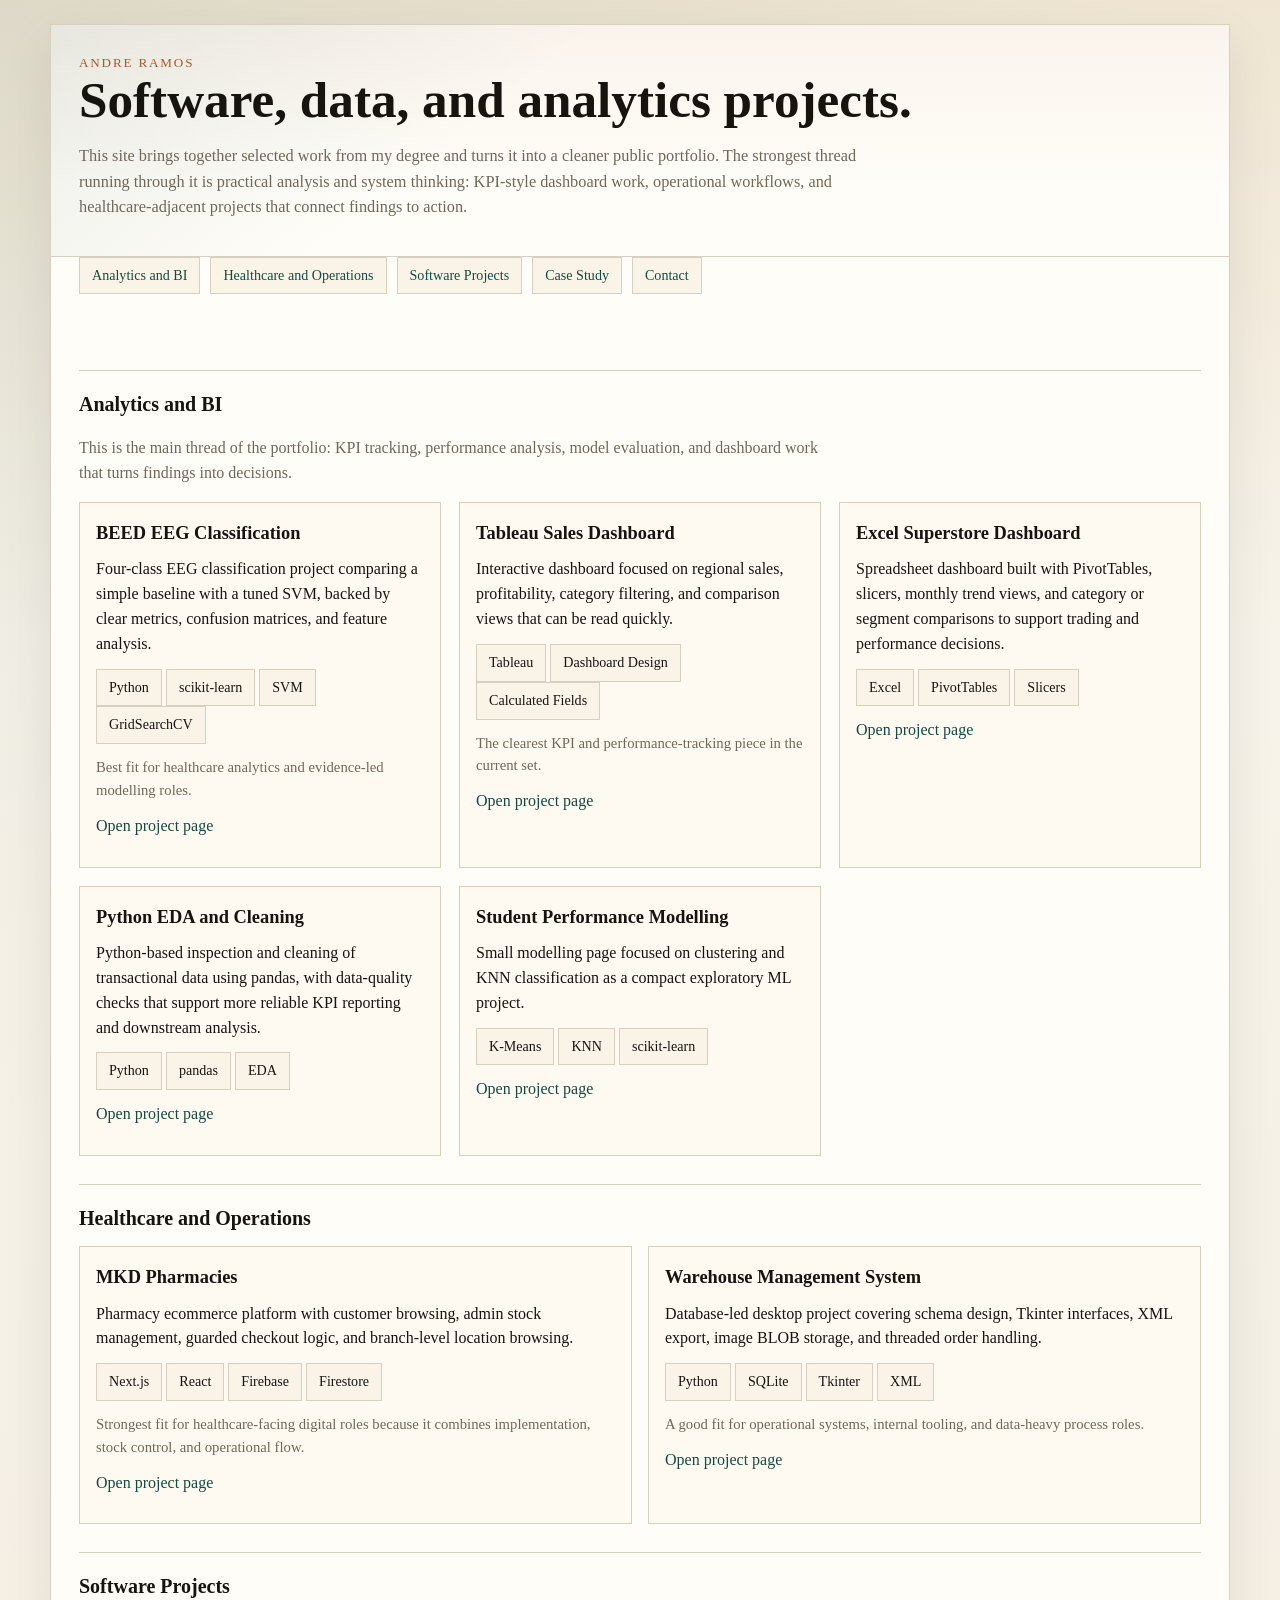
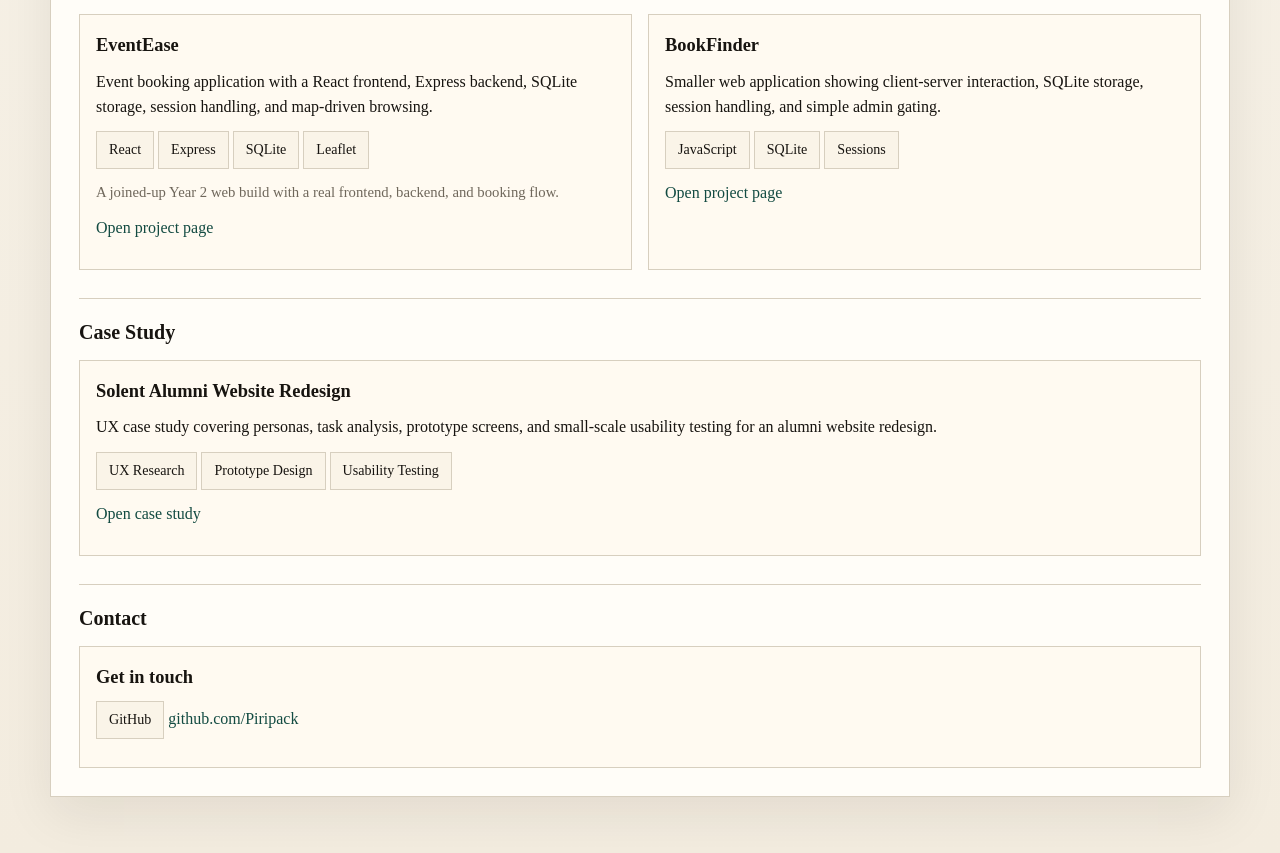
<file: index.html>
﻿<!DOCTYPE html>
<html lang="en">
<head>
  <meta charset="UTF-8">
  <meta name="viewport" content="width=device-width, initial-scale=1.0">
  <title>Andre Ramos | Portfolio</title>
  <link rel="stylesheet" href="styles.css">
</head>
<body>
  <main class="shell">
    <section class="hero">
      <div class="eyebrow">Andre Ramos</div>
      <h1>Software, data, and analytics projects.</h1>
      <p class="sub">This site brings together selected work from my degree and turns it into a cleaner public portfolio. The strongest thread running through it is practical analysis and system thinking: KPI-style dashboard work, operational workflows, and healthcare-adjacent projects that connect findings to action.</p>
    </section>

    <nav class="nav">
      <a href="#analytics">Analytics and BI</a>
      <a href="#featured">Healthcare and Operations</a>
      <a href="#technical">Software Projects</a>
      <a href="#case-study">Case Study</a>
      <a href="#contact">Contact</a>
    </nav>

    <section class="content">
      <section class="section" id="analytics">
        <h2>Analytics and BI</h2>
        <p class="lede">This is the main thread of the portfolio: KPI tracking, performance analysis, model evaluation, and dashboard work that turns findings into decisions.</p>
        <div class="feature-grid">
          <article class="card">
            <h3>BEED EEG Classification</h3>
            <p>Four-class EEG classification project comparing a simple baseline with a tuned SVM, backed by clear metrics, confusion matrices, and feature analysis.</p>
            <p><span class="pill">Python</span> <span class="pill">scikit-learn</span> <span class="pill">SVM</span> <span class="pill">GridSearchCV</span></p>
            <p class="meta">Best fit for healthcare analytics and evidence-led modelling roles.</p>
            <p><a href="projects/beed-eeg-classification/">Open project page</a></p>
          </article>

          <article class="card">
            <h3>Tableau Sales Dashboard</h3>
            <p>Interactive dashboard focused on regional sales, profitability, category filtering, and comparison views that can be read quickly.</p>
            <p><span class="pill">Tableau</span> <span class="pill">Dashboard Design</span> <span class="pill">Calculated Fields</span></p>
            <p class="meta">The clearest KPI and performance-tracking piece in the current set.</p>
            <p><a href="projects/analytics/tableau-superstore.html">Open project page</a></p>
          </article>

          <article class="card">
            <h3>Excel Superstore Dashboard</h3>
            <p>Spreadsheet dashboard built with PivotTables, slicers, monthly trend views, and category or segment comparisons to support trading and performance decisions.</p>
            <p><span class="pill">Excel</span> <span class="pill">PivotTables</span> <span class="pill">Slicers</span></p>
            <p><a href="projects/analytics/excel-superstore.html">Open project page</a></p>
          </article>

          <article class="card">
            <h3>Python EDA and Cleaning</h3>
            <p>Python-based inspection and cleaning of transactional data using pandas, with data-quality checks that support more reliable KPI reporting and downstream analysis.</p>
            <p><span class="pill">Python</span> <span class="pill">pandas</span> <span class="pill">EDA</span></p>
            <p><a href="projects/analytics/python-superstore.html">Open project page</a></p>
          </article>

          <article class="card">
            <h3>Student Performance Modelling</h3>
            <p>Small modelling page focused on clustering and KNN classification as a compact exploratory ML project.</p>
            <p><span class="pill">K-Means</span> <span class="pill">KNN</span> <span class="pill">scikit-learn</span></p>
            <p><a href="projects/analytics/student-ml.html">Open project page</a></p>
          </article>
        </div>
      </section>

      <section class="section" id="featured">
        <h2>Healthcare and Operations</h2>
        <div class="grid">
          <article class="card">
            <h3>MKD Pharmacies</h3>
            <p>Pharmacy ecommerce platform with customer browsing, admin stock management, guarded checkout logic, and branch-level location browsing.</p>
            <p><span class="pill">Next.js</span> <span class="pill">React</span> <span class="pill">Firebase</span> <span class="pill">Firestore</span></p>
            <p class="meta">Strongest fit for healthcare-facing digital roles because it combines implementation, stock control, and operational flow.</p>
            <p><a href="projects/mkd-pharmacies/">Open project page</a></p>
          </article>

          <article class="card">
            <h3>Warehouse Management System</h3>
            <p>Database-led desktop project covering schema design, Tkinter interfaces, XML export, image BLOB storage, and threaded order handling.</p>
            <p><span class="pill">Python</span> <span class="pill">SQLite</span> <span class="pill">Tkinter</span> <span class="pill">XML</span></p>
            <p class="meta">A good fit for operational systems, internal tooling, and data-heavy process roles.</p>
            <p><a href="projects/warehouse-management-system/">Open project page</a></p>
          </article>
        </div>
      </section>

      <section class="section" id="technical">
        <h2>Software Projects</h2>
        <div class="grid">
          <article class="card">
            <h3>EventEase</h3>
            <p>Event booking application with a React frontend, Express backend, SQLite storage, session handling, and map-driven browsing.</p>
            <p><span class="pill">React</span> <span class="pill">Express</span> <span class="pill">SQLite</span> <span class="pill">Leaflet</span></p>
            <p class="meta">A joined-up Year 2 web build with a real frontend, backend, and booking flow.</p>
            <p><a href="projects/web-applications/eventease.html">Open project page</a></p>
          </article>

          <article class="card">
            <h3>BookFinder</h3>
            <p>Smaller web application showing client-server interaction, SQLite storage, session handling, and simple admin gating.</p>
            <p><span class="pill">JavaScript</span> <span class="pill">SQLite</span> <span class="pill">Sessions</span></p>
            <p><a href="projects/web-applications/bookfinder.html">Open project page</a></p>
          </article>
        </div>
      </section>

      <section class="section" id="case-study">
        <h2>Case Study</h2>
        <div class="grid">
          <article class="card">
            <h3>Solent Alumni Website Redesign</h3>
            <p>UX case study covering personas, task analysis, prototype screens, and small-scale usability testing for an alumni website redesign.</p>
            <p><span class="pill">UX Research</span> <span class="pill">Prototype Design</span> <span class="pill">Usability Testing</span></p>
            <p><a href="case-studies/solent-alumni-redesign/">Open case study</a></p>
          </article>
        </div>
      </section>

      <section class="section" id="contact">
        <h2>Contact</h2>
        <div class="grid">
          <article class="card">
            <h3>Get in touch</h3>
            <p><span class="pill">GitHub</span> <a href="https://github.com/Piripack">github.com/Piripack</a></p>
          </article>
        </div>
      </section>
    </section>
  </main>
</body>
</html>
</file>
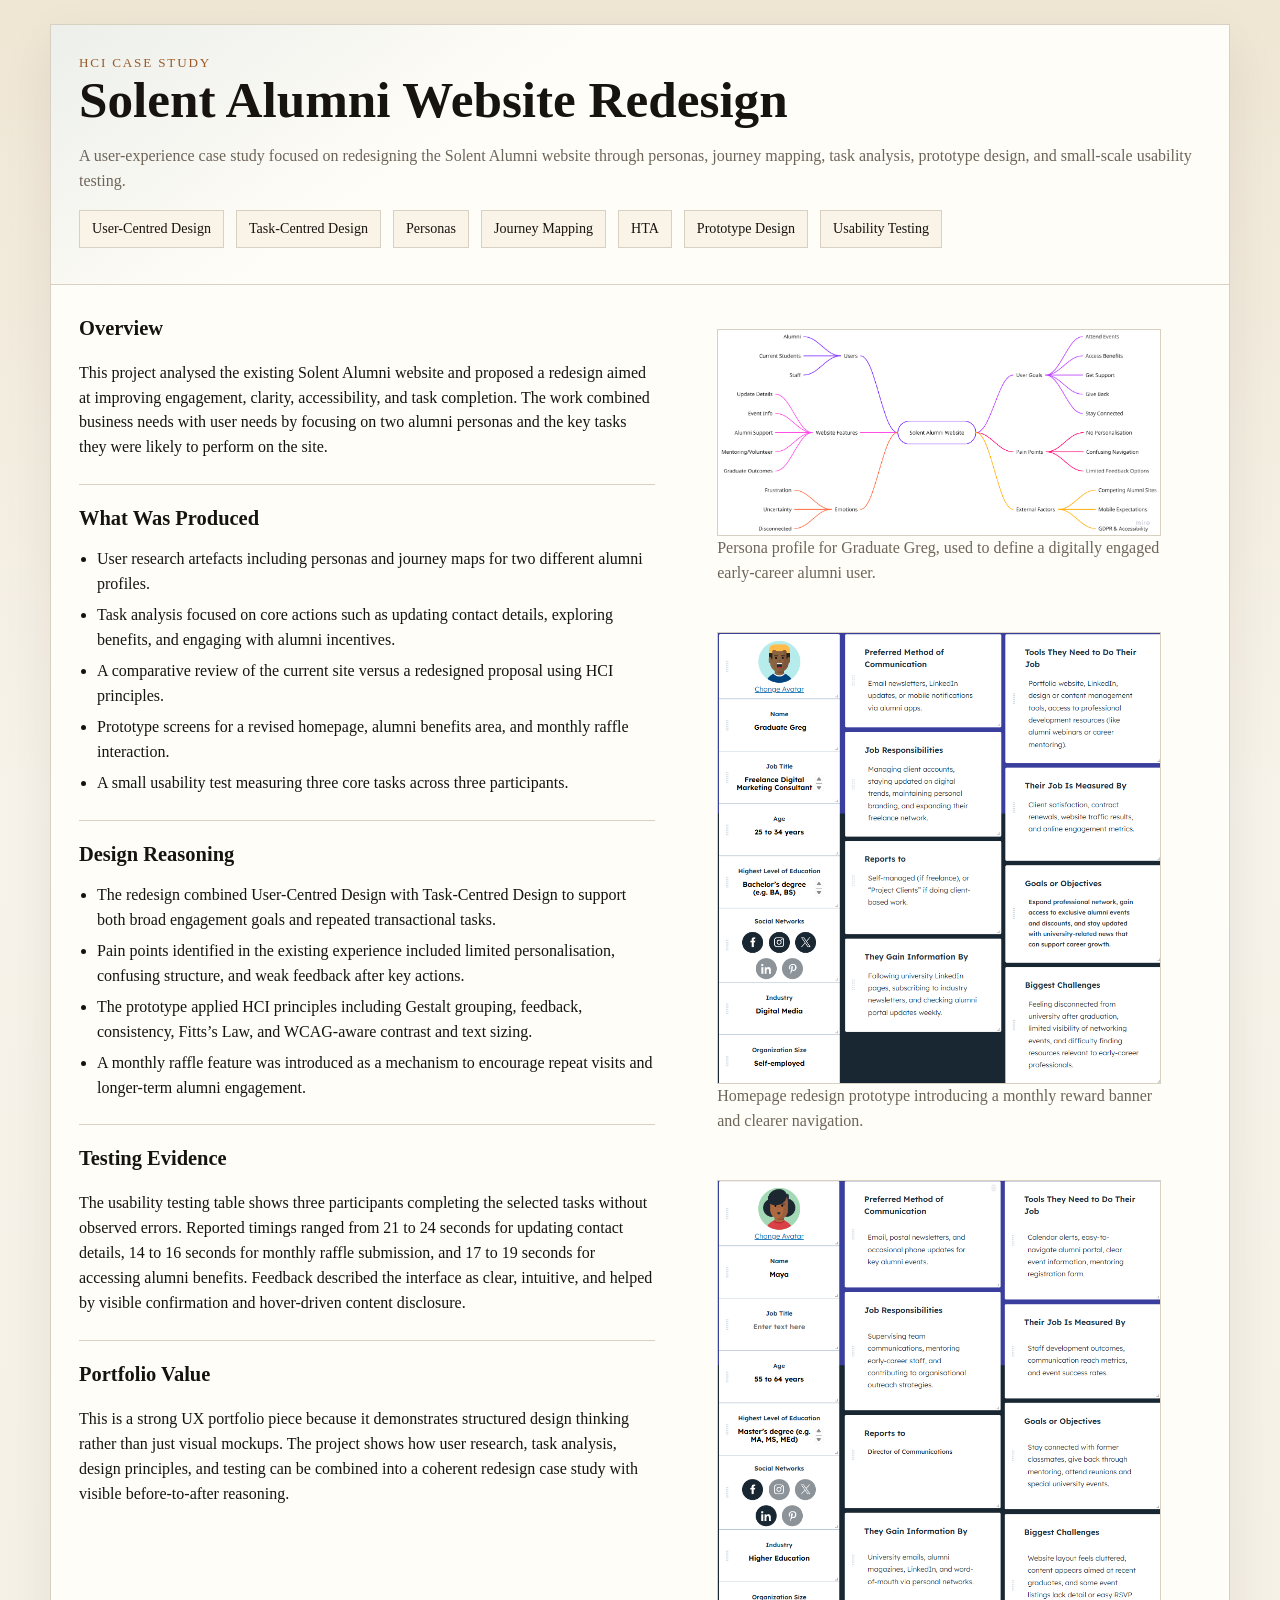
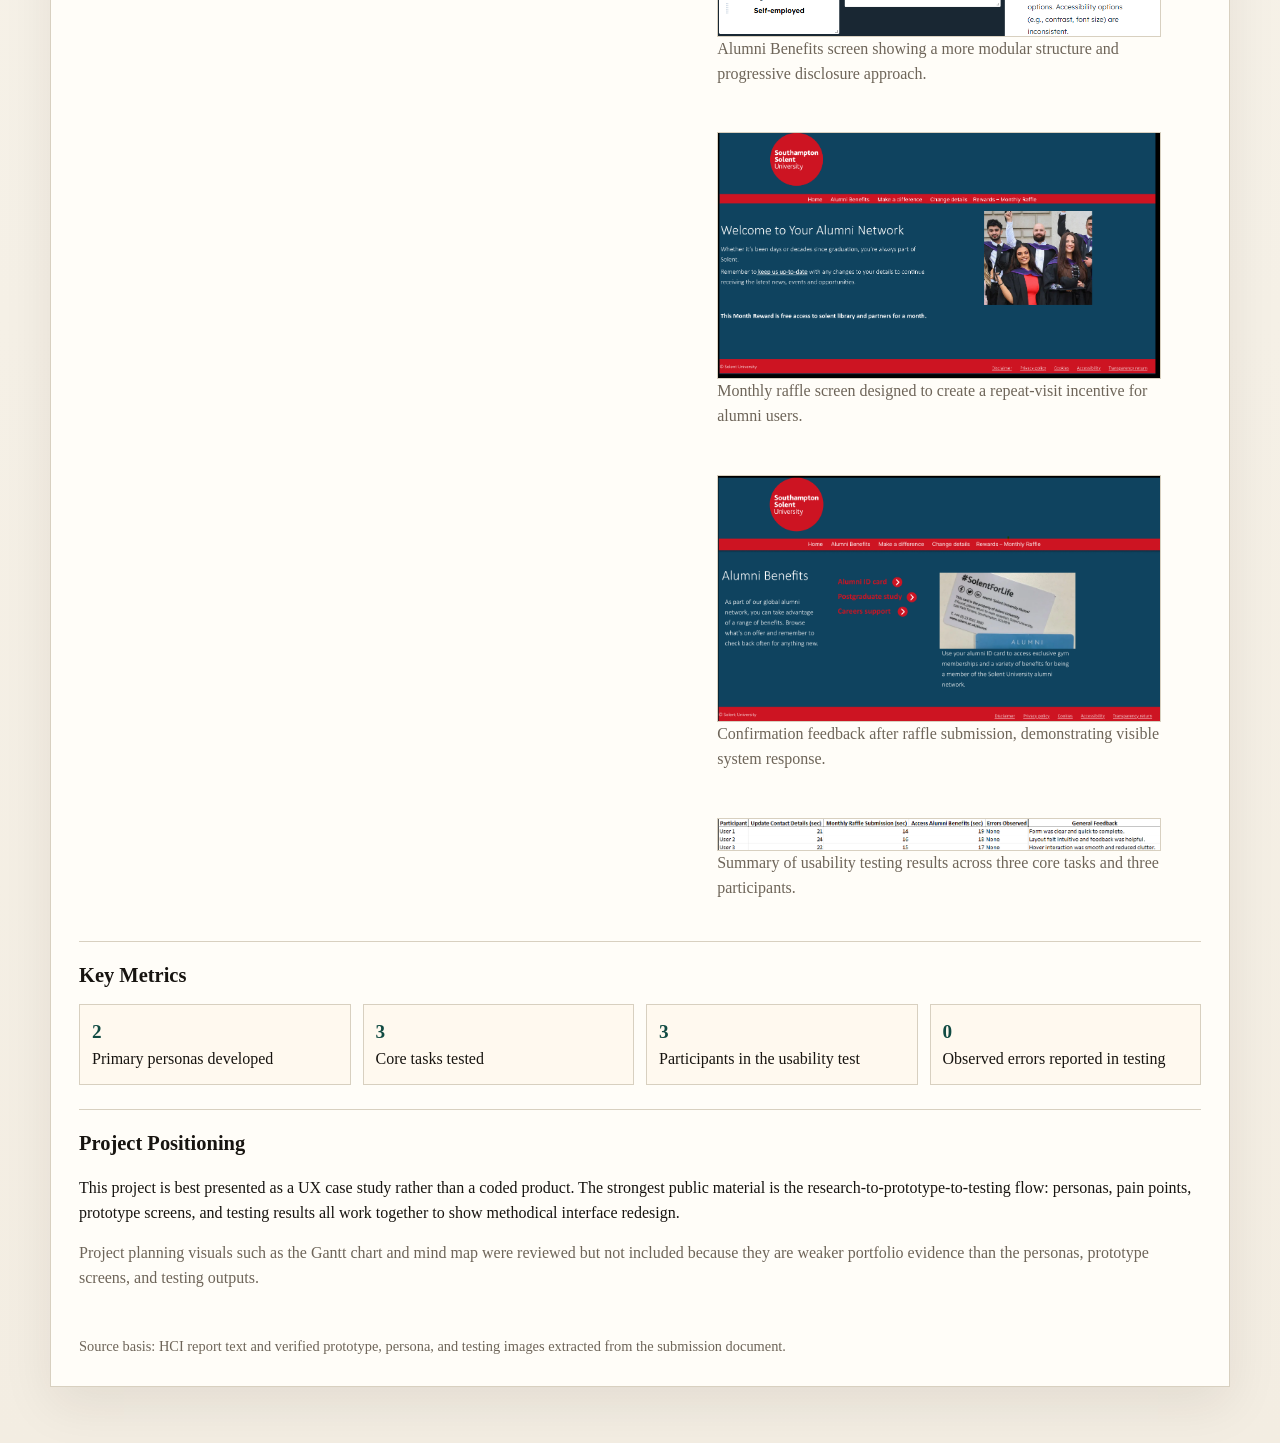
<file: case-studies/solent-alumni-redesign/index.html>
<!DOCTYPE html>
<html lang="en">
<head>
  <meta charset="UTF-8">
  <meta name="viewport" content="width=device-width, initial-scale=1.0">
  <title>Solent Alumni Website Redesign</title>
  <link rel="stylesheet" href="styles.css">
</head>
<body>
  <main class="page">
    <section class="hero">
      <div class="eyebrow">HCI Case Study</div>
      <h1>Solent Alumni Website Redesign</h1>
      <p class="sub">A user-experience case study focused on redesigning the Solent Alumni website through personas, journey mapping, task analysis, prototype design, and small-scale usability testing.</p>
      <div>
        <span class="pill">User-Centred Design</span>
        <span class="pill">Task-Centred Design</span>
        <span class="pill">Personas</span>
        <span class="pill">Journey Mapping</span>
        <span class="pill">HTA</span>
        <span class="pill">Prototype Design</span>
        <span class="pill">Usability Testing</span>
      </div>
    </section>

    <section class="content">
      <div class="split">
        <div>
          <h2>Overview</h2>
          <p>This project analysed the existing Solent Alumni website and proposed a redesign aimed at improving engagement, clarity, accessibility, and task completion. The work combined business needs with user needs by focusing on two alumni personas and the key tasks they were likely to perform on the site.</p>

          <div class="section">
            <h2>What Was Produced</h2>
            <ul>
              <li>User research artefacts including personas and journey maps for two different alumni profiles.</li>
              <li>Task analysis focused on core actions such as updating contact details, exploring benefits, and engaging with alumni incentives.</li>
              <li>A comparative review of the current site versus a redesigned proposal using HCI principles.</li>
              <li>Prototype screens for a revised homepage, alumni benefits area, and monthly raffle interaction.</li>
              <li>A small usability test measuring three core tasks across three participants.</li>
            </ul>
          </div>

          <div class="section">
            <h2>Design Reasoning</h2>
            <ul>
              <li>The redesign combined User-Centred Design with Task-Centred Design to support both broad engagement goals and repeated transactional tasks.</li>
              <li>Pain points identified in the existing experience included limited personalisation, confusing structure, and weak feedback after key actions.</li>
              <li>The prototype applied HCI principles including Gestalt grouping, feedback, consistency, Fitts’s Law, and WCAG-aware contrast and text sizing.</li>
              <li>A monthly raffle feature was introduced as a mechanism to encourage repeat visits and longer-term alumni engagement.</li>
            </ul>
          </div>

          <div class="section">
            <h2>Testing Evidence</h2>
            <p>The usability testing table shows three participants completing the selected tasks without observed errors. Reported timings ranged from 21 to 24 seconds for updating contact details, 14 to 16 seconds for monthly raffle submission, and 17 to 19 seconds for accessing alumni benefits. Feedback described the interface as clear, intuitive, and helped by visible confirmation and hover-driven content disclosure.</p>
          </div>

          <div class="section">
            <h2>Portfolio Value</h2>
            <p>This is a strong UX portfolio piece because it demonstrates structured design thinking rather than just visual mockups. The project shows how user research, task analysis, design principles, and testing can be combined into a coherent redesign case study with visible before-to-after reasoning.</p>
          </div>
        </div>

        <div class="gallery">
          <figure>
            <img src="images/image5.png" alt="Persona card for Graduate Greg">
            <figcaption class="caption">Persona profile for Graduate Greg, used to define a digitally engaged early-career alumni user.</figcaption>
          </figure>
          <figure>
            <img src="images/image6.png" alt="Homepage redesign prototype">
            <figcaption class="caption">Homepage redesign prototype introducing a monthly reward banner and clearer navigation.</figcaption>
          </figure>
          <figure>
            <img src="images/image7.png" alt="Alumni benefits prototype">
            <figcaption class="caption">Alumni Benefits screen showing a more modular structure and progressive disclosure approach.</figcaption>
          </figure>
          <figure>
            <img src="images/image10.png" alt="Monthly raffle prototype">
            <figcaption class="caption">Monthly raffle screen designed to create a repeat-visit incentive for alumni users.</figcaption>
          </figure>
          <figure>
            <img src="images/image11.png" alt="Raffle submission confirmation">
            <figcaption class="caption">Confirmation feedback after raffle submission, demonstrating visible system response.</figcaption>
          </figure>
          <figure>
            <img src="images/image14.png" alt="Usability testing summary table">
            <figcaption class="caption">Summary of usability testing results across three core tasks and three participants.</figcaption>
          </figure>
        </div>
      </div>

      <section class="section">
        <h2>Key Metrics</h2>
        <div class="metrics">
          <div class="metric"><strong>2</strong>Primary personas developed</div>
          <div class="metric"><strong>3</strong>Core tasks tested</div>
          <div class="metric"><strong>3</strong>Participants in the usability test</div>
          <div class="metric"><strong>0</strong>Observed errors reported in testing</div>
        </div>
      </section>

      <section class="section">
        <h2>Project Positioning</h2>
        <p>This project is best presented as a UX case study rather than a coded product. The strongest public material is the research-to-prototype-to-testing flow: personas, pain points, prototype screens, and testing results all work together to show methodical interface redesign.</p>
        <p class="note">Project planning visuals such as the Gantt chart and mind map were reviewed but not included because they are weaker portfolio evidence than the personas, prototype screens, and testing outputs.</p>
      </section>
    </section>

    <div class="footer">Source basis: HCI report text and verified prototype, persona, and testing images extracted from the submission document.</div>
  </main>
  <script src="lightbox.js"></script>
</body>
</html>
</file>
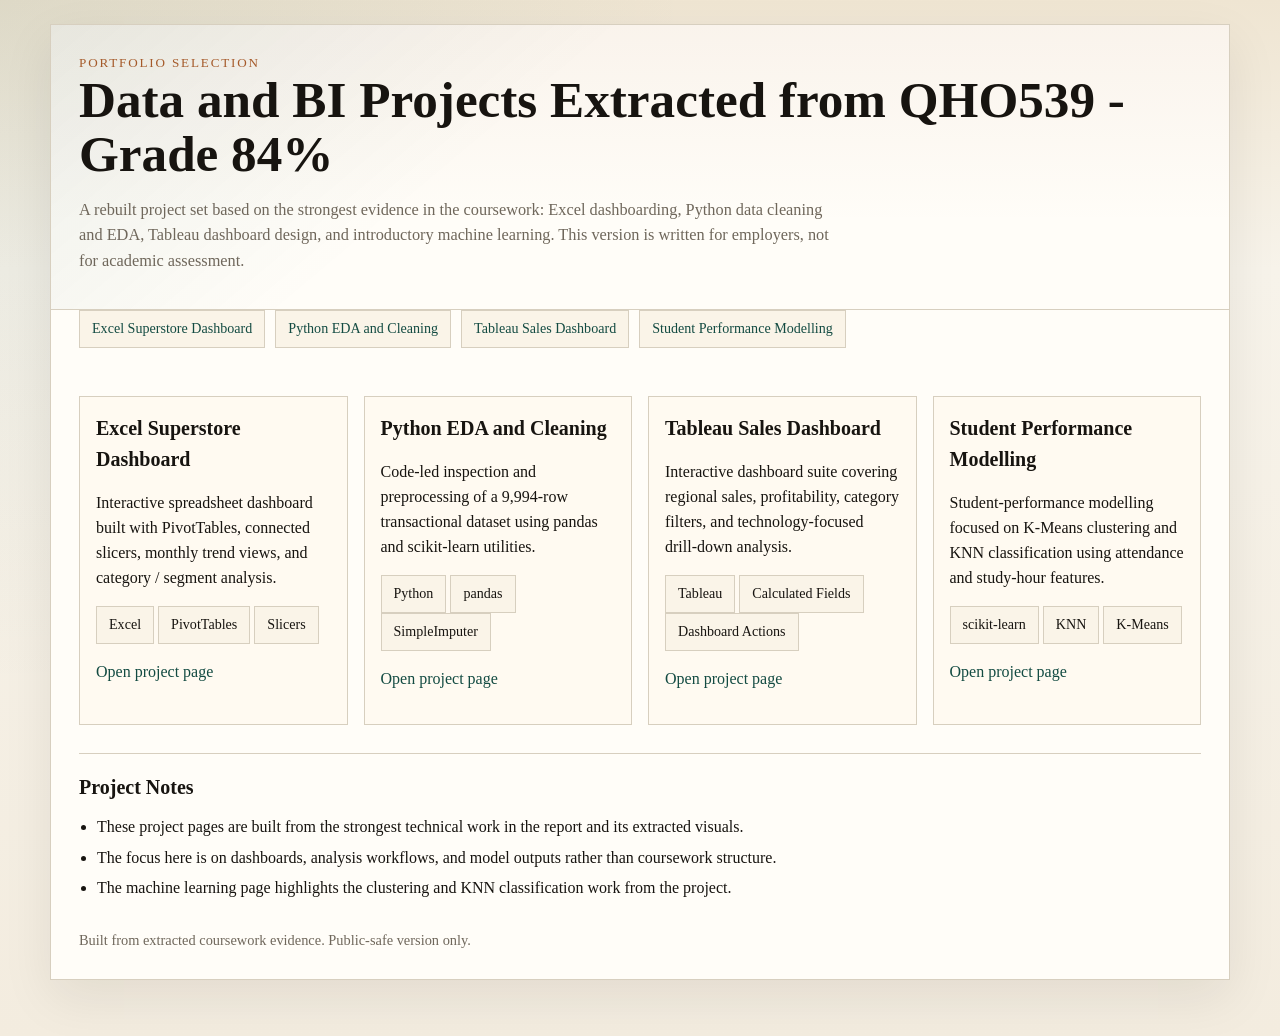
<file: projects/analytics/index.html>
<!DOCTYPE html>
<html lang="en">
<head>
  <meta charset="UTF-8">
  <meta name="viewport" content="width=device-width, initial-scale=1.0">
  <title>Andre Ramos | Data Portfolio</title>
  <link rel="stylesheet" href="styles.css">
</head>
<body>
  <main class="shell">
    <section class="hero">
      <div class="eyebrow">Portfolio Selection</div>
      <h1>Data and BI Projects Extracted from QHO539 - Grade 84%</h1>
      <p class="sub">A rebuilt project set based on the strongest evidence in the coursework: Excel dashboarding, Python data cleaning and EDA, Tableau dashboard design, and introductory machine learning. This version is written for employers, not for academic assessment.</p>
    </section>
    <nav class="nav">
      <a href="excel-superstore.html">Excel Superstore Dashboard</a>
      <a href="python-superstore.html">Python EDA and Cleaning</a>
      <a href="tableau-superstore.html">Tableau Sales Dashboard</a>
      <a href="student-ml.html">Student Performance Modelling</a>
    </nav>
    <section class="content">
      <div class="grid">
        <article class="card">
          <h2>Excel Superstore Dashboard</h2>
          <p>Interactive spreadsheet dashboard built with PivotTables, connected slicers, monthly trend views, and category / segment analysis.</p>
          <p><span class="pill">Excel</span> <span class="pill">PivotTables</span> <span class="pill">Slicers</span></p>
          <p><a href="excel-superstore.html">Open project page</a></p>
        </article>
        <article class="card">
          <h2>Python EDA and Cleaning</h2>
          <p>Code-led inspection and preprocessing of a 9,994-row transactional dataset using pandas and scikit-learn utilities.</p>
          <p><span class="pill">Python</span> <span class="pill">pandas</span> <span class="pill">SimpleImputer</span></p>
          <p><a href="python-superstore.html">Open project page</a></p>
        </article>
        <article class="card">
          <h2>Tableau Sales Dashboard</h2>
          <p>Interactive dashboard suite covering regional sales, profitability, category filters, and technology-focused drill-down analysis.</p>
          <p><span class="pill">Tableau</span> <span class="pill">Calculated Fields</span> <span class="pill">Dashboard Actions</span></p>
          <p><a href="tableau-superstore.html">Open project page</a></p>
        </article>
        <article class="card">
          <h2>Student Performance Modelling</h2>
          <p>Student-performance modelling focused on K-Means clustering and KNN classification using attendance and study-hour features.</p>
          <p><span class="pill">scikit-learn</span> <span class="pill">KNN</span> <span class="pill">K-Means</span></p>
          <p><a href="student-ml.html">Open project page</a></p>
        </article>
      </div>
      <section class="section">
        <h2>Project Notes</h2>
        <ul>
          <li>These project pages are built from the strongest technical work in the report and its extracted visuals.</li>
          <li>The focus here is on dashboards, analysis workflows, and model outputs rather than coursework structure.</li>
          <li>The machine learning page highlights the clustering and KNN classification work from the project.</li>
        </ul>
      </section>
    </section>
    <div class="footer">Built from extracted coursework evidence. Public-safe version only.</div>
  </main>
  <script src="lightbox.js"></script>
</body>
</html>
</file>
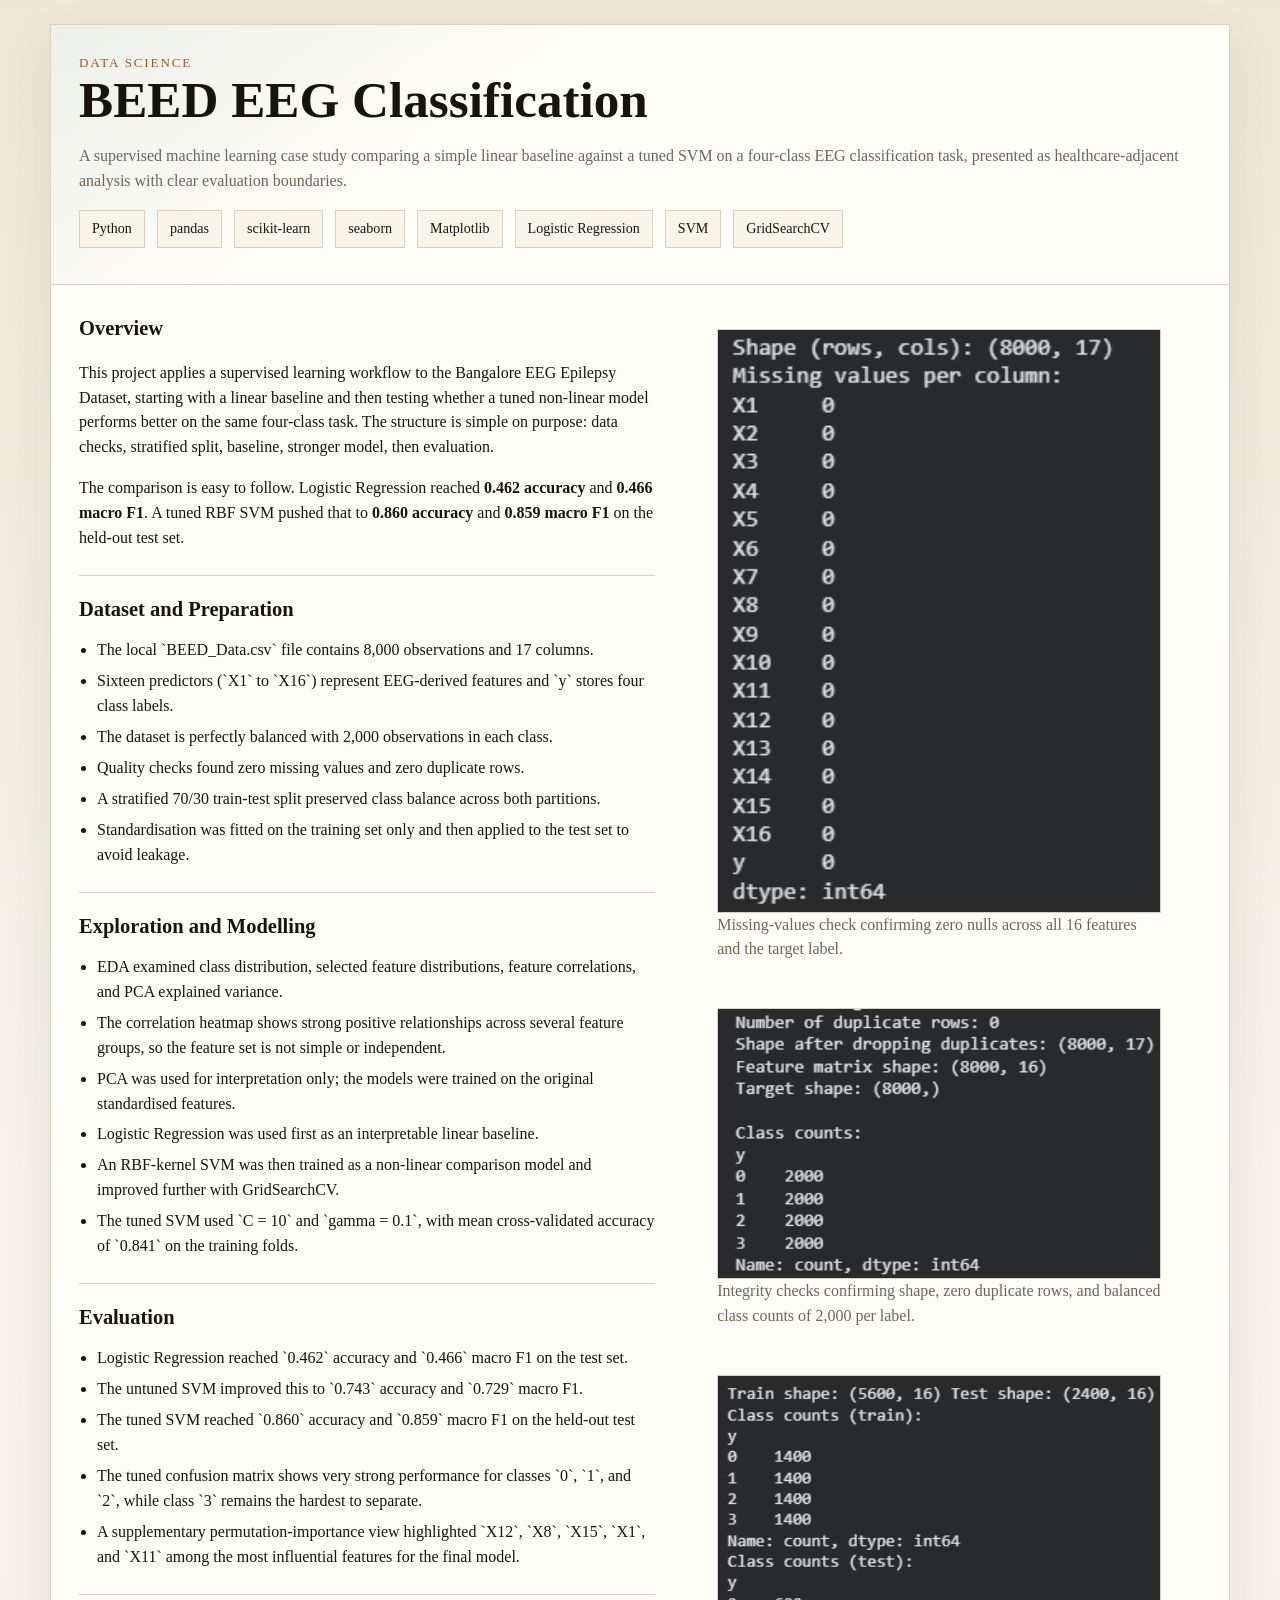
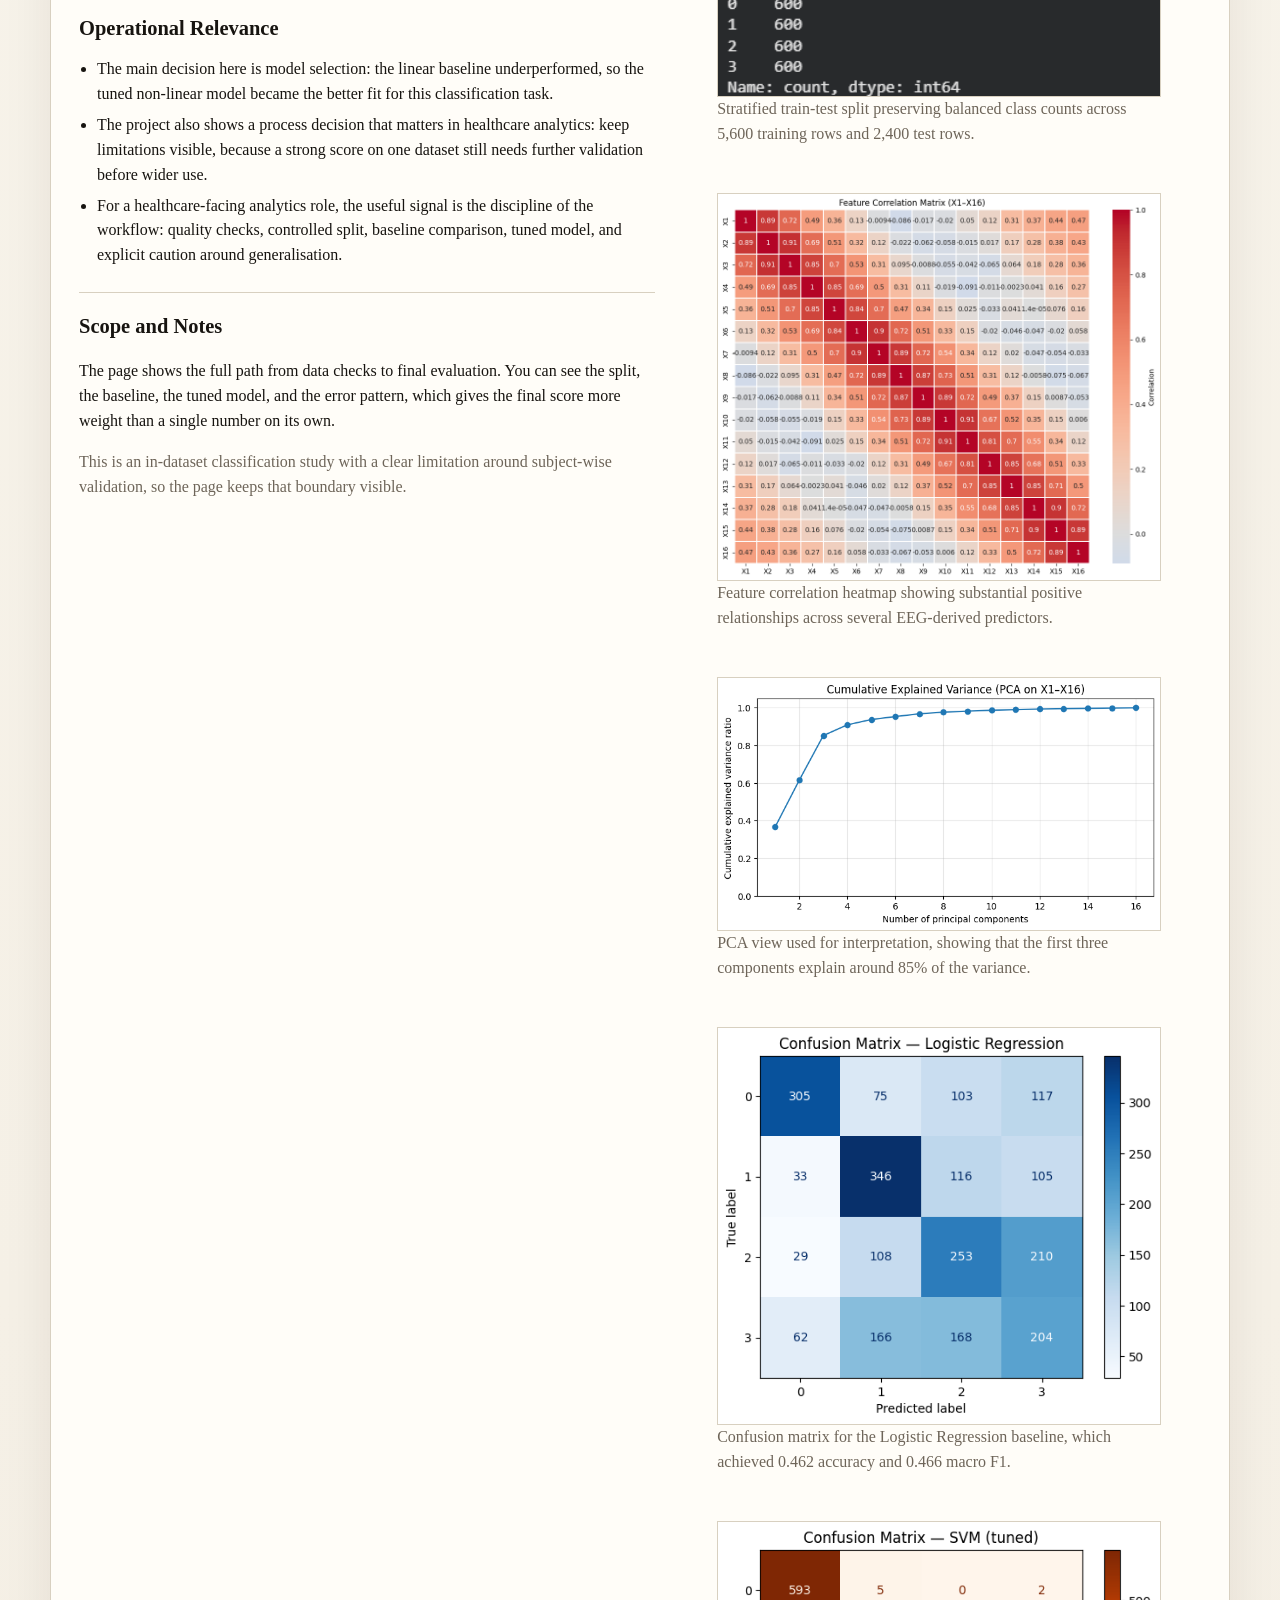
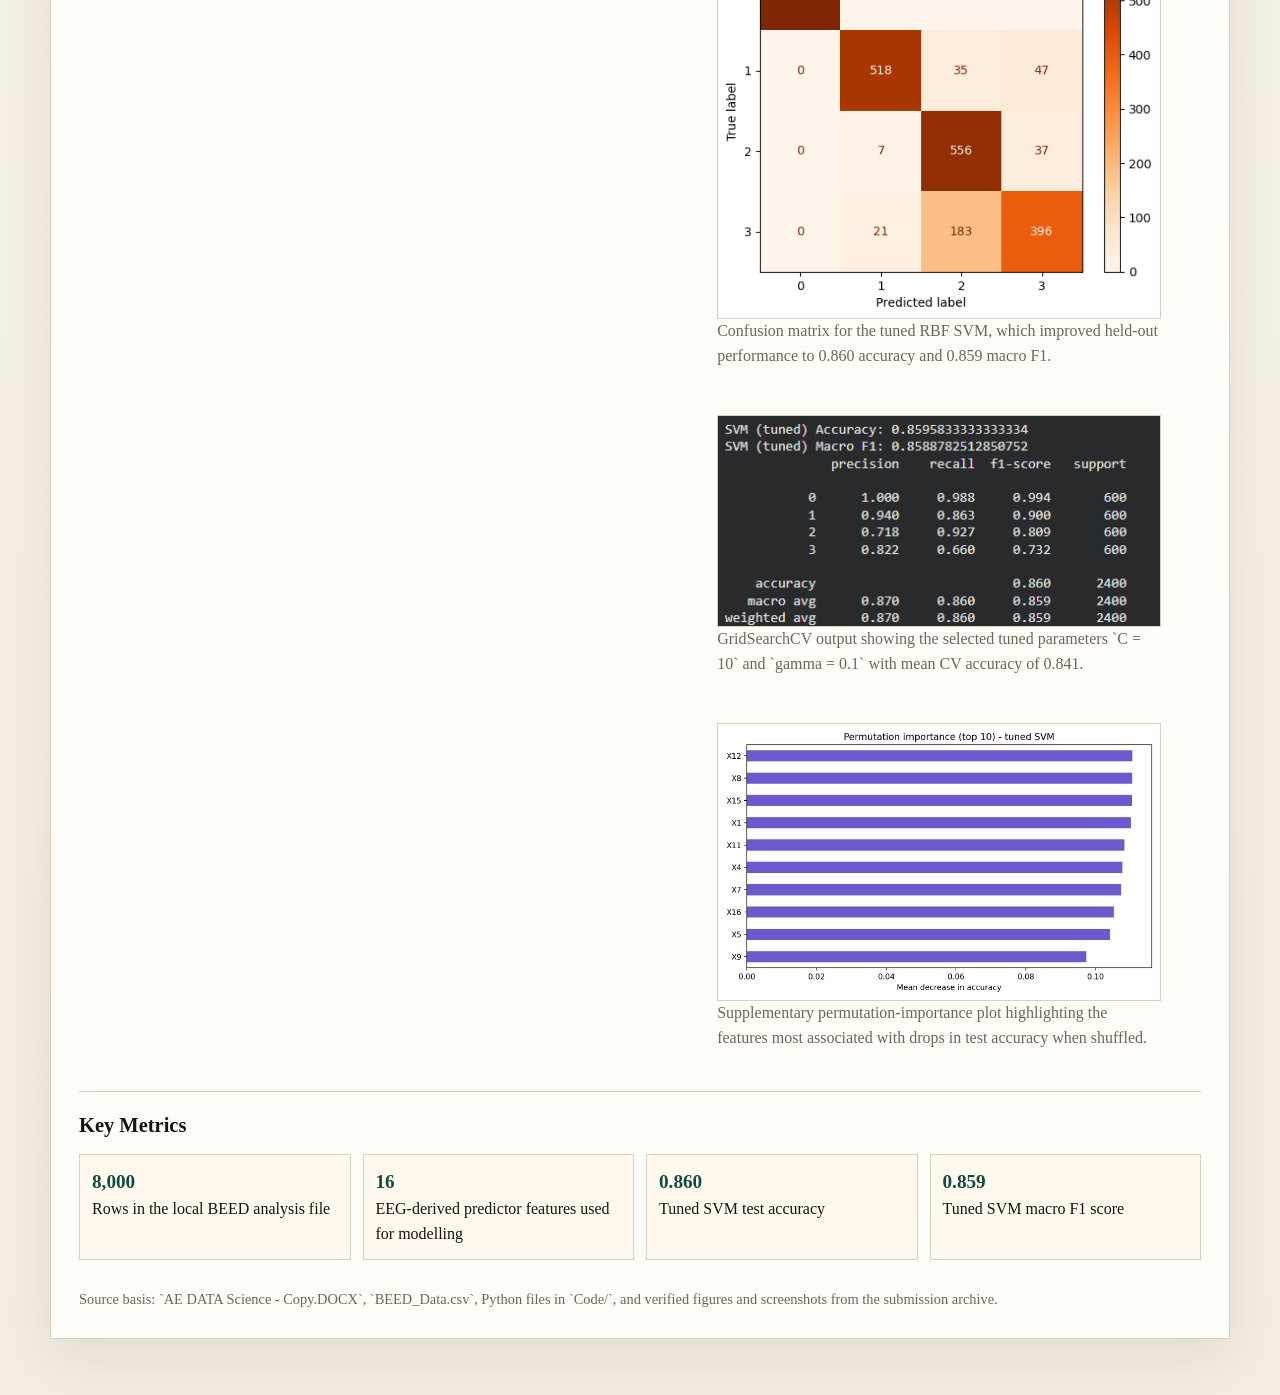
<file: projects/beed-eeg-classification/index.html>
<!DOCTYPE html>
<html lang="en">
<head>
  <meta charset="UTF-8">
  <meta name="viewport" content="width=device-width, initial-scale=1.0">
  <title>BEED EEG Classification</title>
  <link rel="stylesheet" href="styles.css">
</head>
<body>
  <main class="page">
    <section class="hero">
      <div class="eyebrow">Data Science</div>
      <h1>BEED EEG Classification</h1>
      <p class="sub">A supervised machine learning case study comparing a simple linear baseline against a tuned SVM on a four-class EEG classification task, presented as healthcare-adjacent analysis with clear evaluation boundaries.</p>
      <div>
        <span class="pill">Python</span>
        <span class="pill">pandas</span>
        <span class="pill">scikit-learn</span>
        <span class="pill">seaborn</span>
        <span class="pill">Matplotlib</span>
        <span class="pill">Logistic Regression</span>
        <span class="pill">SVM</span>
        <span class="pill">GridSearchCV</span>
      </div>
    </section>

    <section class="content">
      <div class="split">
        <div>
          <h2>Overview</h2>
          <p>This project applies a supervised learning workflow to the Bangalore EEG Epilepsy Dataset, starting with a linear baseline and then testing whether a tuned non-linear model performs better on the same four-class task. The structure is simple on purpose: data checks, stratified split, baseline, stronger model, then evaluation.</p>
          <p>The comparison is easy to follow. Logistic Regression reached <strong>0.462 accuracy</strong> and <strong>0.466 macro F1</strong>. A tuned RBF SVM pushed that to <strong>0.860 accuracy</strong> and <strong>0.859 macro F1</strong> on the held-out test set.</p>

          <div class="section">
            <h2>Dataset and Preparation</h2>
            <ul>
              <li>The local `BEED_Data.csv` file contains 8,000 observations and 17 columns.</li>
              <li>Sixteen predictors (`X1` to `X16`) represent EEG-derived features and `y` stores four class labels.</li>
              <li>The dataset is perfectly balanced with 2,000 observations in each class.</li>
              <li>Quality checks found zero missing values and zero duplicate rows.</li>
              <li>A stratified 70/30 train-test split preserved class balance across both partitions.</li>
              <li>Standardisation was fitted on the training set only and then applied to the test set to avoid leakage.</li>
            </ul>
          </div>

          <div class="section">
            <h2>Exploration and Modelling</h2>
            <ul>
              <li>EDA examined class distribution, selected feature distributions, feature correlations, and PCA explained variance.</li>
              <li>The correlation heatmap shows strong positive relationships across several feature groups, so the feature set is not simple or independent.</li>
              <li>PCA was used for interpretation only; the models were trained on the original standardised features.</li>
              <li>Logistic Regression was used first as an interpretable linear baseline.</li>
              <li>An RBF-kernel SVM was then trained as a non-linear comparison model and improved further with GridSearchCV.</li>
              <li>The tuned SVM used `C = 10` and `gamma = 0.1`, with mean cross-validated accuracy of `0.841` on the training folds.</li>
            </ul>
          </div>

          <div class="section">
            <h2>Evaluation</h2>
            <ul>
              <li>Logistic Regression reached `0.462` accuracy and `0.466` macro F1 on the test set.</li>
              <li>The untuned SVM improved this to `0.743` accuracy and `0.729` macro F1.</li>
              <li>The tuned SVM reached `0.860` accuracy and `0.859` macro F1 on the held-out test set.</li>
              <li>The tuned confusion matrix shows very strong performance for classes `0`, `1`, and `2`, while class `3` remains the hardest to separate.</li>
              <li>A supplementary permutation-importance view highlighted `X12`, `X8`, `X15`, `X1`, and `X11` among the most influential features for the final model.</li>
            </ul>
          </div>

          <div class="section">
            <h2>Operational Relevance</h2>
            <ul>
              <li>The main decision here is model selection: the linear baseline underperformed, so the tuned non-linear model became the better fit for this classification task.</li>
              <li>The project also shows a process decision that matters in healthcare analytics: keep limitations visible, because a strong score on one dataset still needs further validation before wider use.</li>
              <li>For a healthcare-facing analytics role, the useful signal is the discipline of the workflow: quality checks, controlled split, baseline comparison, tuned model, and explicit caution around generalisation.</li>
            </ul>
          </div>

          <div class="section">
            <h2>Scope and Notes</h2>
            <p>The page shows the full path from data checks to final evaluation. You can see the split, the baseline, the tuned model, and the error pattern, which gives the final score more weight than a single number on its own.</p>
            <p class="note">This is an in-dataset classification study with a clear limitation around subject-wise validation, so the page keeps that boundary visible.</p>
          </div>
        </div>

        <div class="gallery">
          <figure>
            <img src="images/missing-values-check.png" alt="Missing values check for BEED dataset">
            <figcaption class="caption">Missing-values check confirming zero nulls across all 16 features and the target label.</figcaption>
          </figure>
          <figure>
            <img src="images/dataset-integrity.png" alt="Dataset integrity checks for BEED dataset">
            <figcaption class="caption">Integrity checks confirming shape, zero duplicate rows, and balanced class counts of 2,000 per label.</figcaption>
          </figure>
          <figure>
            <img src="images/stratified-split.png" alt="Stratified train test split counts">
            <figcaption class="caption">Stratified train-test split preserving balanced class counts across 5,600 training rows and 2,400 test rows.</figcaption>
          </figure>
          <figure>
            <img src="images/correlation-heatmap.png" alt="Correlation heatmap for X1 to X16">
            <figcaption class="caption">Feature correlation heatmap showing substantial positive relationships across several EEG-derived predictors.</figcaption>
          </figure>
          <figure>
            <img src="images/pca-explained-variance.png" alt="PCA cumulative explained variance chart">
            <figcaption class="caption">PCA view used for interpretation, showing that the first three components explain around 85% of the variance.</figcaption>
          </figure>
          <figure>
            <img src="images/confusion-logistic.png" alt="Confusion matrix for Logistic Regression">
            <figcaption class="caption">Confusion matrix for the Logistic Regression baseline, which achieved 0.462 accuracy and 0.466 macro F1.</figcaption>
          </figure>
          <figure>
            <img src="images/confusion-svm-tuned.png" alt="Confusion matrix for tuned SVM">
            <figcaption class="caption">Confusion matrix for the tuned RBF SVM, which improved held-out performance to 0.860 accuracy and 0.859 macro F1.</figcaption>
          </figure>
          <figure>
            <img src="images/gridsearch-results.png" alt="GridSearch best parameters and accuracy">
            <figcaption class="caption">GridSearchCV output showing the selected tuned parameters `C = 10` and `gamma = 0.1` with mean CV accuracy of 0.841.</figcaption>
          </figure>
          <figure>
            <img src="images/permutation-importance.png" alt="Permutation importance for tuned SVM">
            <figcaption class="caption">Supplementary permutation-importance plot highlighting the features most associated with drops in test accuracy when shuffled.</figcaption>
          </figure>
        </div>
      </div>

      <section class="section">
        <h2>Key Metrics</h2>
        <div class="metrics">
          <div class="metric"><strong>8,000</strong>Rows in the local BEED analysis file</div>
          <div class="metric"><strong>16</strong>EEG-derived predictor features used for modelling</div>
          <div class="metric"><strong>0.860</strong>Tuned SVM test accuracy</div>
          <div class="metric"><strong>0.859</strong>Tuned SVM macro F1 score</div>
        </div>
      </section>
    </section>

    <div class="footer">Source basis: `AE DATA Science - Copy.DOCX`, `BEED_Data.csv`, Python files in `Code/`, and verified figures and screenshots from the submission archive.</div>
  </main>
  <script src="lightbox.js"></script>
</body>
</html>
</file>
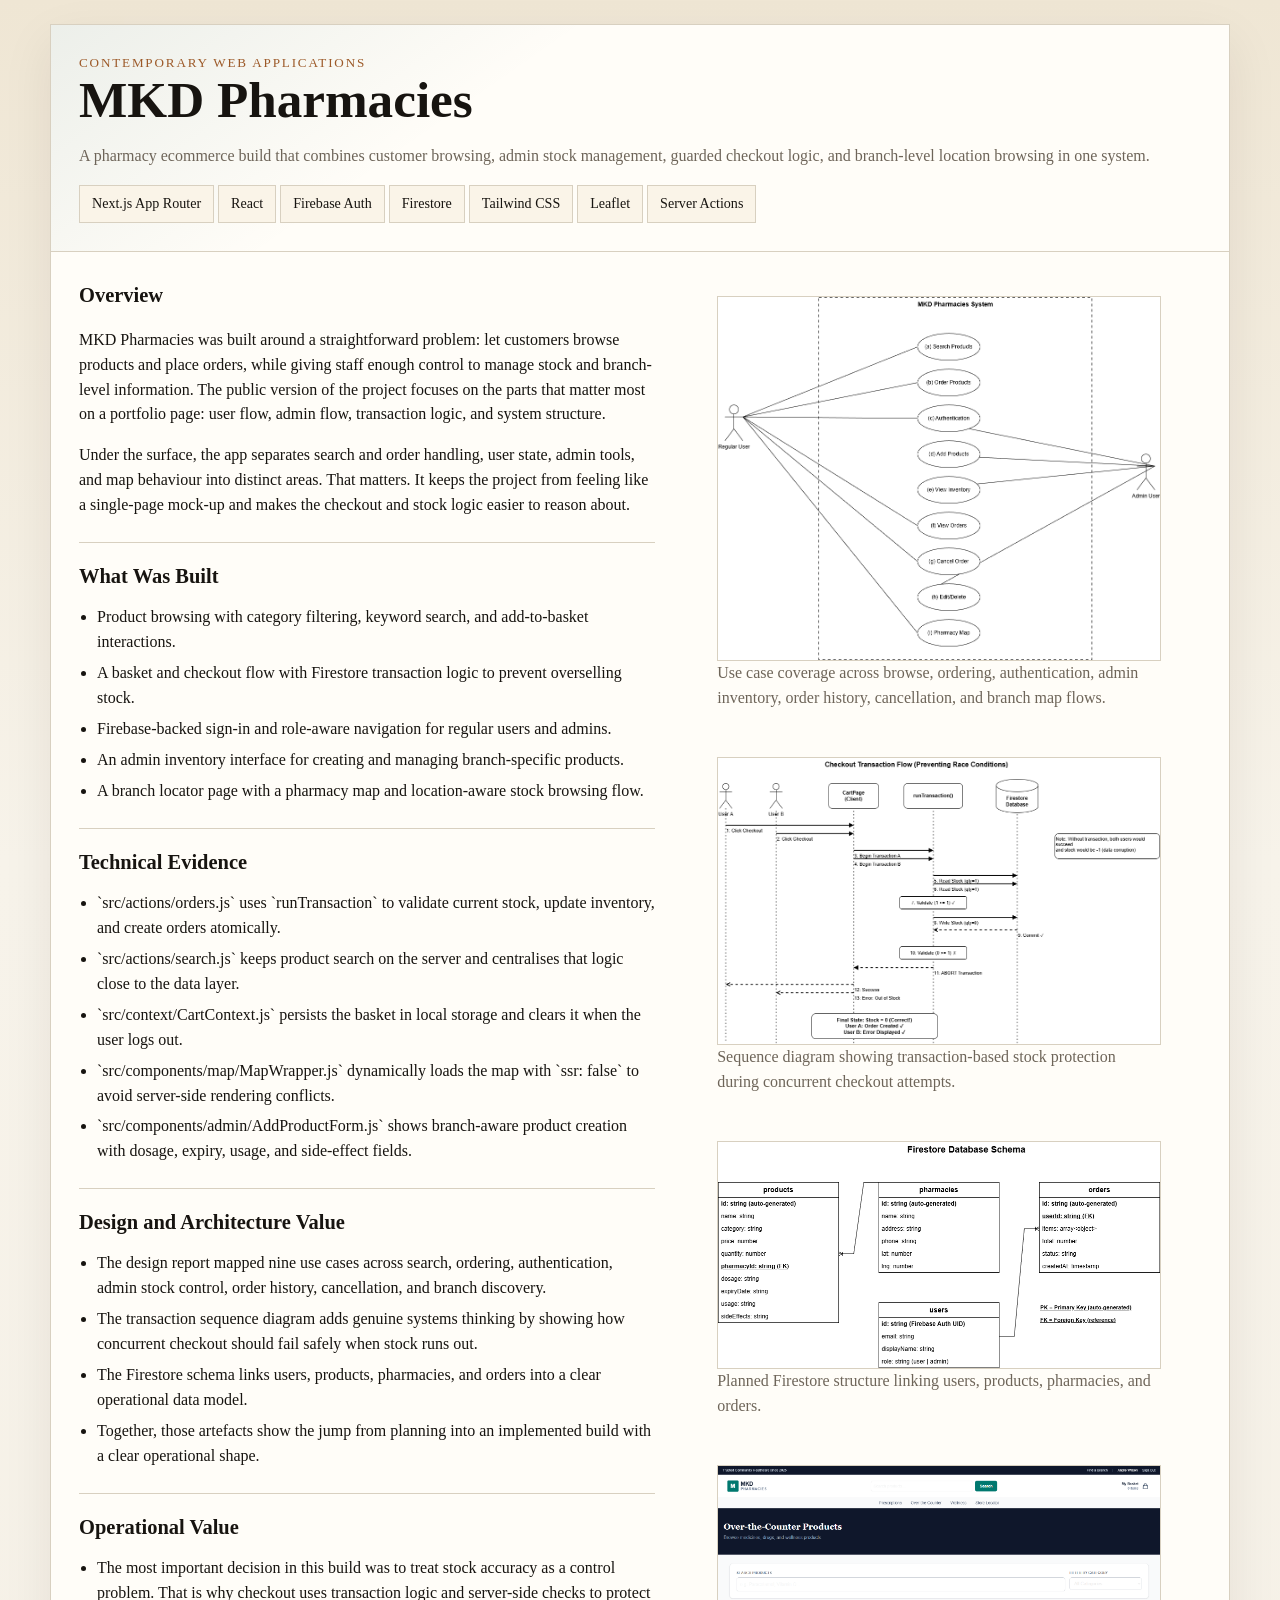
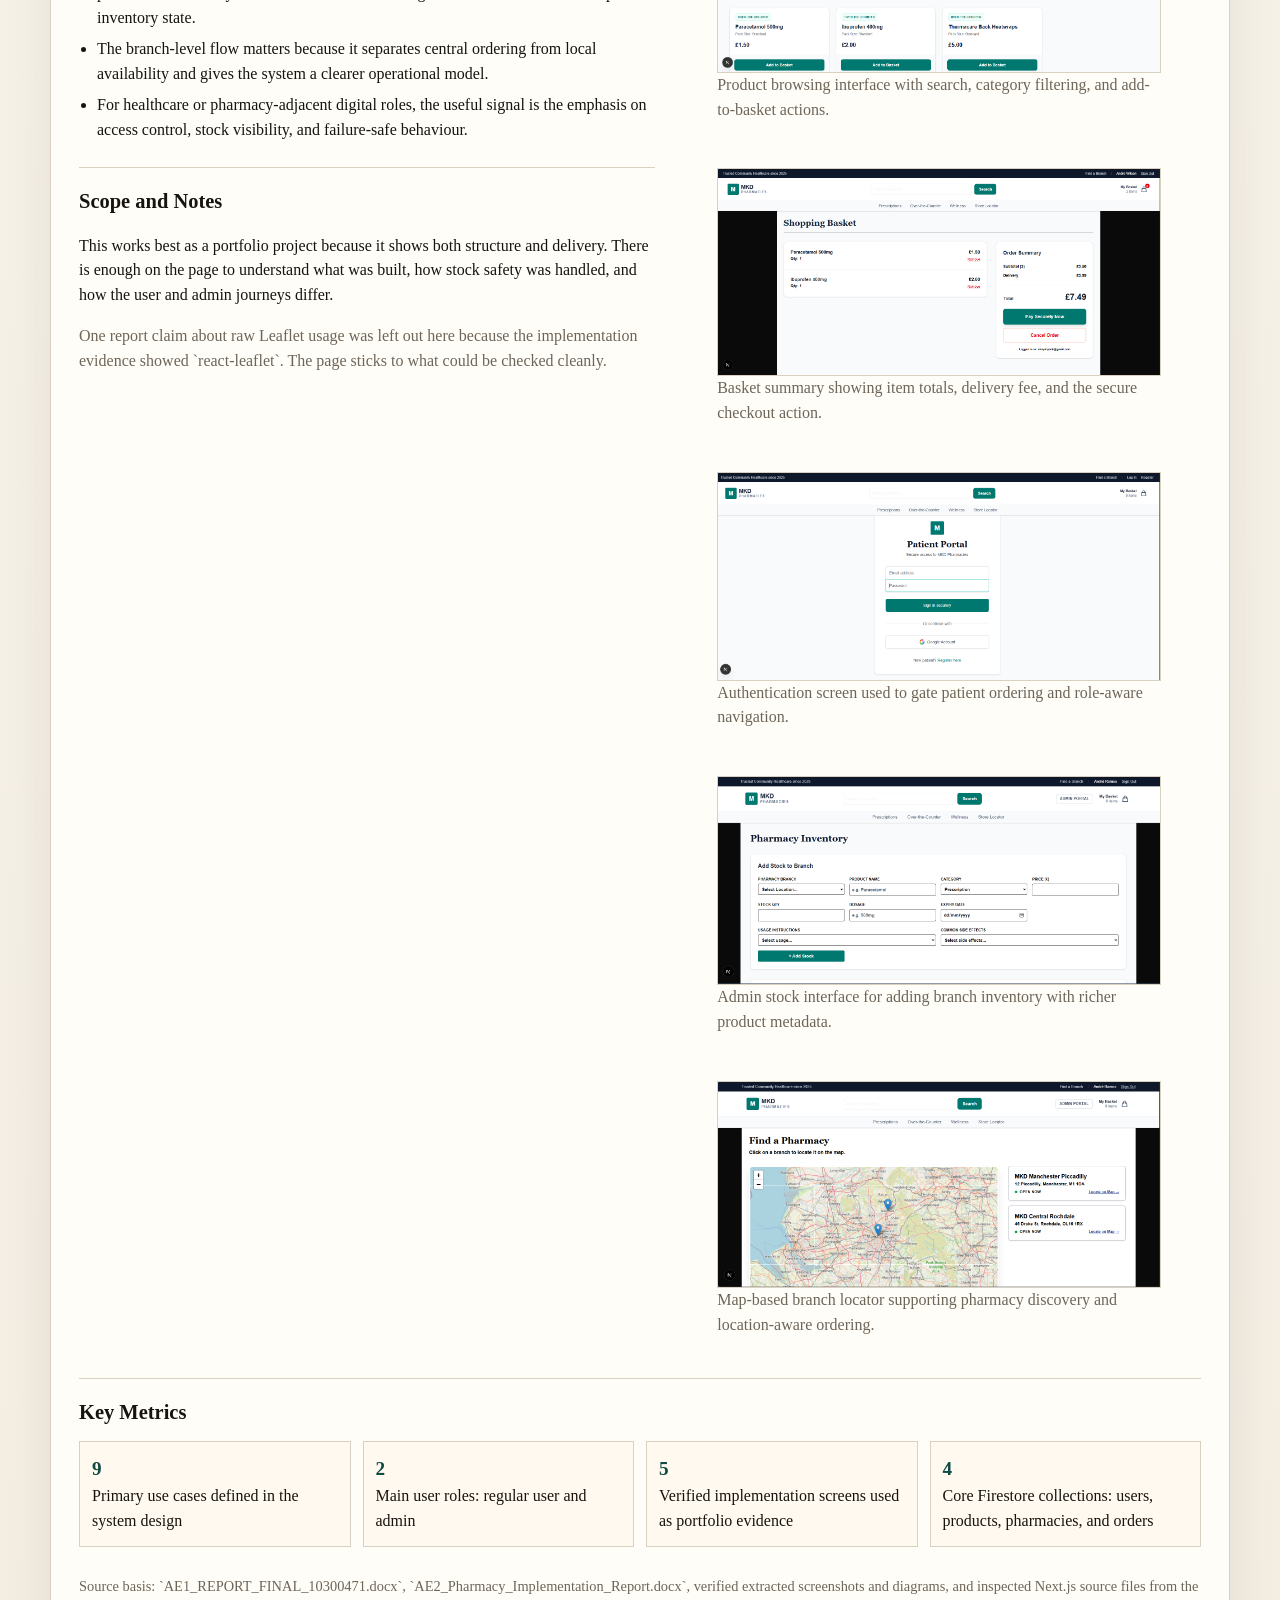
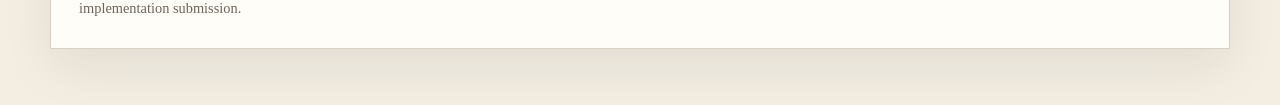
<file: projects/mkd-pharmacies/index.html>
<!DOCTYPE html>
<html lang="en">
<head>
  <meta charset="UTF-8">
  <meta name="viewport" content="width=device-width, initial-scale=1.0">
  <title>MKD Pharmacies</title>
  <link rel="stylesheet" href="styles.css">
</head>
<body>
  <main class="page">
    <section class="hero">
      <div class="eyebrow">Contemporary Web Applications</div>
      <h1>MKD Pharmacies</h1>
      <p class="sub">A pharmacy ecommerce build that combines customer browsing, admin stock management, guarded checkout logic, and branch-level location browsing in one system.</p>
      <div>
        <span class="pill">Next.js App Router</span>
        <span class="pill">React</span>
        <span class="pill">Firebase Auth</span>
        <span class="pill">Firestore</span>
        <span class="pill">Tailwind CSS</span>
        <span class="pill">Leaflet</span>
        <span class="pill">Server Actions</span>
      </div>
    </section>

    <section class="content">
      <div class="split">
        <div>
          <h2>Overview</h2>
          <p>MKD Pharmacies was built around a straightforward problem: let customers browse products and place orders, while giving staff enough control to manage stock and branch-level information. The public version of the project focuses on the parts that matter most on a portfolio page: user flow, admin flow, transaction logic, and system structure.</p>
          <p>Under the surface, the app separates search and order handling, user state, admin tools, and map behaviour into distinct areas. That matters. It keeps the project from feeling like a single-page mock-up and makes the checkout and stock logic easier to reason about.</p>

          <div class="section">
            <h2>What Was Built</h2>
            <ul>
              <li>Product browsing with category filtering, keyword search, and add-to-basket interactions.</li>
              <li>A basket and checkout flow with Firestore transaction logic to prevent overselling stock.</li>
              <li>Firebase-backed sign-in and role-aware navigation for regular users and admins.</li>
              <li>An admin inventory interface for creating and managing branch-specific products.</li>
              <li>A branch locator page with a pharmacy map and location-aware stock browsing flow.</li>
            </ul>
          </div>

          <div class="section">
            <h2>Technical Evidence</h2>
            <ul>
              <li>`src/actions/orders.js` uses `runTransaction` to validate current stock, update inventory, and create orders atomically.</li>
              <li>`src/actions/search.js` keeps product search on the server and centralises that logic close to the data layer.</li>
              <li>`src/context/CartContext.js` persists the basket in local storage and clears it when the user logs out.</li>
              <li>`src/components/map/MapWrapper.js` dynamically loads the map with `ssr: false` to avoid server-side rendering conflicts.</li>
              <li>`src/components/admin/AddProductForm.js` shows branch-aware product creation with dosage, expiry, usage, and side-effect fields.</li>
            </ul>
          </div>

          <div class="section">
            <h2>Design and Architecture Value</h2>
            <ul>
              <li>The design report mapped nine use cases across search, ordering, authentication, admin stock control, order history, cancellation, and branch discovery.</li>
              <li>The transaction sequence diagram adds genuine systems thinking by showing how concurrent checkout should fail safely when stock runs out.</li>
              <li>The Firestore schema links users, products, pharmacies, and orders into a clear operational data model.</li>
              <li>Together, those artefacts show the jump from planning into an implemented build with a clear operational shape.</li>
            </ul>
          </div>

          <div class="section">
            <h2>Operational Value</h2>
            <ul>
              <li>The most important decision in this build was to treat stock accuracy as a control problem. That is why checkout uses transaction logic and server-side checks to protect inventory state.</li>
              <li>The branch-level flow matters because it separates central ordering from local availability and gives the system a clearer operational model.</li>
              <li>For healthcare or pharmacy-adjacent digital roles, the useful signal is the emphasis on access control, stock visibility, and failure-safe behaviour.</li>
            </ul>
          </div>

          <div class="section">
            <h2>Scope and Notes</h2>
            <p>This works best as a portfolio project because it shows both structure and delivery. There is enough on the page to understand what was built, how stock safety was handled, and how the user and admin journeys differ.</p>
            <p class="note">One report claim about raw Leaflet usage was left out here because the implementation evidence showed `react-leaflet`. The page sticks to what could be checked cleanly.</p>
          </div>
        </div>

        <div class="gallery">
          <figure>
            <img src="images/use-case-diagram.png" alt="Use case diagram for MKD Pharmacies">
            <figcaption class="caption">Use case coverage across browse, ordering, authentication, admin inventory, order history, cancellation, and branch map flows.</figcaption>
          </figure>
          <figure>
            <img src="images/transaction-sequence.png" alt="Transaction sequence diagram for checkout">
            <figcaption class="caption">Sequence diagram showing transaction-based stock protection during concurrent checkout attempts.</figcaption>
          </figure>
          <figure>
            <img src="images/firestore-schema.png" alt="Firestore schema for MKD Pharmacies">
            <figcaption class="caption">Planned Firestore structure linking users, products, pharmacies, and orders.</figcaption>
          </figure>
          <figure>
            <img src="images/browse-products.png" alt="Browse products interface in MKD Pharmacies">
            <figcaption class="caption">Product browsing interface with search, category filtering, and add-to-basket actions.</figcaption>
          </figure>
          <figure>
            <img src="images/shopping-basket.png" alt="Shopping basket and checkout summary">
            <figcaption class="caption">Basket summary showing item totals, delivery fee, and the secure checkout action.</figcaption>
          </figure>
          <figure>
            <img src="images/patient-login.png" alt="Patient login screen">
            <figcaption class="caption">Authentication screen used to gate patient ordering and role-aware navigation.</figcaption>
          </figure>
          <figure>
            <img src="images/admin-inventory.png" alt="Admin inventory management screen">
            <figcaption class="caption">Admin stock interface for adding branch inventory with richer product metadata.</figcaption>
          </figure>
          <figure>
            <img src="images/branch-map.png" alt="Branch locator map screen">
            <figcaption class="caption">Map-based branch locator supporting pharmacy discovery and location-aware ordering.</figcaption>
          </figure>
        </div>
      </div>

      <section class="section">
        <h2>Key Metrics</h2>
        <div class="metrics">
          <div class="metric"><strong>9</strong>Primary use cases defined in the system design</div>
          <div class="metric"><strong>2</strong>Main user roles: regular user and admin</div>
          <div class="metric"><strong>5</strong>Verified implementation screens used as portfolio evidence</div>
          <div class="metric"><strong>4</strong>Core Firestore collections: users, products, pharmacies, and orders</div>
        </div>
      </section>
    </section>

    <div class="footer">Source basis: `AE1_REPORT_FINAL_10300471.docx`, `AE2_Pharmacy_Implementation_Report.docx`, verified extracted screenshots and diagrams, and inspected Next.js source files from the implementation submission.</div>
  </main>
  <script src="lightbox.js"></script>
</body>
</html>
</file>
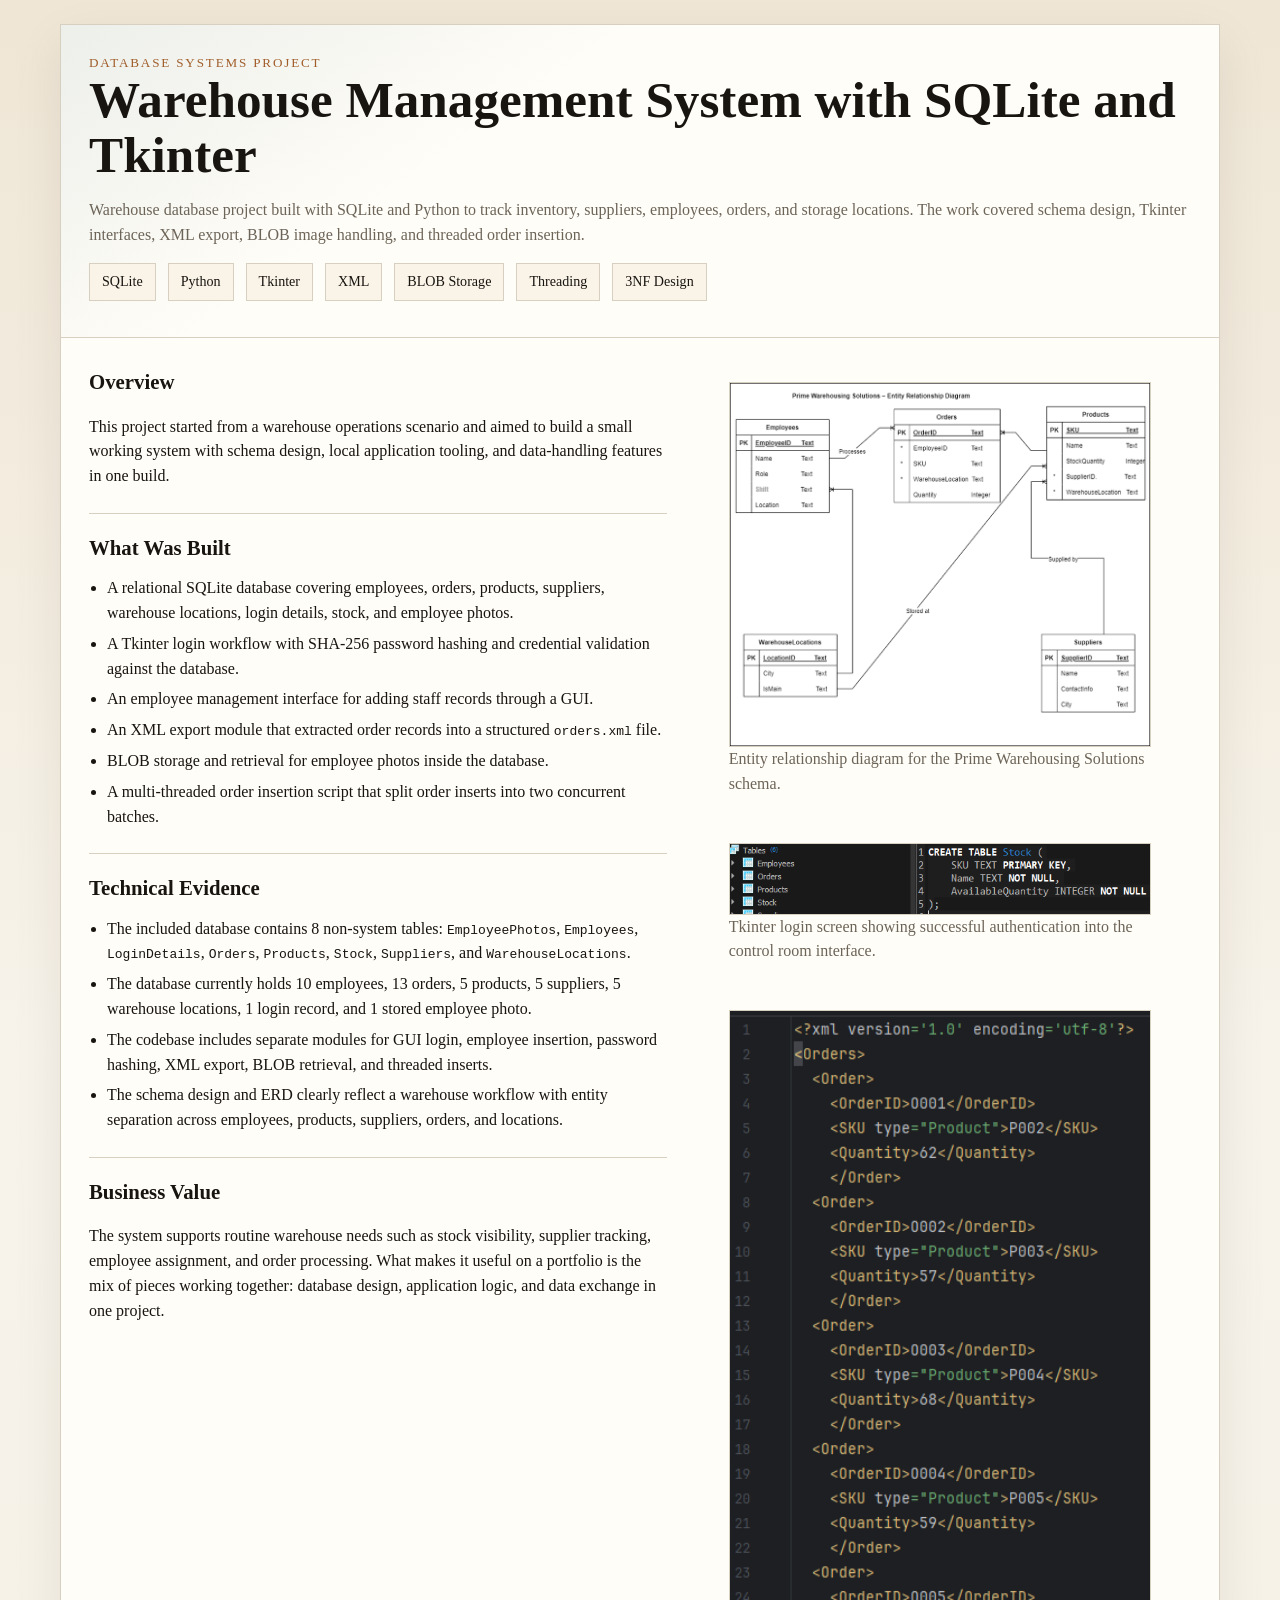
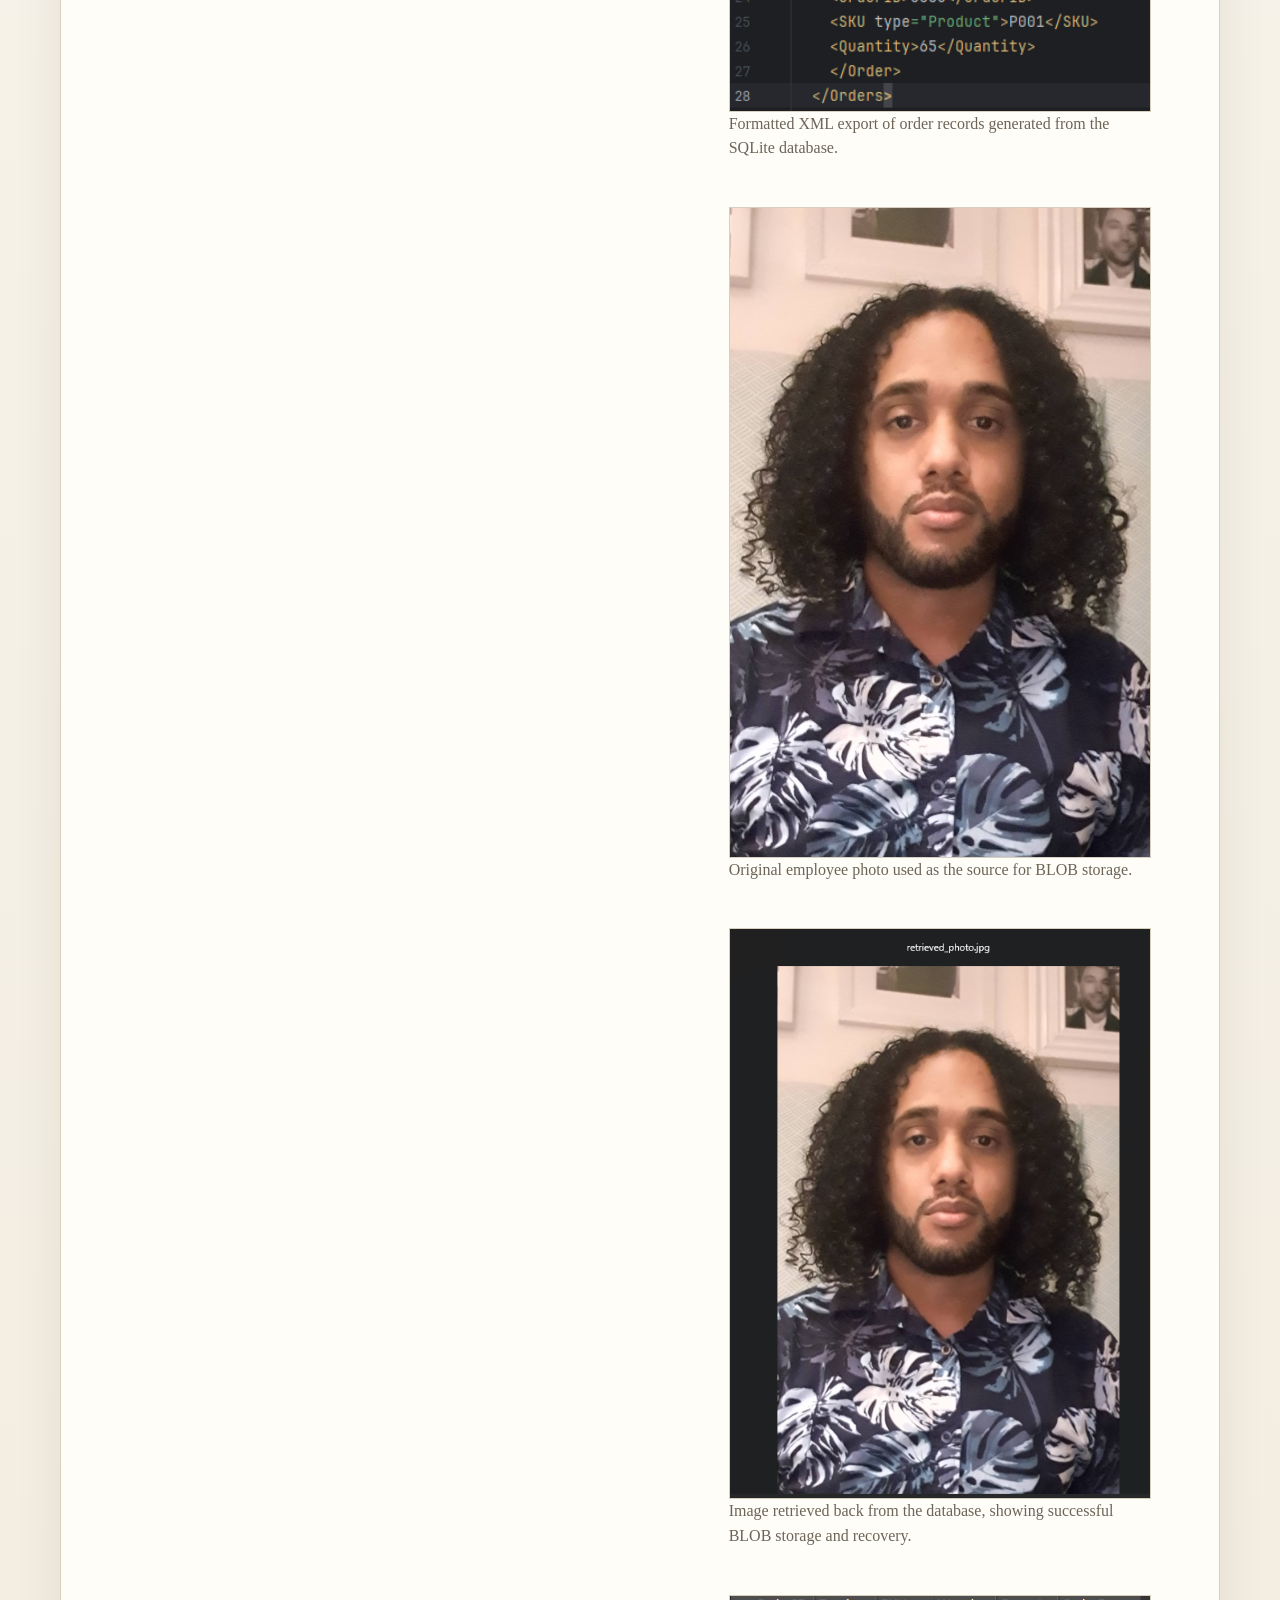
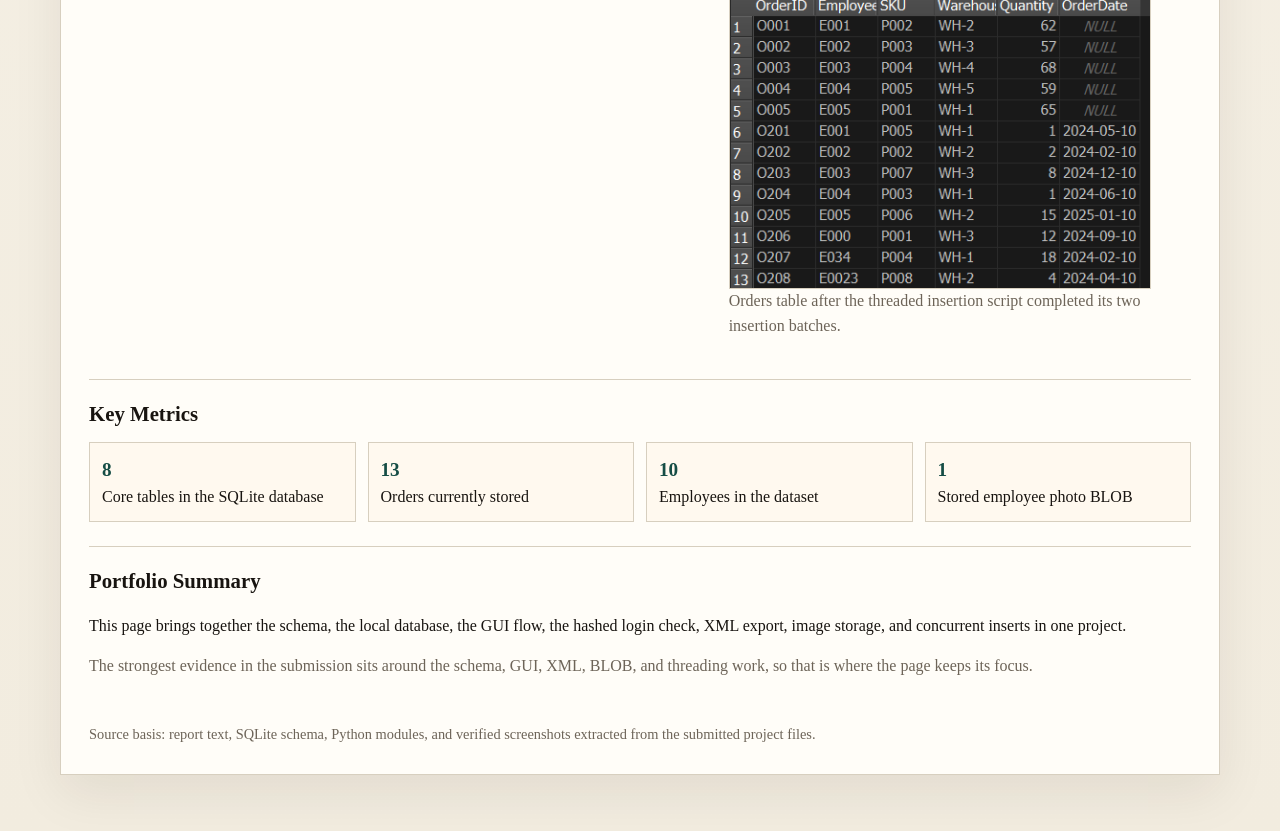
<file: projects/warehouse-management-system/index.html>
<!DOCTYPE html>
<html lang="en">
<head>
  <meta charset="UTF-8">
  <meta name="viewport" content="width=device-width, initial-scale=1.0">
  <title>Warehouse Management System</title>
  <link rel="stylesheet" href="styles.css">
</head>
<body>
  <main class="page">
    <section class="hero">
      <div class="eyebrow">Database Systems Project</div>
      <h1>Warehouse Management System with SQLite and Tkinter</h1>
      <p class="sub">Warehouse database project built with SQLite and Python to track inventory, suppliers, employees, orders, and storage locations. The work covered schema design, Tkinter interfaces, XML export, BLOB image handling, and threaded order insertion.</p>
      <div class="pills">
        <span class="pill">SQLite</span>
        <span class="pill">Python</span>
        <span class="pill">Tkinter</span>
        <span class="pill">XML</span>
        <span class="pill">BLOB Storage</span>
        <span class="pill">Threading</span>
        <span class="pill">3NF Design</span>
      </div>
    </section>

    <section class="content">
      <div class="grid">
        <div>
          <h2>Overview</h2>
          <p>This project started from a warehouse operations scenario and aimed to build a small working system with schema design, local application tooling, and data-handling features in one build.</p>

          <div class="section">
            <h2>What Was Built</h2>
            <ul>
              <li>A relational SQLite database covering employees, orders, products, suppliers, warehouse locations, login details, stock, and employee photos.</li>
              <li>A Tkinter login workflow with SHA-256 password hashing and credential validation against the database.</li>
              <li>An employee management interface for adding staff records through a GUI.</li>
              <li>An XML export module that extracted order records into a structured <code>orders.xml</code> file.</li>
              <li>BLOB storage and retrieval for employee photos inside the database.</li>
              <li>A multi-threaded order insertion script that split order inserts into two concurrent batches.</li>
            </ul>
          </div>

          <div class="section">
            <h2>Technical Evidence</h2>
            <ul>
              <li>The included database contains 8 non-system tables: <code>EmployeePhotos</code>, <code>Employees</code>, <code>LoginDetails</code>, <code>Orders</code>, <code>Products</code>, <code>Stock</code>, <code>Suppliers</code>, and <code>WarehouseLocations</code>.</li>
              <li>The database currently holds 10 employees, 13 orders, 5 products, 5 suppliers, 5 warehouse locations, 1 login record, and 1 stored employee photo.</li>
              <li>The codebase includes separate modules for GUI login, employee insertion, password hashing, XML export, BLOB retrieval, and threaded inserts.</li>
              <li>The schema design and ERD clearly reflect a warehouse workflow with entity separation across employees, products, suppliers, orders, and locations.</li>
            </ul>
          </div>

          <div class="section">
            <h2>Business Value</h2>
          <p>The system supports routine warehouse needs such as stock visibility, supplier tracking, employee assignment, and order processing. What makes it useful on a portfolio is the mix of pieces working together: database design, application logic, and data exchange in one project.</p>
          </div>
        </div>

        <div class="gallery">
          <figure>
            <img src="images/image1.png" alt="Entity relationship diagram for the warehouse database">
            <figcaption class="caption">Entity relationship diagram for the Prime Warehousing Solutions schema.</figcaption>
          </figure>
          <figure>
            <img src="images/image25.png" alt="Successful login to the Tkinter interface">
            <figcaption class="caption">Tkinter login screen showing successful authentication into the control room interface.</figcaption>
          </figure>
          <figure>
            <img src="images/image50.png" alt="XML output from exported orders">
            <figcaption class="caption">Formatted XML export of order records generated from the SQLite database.</figcaption>
          </figure>
          <figure>
            <img src="images/image52.jpeg" alt="Original employee photo used for BLOB storage">
            <figcaption class="caption">Original employee photo used as the source for BLOB storage.</figcaption>
          </figure>
          <figure>
            <img src="images/image56.png" alt="Retrieved image from SQLite BLOB storage">
            <figcaption class="caption">Image retrieved back from the database, showing successful BLOB storage and recovery.</figcaption>
          </figure>
          <figure>
            <img src="images/image58.png" alt="Orders table after threaded inserts">
            <figcaption class="caption">Orders table after the threaded insertion script completed its two insertion batches.</figcaption>
          </figure>
        </div>
      </div>

      <section class="section">
        <h2>Key Metrics</h2>
        <div class="metrics">
          <div class="metric"><strong>8</strong>Core tables in the SQLite database</div>
          <div class="metric"><strong>13</strong>Orders currently stored</div>
          <div class="metric"><strong>10</strong>Employees in the dataset</div>
          <div class="metric"><strong>1</strong>Stored employee photo BLOB</div>
        </div>
      </section>

      <section class="section">
        <h2>Portfolio Summary</h2>
        <p>This page brings together the schema, the local database, the GUI flow, the hashed login check, XML export, image storage, and concurrent inserts in one project.</p>
        <p class="note">The strongest evidence in the submission sits around the schema, GUI, XML, BLOB, and threading work, so that is where the page keeps its focus.</p>
      </section>
    </section>

    <div class="footer">Source basis: report text, SQLite schema, Python modules, and verified screenshots extracted from the submitted project files.</div>
  </main>
  <script src="lightbox.js"></script>
</body>
</html>
</file>
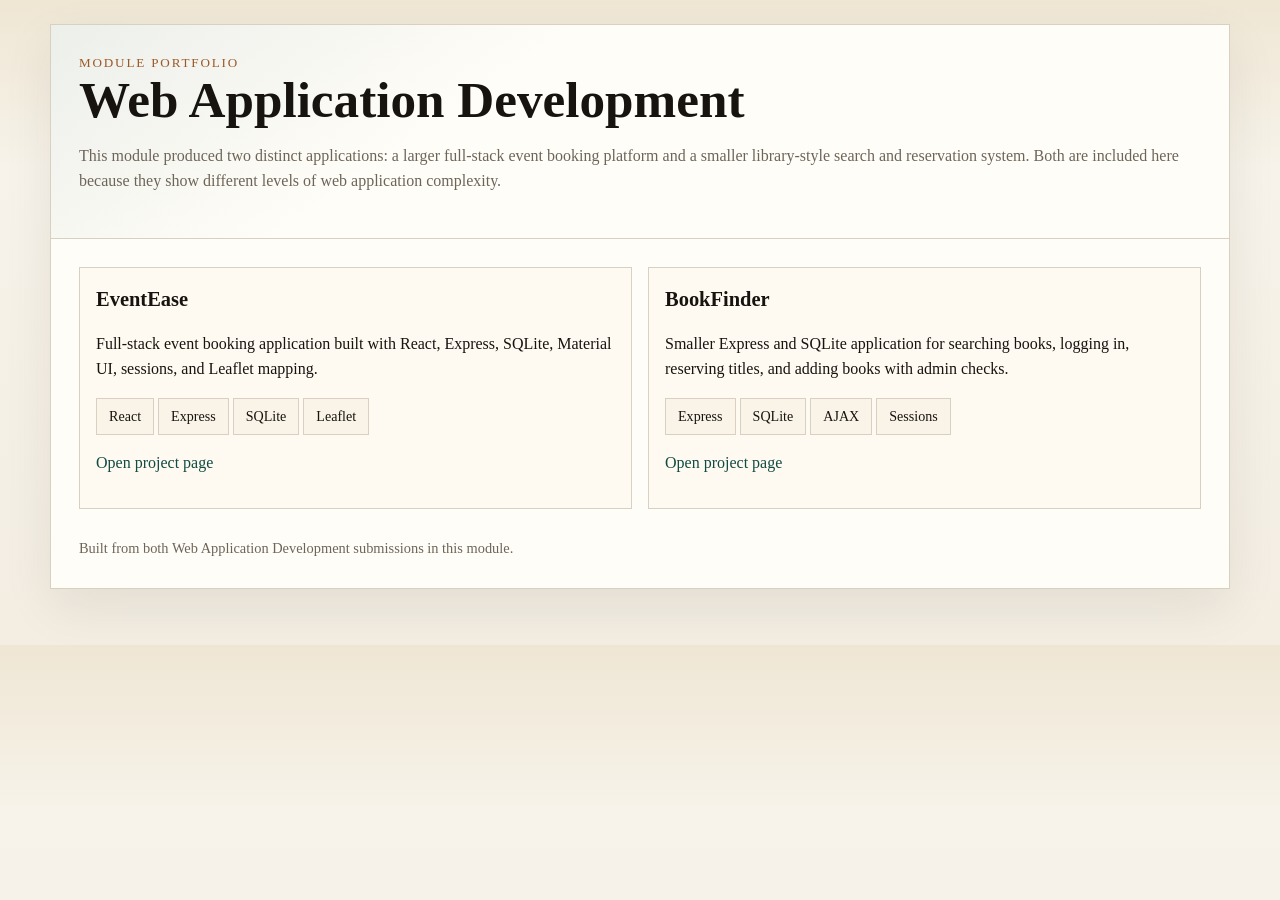
<file: projects/web-applications/index.html>
<!DOCTYPE html>
<html lang="en">
<head>
  <meta charset="UTF-8">
  <meta name="viewport" content="width=device-width, initial-scale=1.0">
  <title>Web Application Development Projects</title>
  <link rel="stylesheet" href="styles.css">
</head>
<body>
  <main class="page">
    <section class="hero">
      <div class="eyebrow">Module Portfolio</div>
      <h1>Web Application Development</h1>
      <p class="sub">This module produced two distinct applications: a larger full-stack event booking platform and a smaller library-style search and reservation system. Both are included here because they show different levels of web application complexity.</p>
    </section>
    <section class="content">
      <div class="grid">
        <article class="card">
          <h2>EventEase</h2>
          <p>Full-stack event booking application built with React, Express, SQLite, Material UI, sessions, and Leaflet mapping.</p>
          <p><span class="pill">React</span> <span class="pill">Express</span> <span class="pill">SQLite</span> <span class="pill">Leaflet</span></p>
          <p><a href="eventease.html">Open project page</a></p>
        </article>
        <article class="card">
          <h2>BookFinder</h2>
          <p>Smaller Express and SQLite application for searching books, logging in, reserving titles, and adding books with admin checks.</p>
          <p><span class="pill">Express</span> <span class="pill">SQLite</span> <span class="pill">AJAX</span> <span class="pill">Sessions</span></p>
          <p><a href="bookfinder.html">Open project page</a></p>
        </article>
      </div>
    </section>
    <div class="footer">Built from both Web Application Development submissions in this module.</div>
  </main>
</body>
</html>
</file>
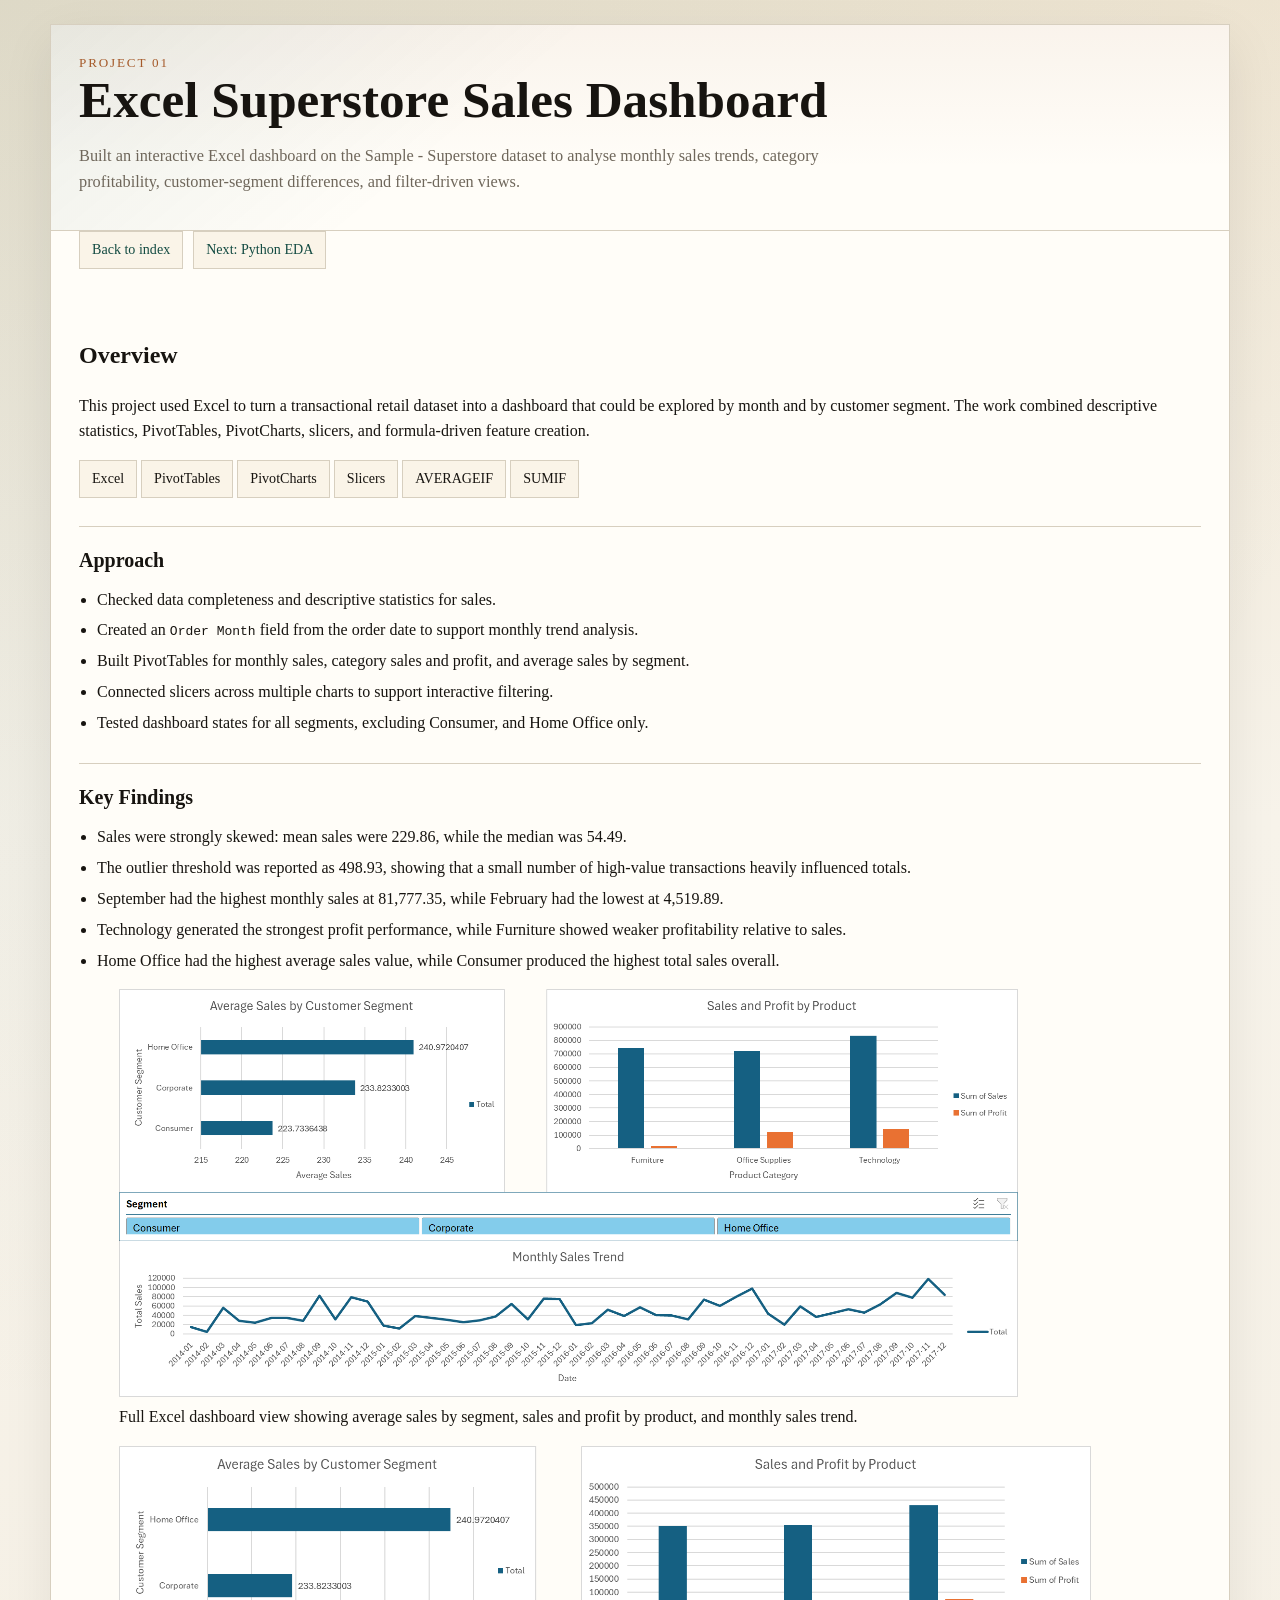
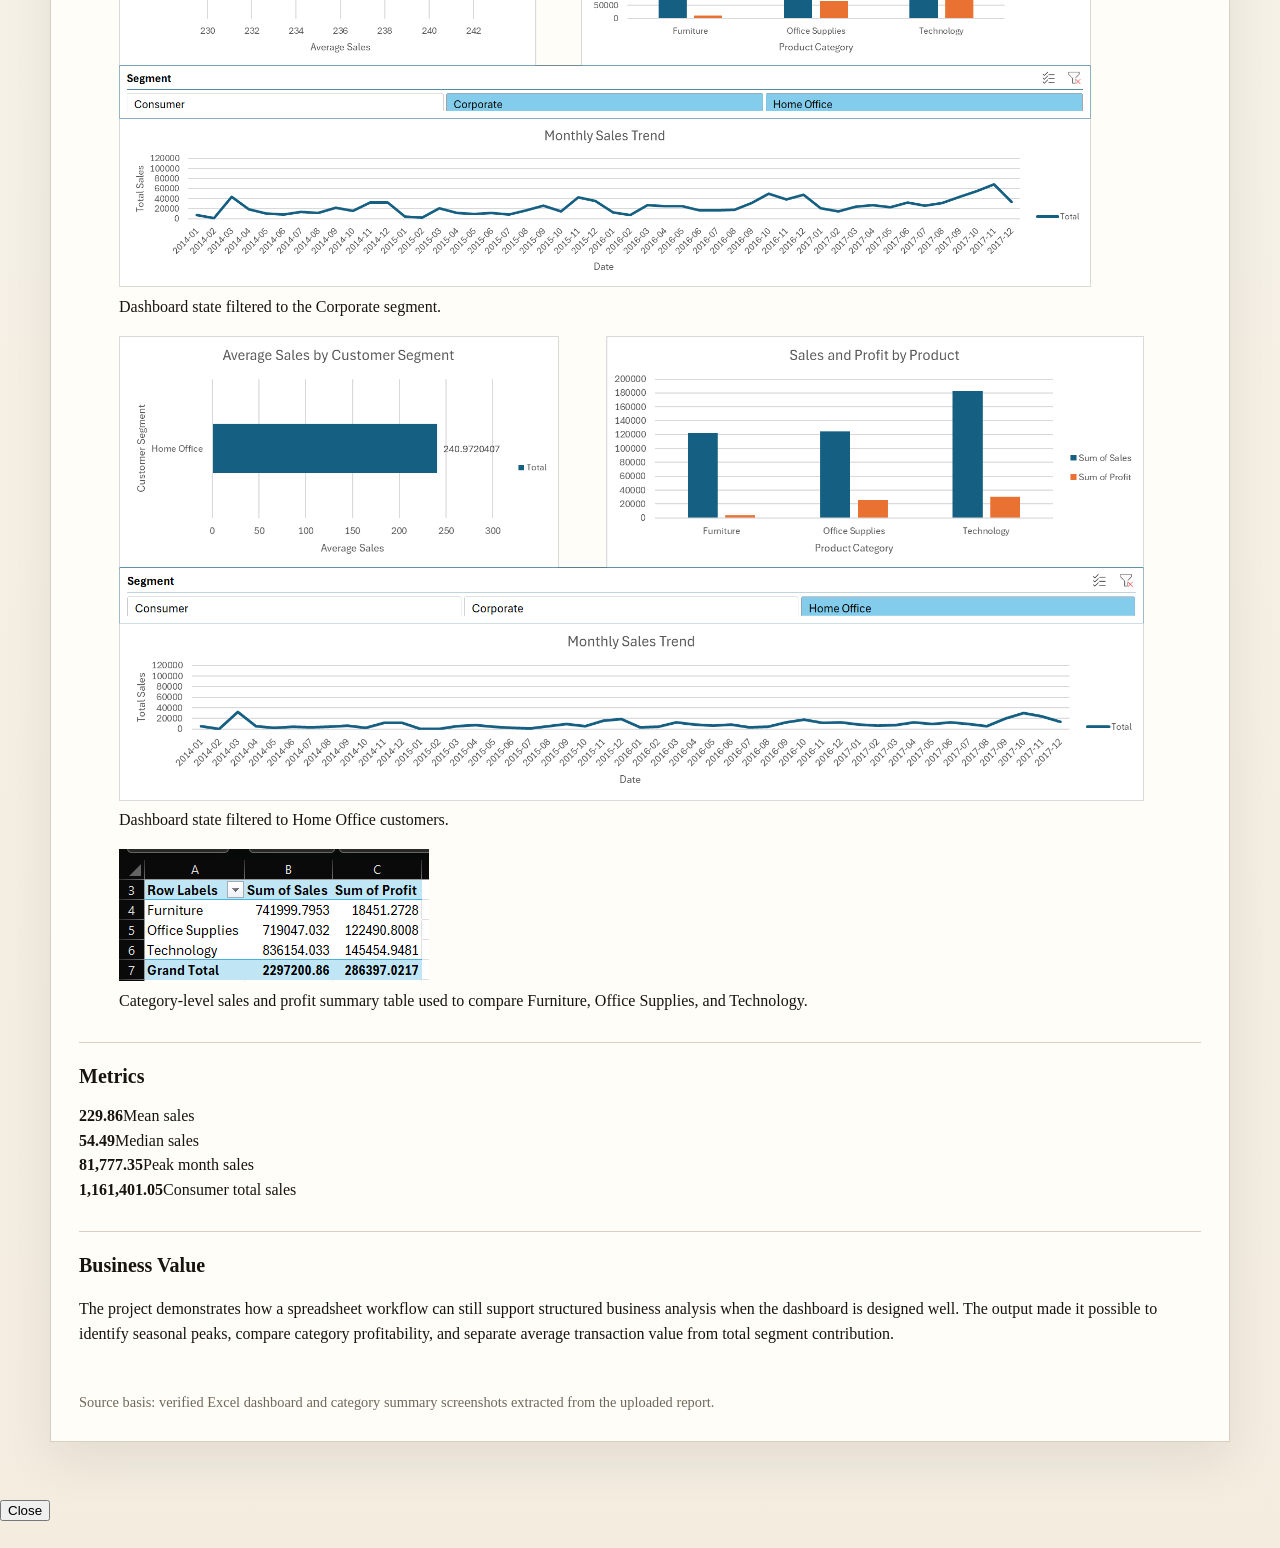
<file: excel-superstore.html>
<!DOCTYPE html>
<html lang="en">
<head>
  <meta charset="UTF-8">
  <meta name="viewport" content="width=device-width, initial-scale=1.0">
  <title>Excel Superstore Dashboard</title>
  <link rel="stylesheet" href="styles.css">
</head>
<body>
  <main class="shell">
    <section class="hero">
      <div class="eyebrow">Project 01</div>
      <h1>Excel Superstore Sales Dashboard</h1>
      <p class="sub">Built an interactive Excel dashboard on the Sample - Superstore dataset to analyse monthly sales trends, category profitability, customer-segment differences, and filter-driven views.</p>
    </section>
    <nav class="nav">
      <a href="index.html">Back to index</a>
      <a href="python-superstore.html">Next: Python EDA</a>
    </nav>
    <section class="content">
      <div class="project">
        <div>
          <h2>Overview</h2>
          <p>This project used Excel to turn a transactional retail dataset into a dashboard that could be explored by month and by customer segment. The work combined descriptive statistics, PivotTables, PivotCharts, slicers, and formula-driven feature creation.</p>
          <p><span class="pill">Excel</span> <span class="pill">PivotTables</span> <span class="pill">PivotCharts</span> <span class="pill">Slicers</span> <span class="pill">AVERAGEIF</span> <span class="pill">SUMIF</span></p>
          <div class="section">
            <h2>Approach</h2>
            <ul>
              <li>Checked data completeness and descriptive statistics for sales.</li>
              <li>Created an <code>Order Month</code> field from the order date to support monthly trend analysis.</li>
              <li>Built PivotTables for monthly sales, category sales and profit, and average sales by segment.</li>
              <li>Connected slicers across multiple charts to support interactive filtering.</li>
              <li>Tested dashboard states for all segments, excluding Consumer, and Home Office only.</li>
            </ul>
          </div>
          <div class="section">
            <h2>Key Findings</h2>
            <ul>
              <li>Sales were strongly skewed: mean sales were 229.86, while the median was 54.49.</li>
              <li>The outlier threshold was reported as 498.93, showing that a small number of high-value transactions heavily influenced totals.</li>
              <li>September had the highest monthly sales at 81,777.35, while February had the lowest at 4,519.89.</li>
              <li>Technology generated the strongest profit performance, while Furniture showed weaker profitability relative to sales.</li>
              <li>Home Office had the highest average sales value, while Consumer produced the highest total sales overall.</li>
            </ul>
          </div>
        </div>
        <div class="gallery">
          <figure>
            <img src="images/image25.png" alt="Excel dashboard with segment slicer and sales views">
            <figcaption class="caption">Full Excel dashboard view showing average sales by segment, sales and profit by product, and monthly sales trend.</figcaption>
          </figure>
          <figure>
            <img src="images/image26.png" alt="Excel dashboard filtered to Corporate segment">
            <figcaption class="caption">Dashboard state filtered to the Corporate segment.</figcaption>
          </figure>
          <figure>
            <img src="images/image27.png" alt="Excel dashboard filtered to Home Office">
            <figcaption class="caption">Dashboard state filtered to Home Office customers.</figcaption>
          </figure>
          <figure>
            <img src="images/image17.png" alt="Excel category sales and profit summary table">
            <figcaption class="caption">Category-level sales and profit summary table used to compare Furniture, Office Supplies, and Technology.</figcaption>
          </figure>
        </div>
      </div>
      <section class="section">
        <h2>Metrics</h2>
        <div class="metrics">
          <div class="metric"><strong>229.86</strong>Mean sales</div>
          <div class="metric"><strong>54.49</strong>Median sales</div>
          <div class="metric"><strong>81,777.35</strong>Peak month sales</div>
          <div class="metric"><strong>1,161,401.05</strong>Consumer total sales</div>
        </div>
      </section>
      <section class="section">
        <h2>Business Value</h2>
        <p>The project demonstrates how a spreadsheet workflow can still support structured business analysis when the dashboard is designed well. The output made it possible to identify seasonal peaks, compare category profitability, and separate average transaction value from total segment contribution.</p>
      </section>
    </section>
    <div class="footer">Source basis: verified Excel dashboard and category summary screenshots extracted from the uploaded report.</div>
  </main>
  <script src="lightbox.js"></script>
</body>
</html>
</file>
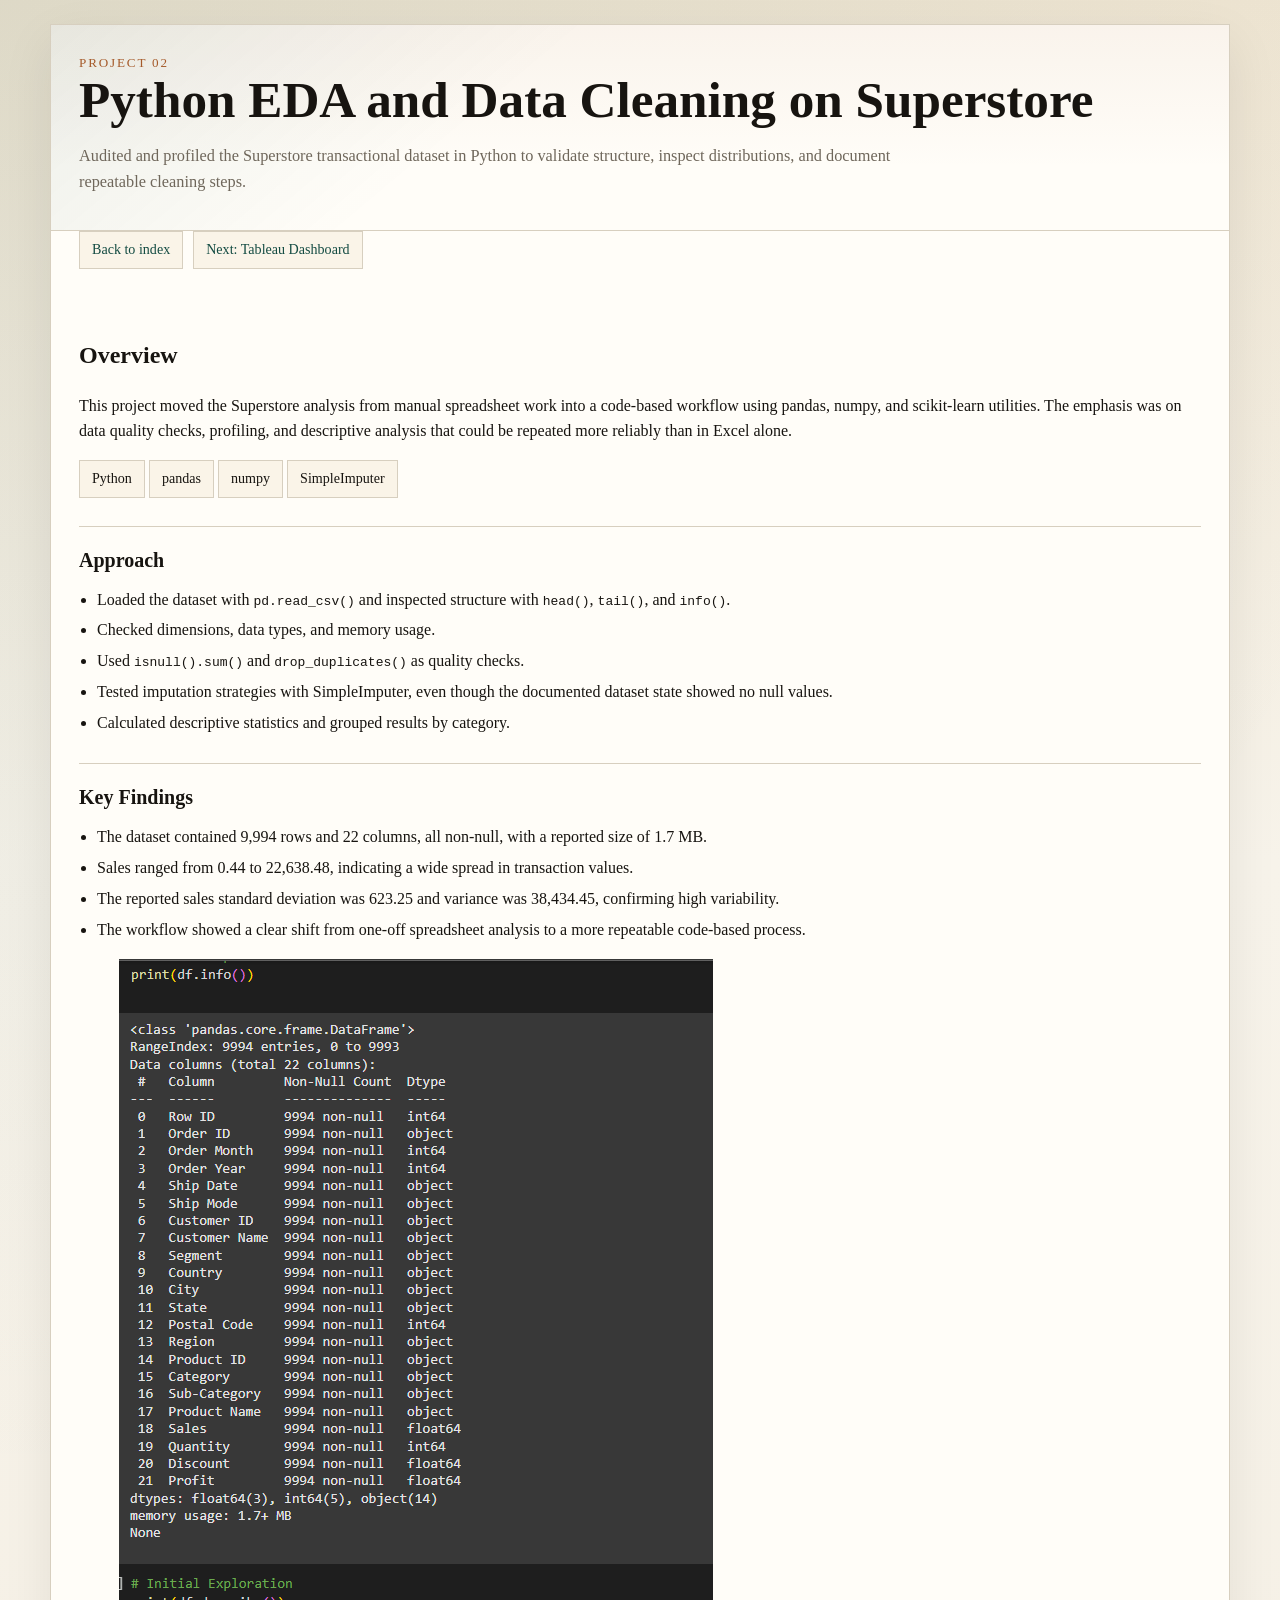
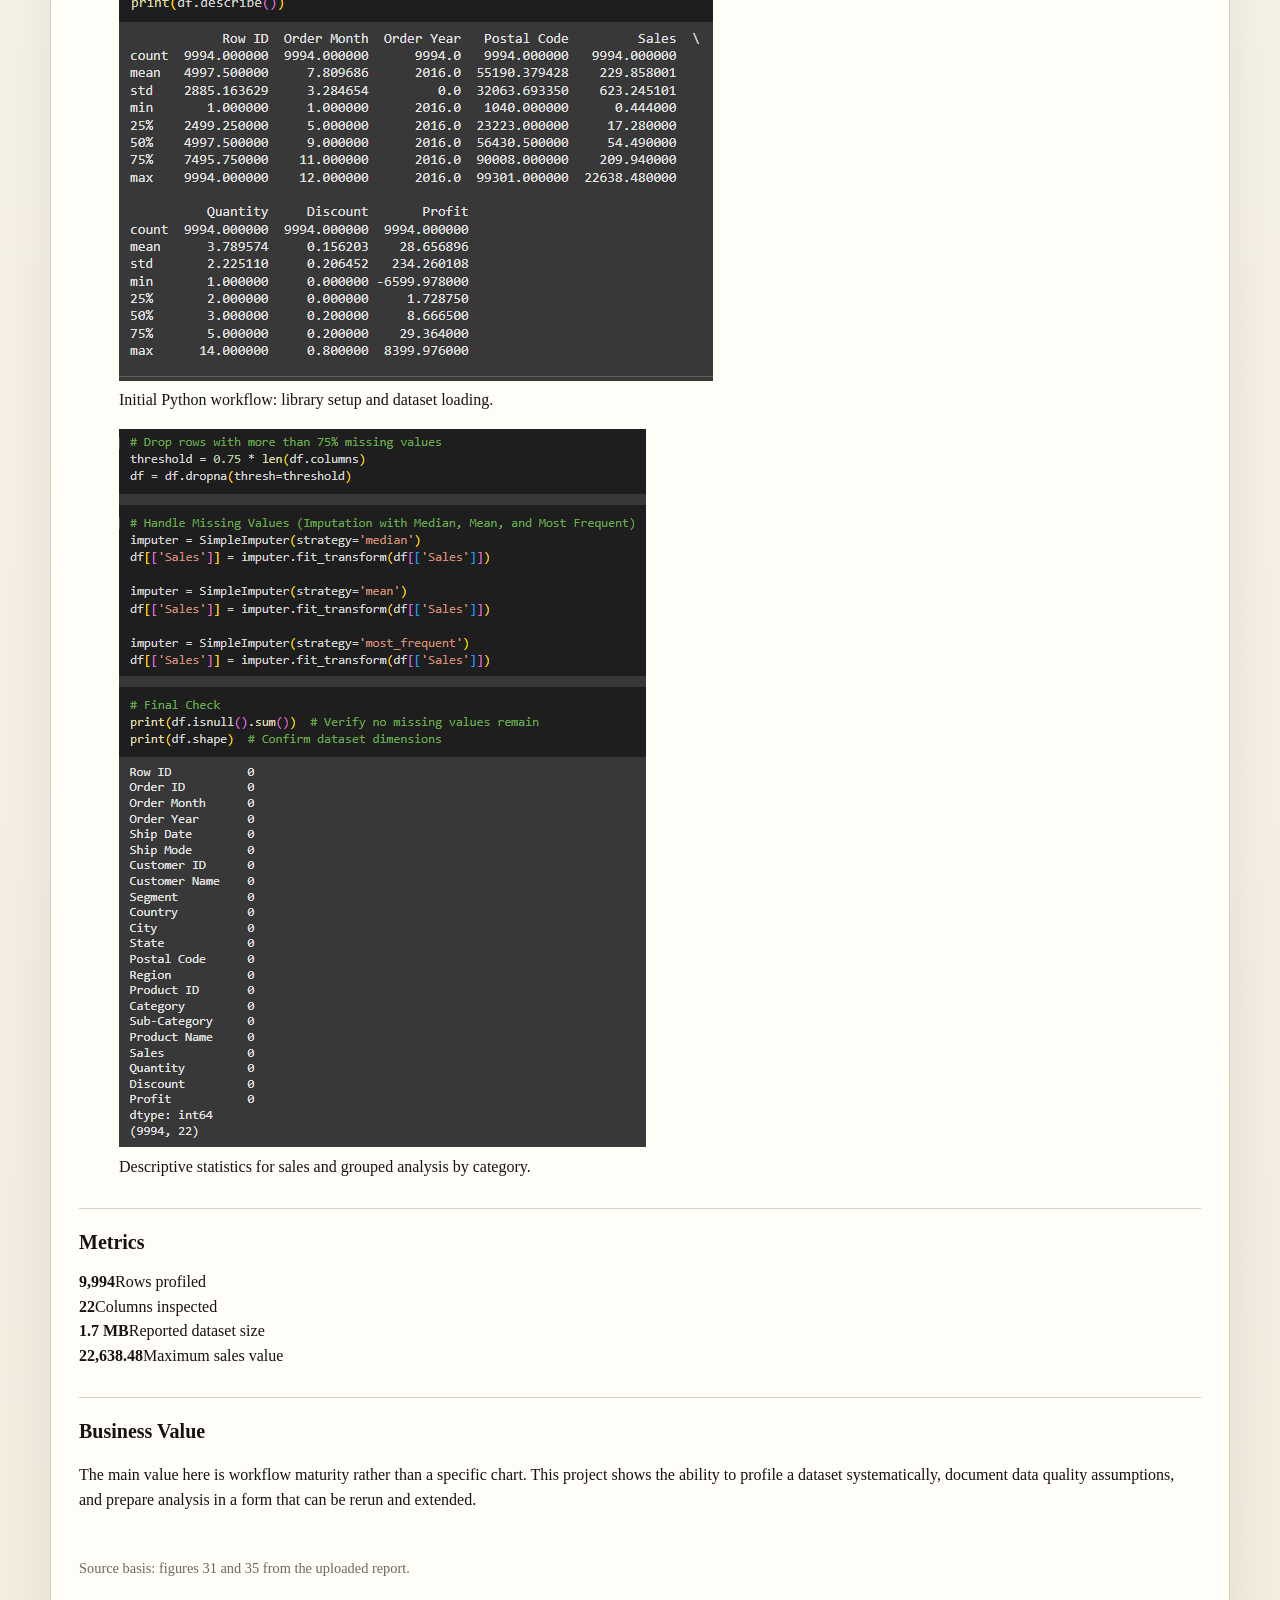
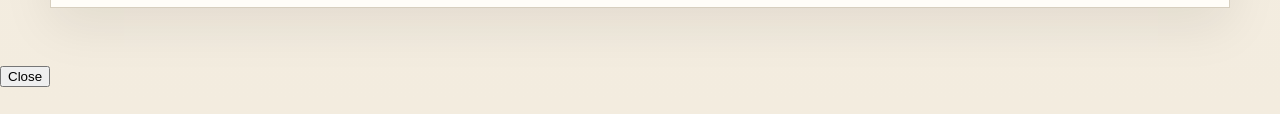
<file: python-superstore.html>
<!DOCTYPE html>
<html lang="en">
<head>
  <meta charset="UTF-8">
  <meta name="viewport" content="width=device-width, initial-scale=1.0">
  <title>Python Superstore EDA</title>
  <link rel="stylesheet" href="styles.css">
</head>
<body>
  <main class="shell">
    <section class="hero">
      <div class="eyebrow">Project 02</div>
      <h1>Python EDA and Data Cleaning on Superstore</h1>
      <p class="sub">Audited and profiled the Superstore transactional dataset in Python to validate structure, inspect distributions, and document repeatable cleaning steps.</p>
    </section>
    <nav class="nav">
      <a href="index.html">Back to index</a>
      <a href="tableau-superstore.html">Next: Tableau Dashboard</a>
    </nav>
    <section class="content">
      <div class="project">
        <div>
          <h2>Overview</h2>
          <p>This project moved the Superstore analysis from manual spreadsheet work into a code-based workflow using pandas, numpy, and scikit-learn utilities. The emphasis was on data quality checks, profiling, and descriptive analysis that could be repeated more reliably than in Excel alone.</p>
          <p><span class="pill">Python</span> <span class="pill">pandas</span> <span class="pill">numpy</span> <span class="pill">SimpleImputer</span></p>
          <div class="section">
            <h2>Approach</h2>
            <ul>
              <li>Loaded the dataset with <code>pd.read_csv()</code> and inspected structure with <code>head()</code>, <code>tail()</code>, and <code>info()</code>.</li>
              <li>Checked dimensions, data types, and memory usage.</li>
              <li>Used <code>isnull().sum()</code> and <code>drop_duplicates()</code> as quality checks.</li>
              <li>Tested imputation strategies with SimpleImputer, even though the documented dataset state showed no null values.</li>
              <li>Calculated descriptive statistics and grouped results by category.</li>
            </ul>
          </div>
          <div class="section">
            <h2>Key Findings</h2>
            <ul>
              <li>The dataset contained 9,994 rows and 22 columns, all non-null, with a reported size of 1.7 MB.</li>
              <li>Sales ranged from 0.44 to 22,638.48, indicating a wide spread in transaction values.</li>
              <li>The reported sales standard deviation was 623.25 and variance was 38,434.45, confirming high variability.</li>
              <li>The workflow showed a clear shift from one-off spreadsheet analysis to a more repeatable code-based process.</li>
            </ul>
          </div>
        </div>
        <div class="gallery">
          <figure>
            <img src="images/image54.png" alt="Python libraries and data loading screenshot">
            <figcaption class="caption">Initial Python workflow: library setup and dataset loading.</figcaption>
          </figure>
          <figure>
            <img src="images/image58.png" alt="Python descriptive statistics screenshot">
            <figcaption class="caption">Descriptive statistics for sales and grouped analysis by category.</figcaption>
          </figure>
        </div>
      </div>
      <section class="section">
        <h2>Metrics</h2>
        <div class="metrics">
          <div class="metric"><strong>9,994</strong>Rows profiled</div>
          <div class="metric"><strong>22</strong>Columns inspected</div>
          <div class="metric"><strong>1.7 MB</strong>Reported dataset size</div>
          <div class="metric"><strong>22,638.48</strong>Maximum sales value</div>
        </div>
      </section>
      <section class="section">
        <h2>Business Value</h2>
        <p>The main value here is workflow maturity rather than a specific chart. This project shows the ability to profile a dataset systematically, document data quality assumptions, and prepare analysis in a form that can be rerun and extended.</p>
      </section>
    </section>
    <div class="footer">Source basis: figures 31 and 35 from the uploaded report.</div>
  </main>
  <script src="lightbox.js"></script>
</body>
</html>
</file>
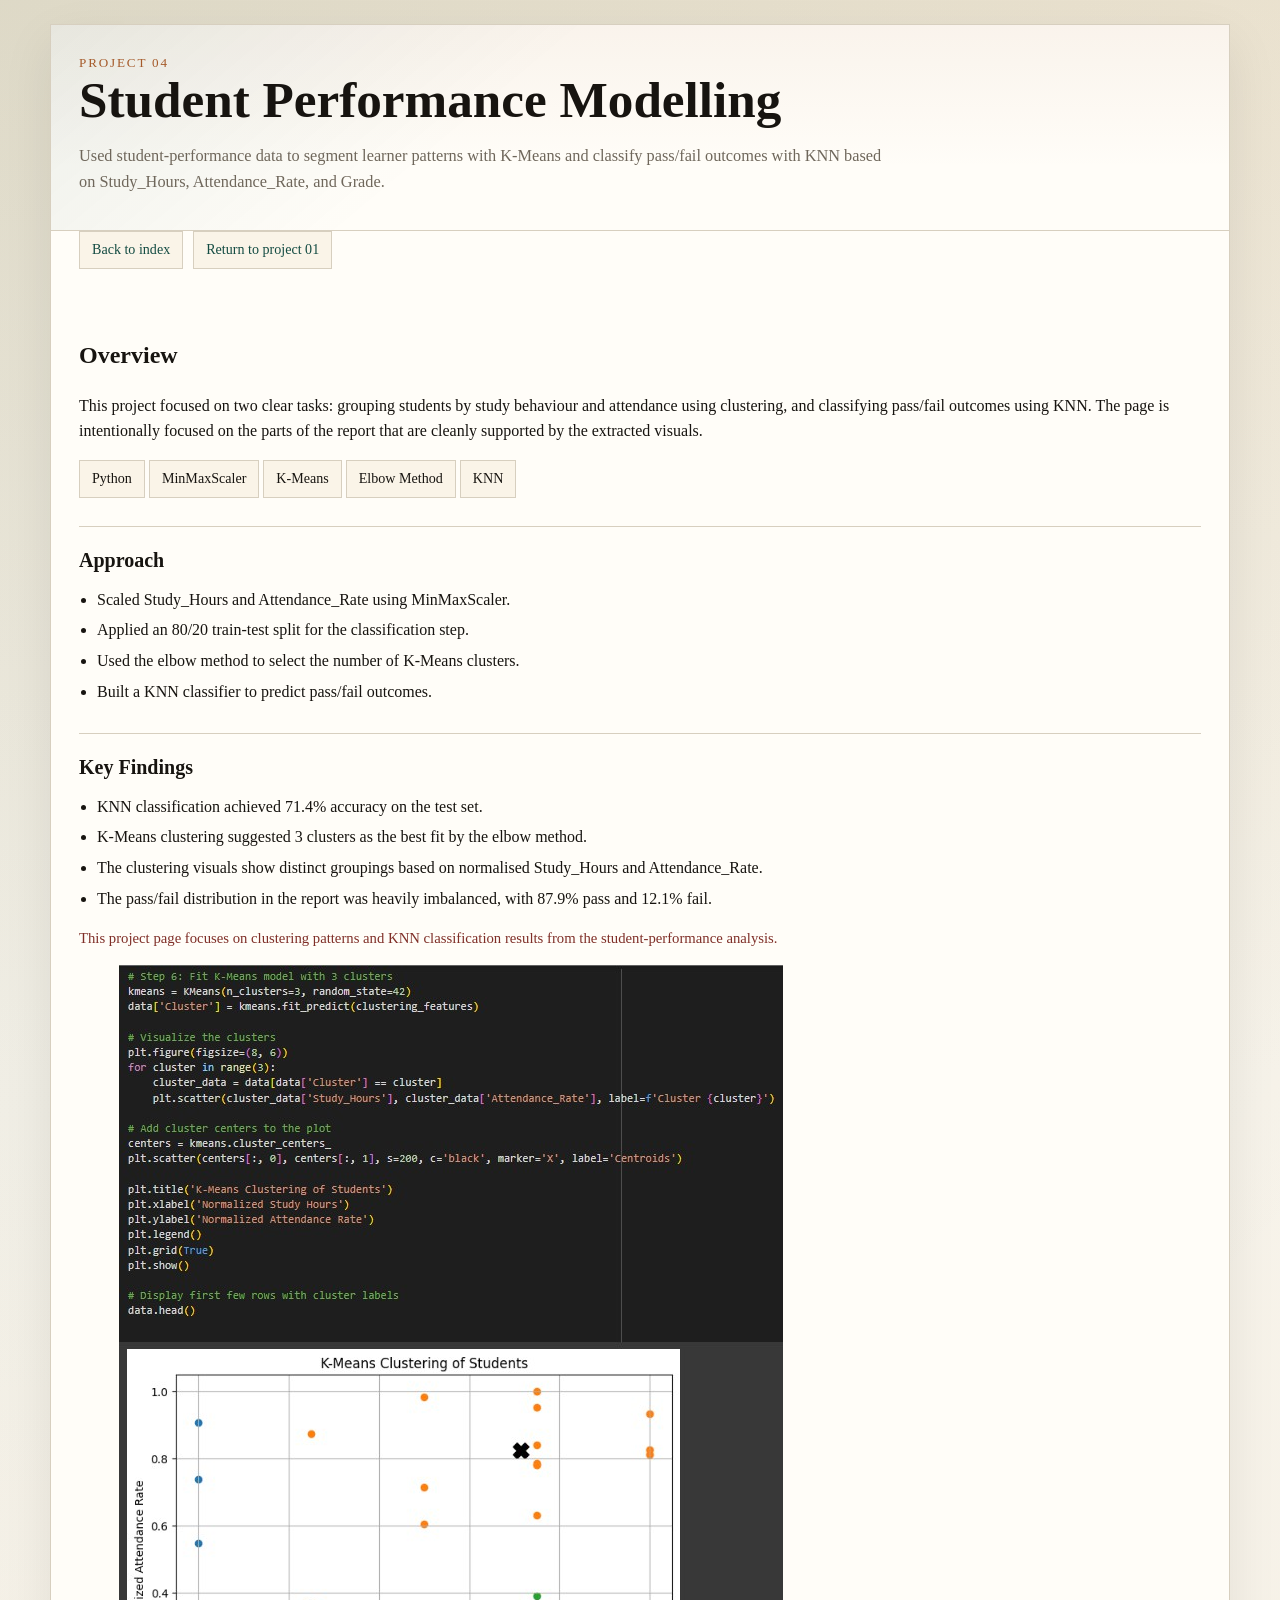
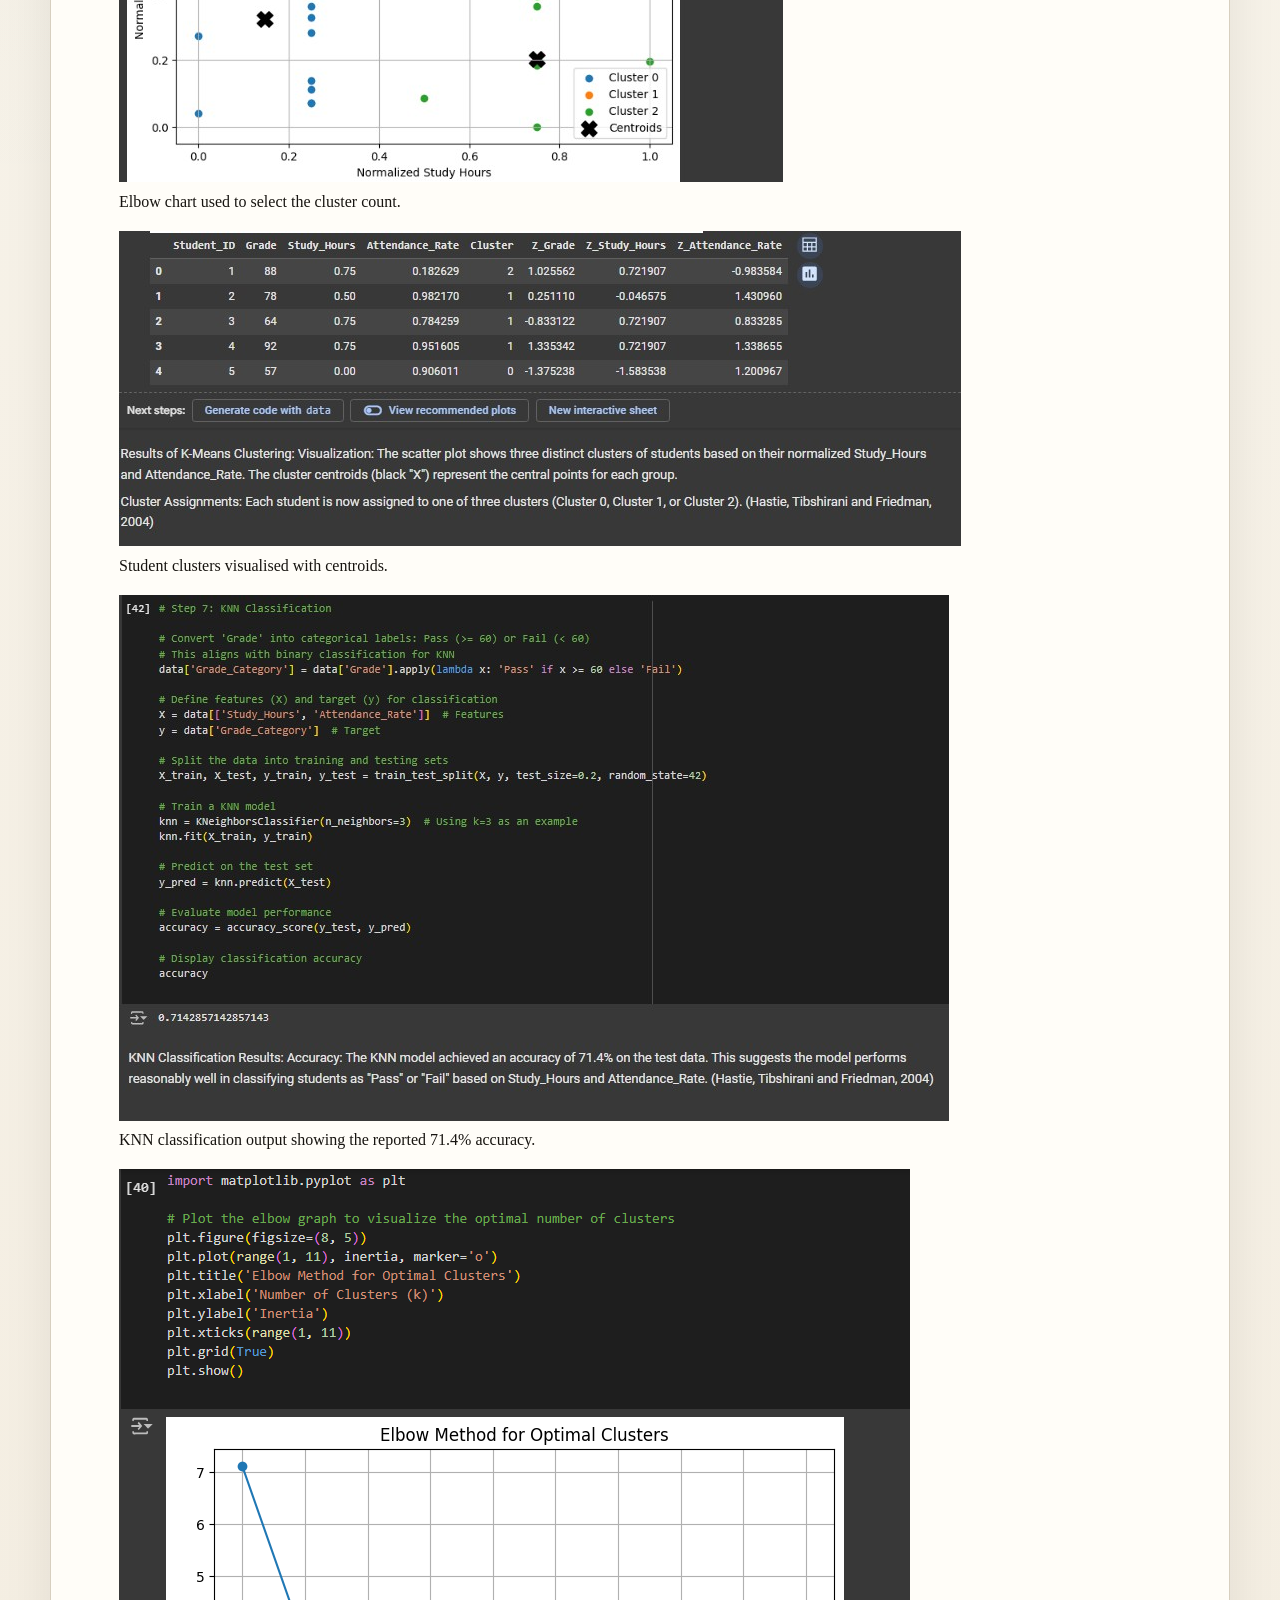
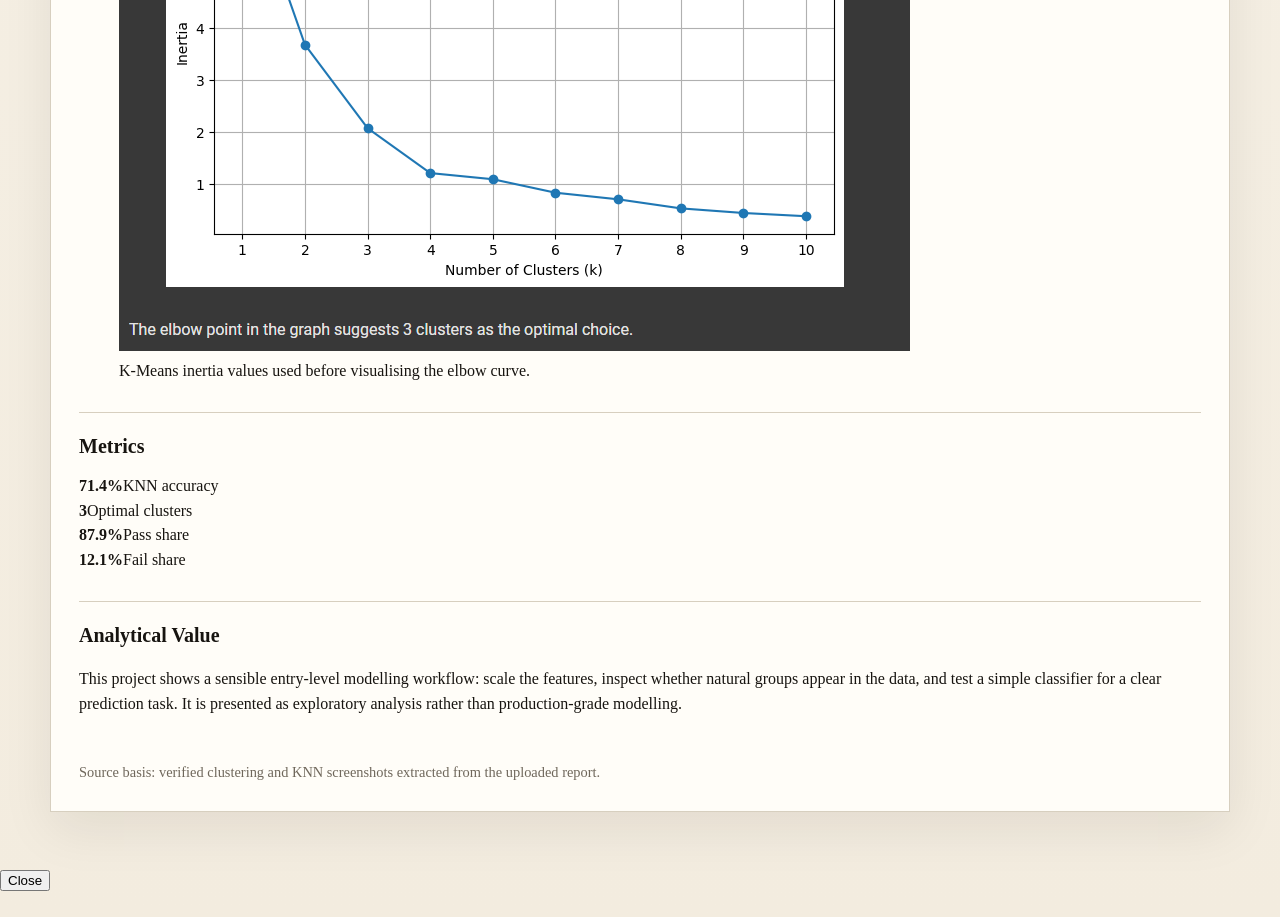
<file: student-ml.html>
<!DOCTYPE html>
<html lang="en">
<head>
  <meta charset="UTF-8">
  <meta name="viewport" content="width=device-width, initial-scale=1.0">
  <title>Student Performance Modelling</title>
  <link rel="stylesheet" href="styles.css">
</head>
<body>
  <main class="shell">
    <section class="hero">
      <div class="eyebrow">Project 04</div>
      <h1>Student Performance Modelling</h1>
      <p class="sub">Used student-performance data to segment learner patterns with K-Means and classify pass/fail outcomes with KNN based on Study_Hours, Attendance_Rate, and Grade.</p>
    </section>
    <nav class="nav">
      <a href="index.html">Back to index</a>
      <a href="excel-superstore.html">Return to project 01</a>
    </nav>
    <section class="content">
      <div class="project">
        <div>
          <h2>Overview</h2>
          <p>This project focused on two clear tasks: grouping students by study behaviour and attendance using clustering, and classifying pass/fail outcomes using KNN. The page is intentionally focused on the parts of the report that are cleanly supported by the extracted visuals.</p>
          <p><span class="pill">Python</span> <span class="pill">MinMaxScaler</span> <span class="pill">K-Means</span> <span class="pill">Elbow Method</span> <span class="pill">KNN</span></p>
          <div class="section">
            <h2>Approach</h2>
            <ul>
              <li>Scaled Study_Hours and Attendance_Rate using MinMaxScaler.</li>
              <li>Applied an 80/20 train-test split for the classification step.</li>
              <li>Used the elbow method to select the number of K-Means clusters.</li>
              <li>Built a KNN classifier to predict pass/fail outcomes.</li>
            </ul>
          </div>
          <div class="section">
            <h2>Key Findings</h2>
            <ul>
              <li>KNN classification achieved 71.4% accuracy on the test set.</li>
              <li>K-Means clustering suggested 3 clusters as the best fit by the elbow method.</li>
              <li>The clustering visuals show distinct groupings based on normalised Study_Hours and Attendance_Rate.</li>
              <li>The pass/fail distribution in the report was heavily imbalanced, with 87.9% pass and 12.1% fail.</li>
            </ul>
          </div>
          <p class="note">This project page focuses on clustering patterns and KNN classification results from the student-performance analysis.</p>
        </div>
        <div class="gallery">
          <figure>
            <img src="images/image64.jpeg" alt="Elbow method for optimal clusters">
            <figcaption class="caption">Elbow chart used to select the cluster count.</figcaption>
          </figure>
          <figure>
            <img src="images/image65.jpeg" alt="K-Means clustering with centroids">
            <figcaption class="caption">Student clusters visualised with centroids.</figcaption>
          </figure>
          <figure>
            <img src="images/image66.jpeg" alt="KNN classification accuracy result">
            <figcaption class="caption">KNN classification output showing the reported 71.4% accuracy.</figcaption>
          </figure>
          <figure>
            <img src="images/image63.png" alt="K-Means inertia values for clustering">
            <figcaption class="caption">K-Means inertia values used before visualising the elbow curve.</figcaption>
          </figure>
        </div>
      </div>
      <section class="section">
        <h2>Metrics</h2>
        <div class="metrics">
          <div class="metric"><strong>71.4%</strong>KNN accuracy</div>
          <div class="metric"><strong>3</strong>Optimal clusters</div>
          <div class="metric"><strong>87.9%</strong>Pass share</div>
          <div class="metric"><strong>12.1%</strong>Fail share</div>
        </div>
      </section>
      <section class="section">
        <h2>Analytical Value</h2>
        <p>This project shows a sensible entry-level modelling workflow: scale the features, inspect whether natural groups appear in the data, and test a simple classifier for a clear prediction task. It is presented as exploratory analysis rather than production-grade modelling.</p>
      </section>
    </section>
    <div class="footer">Source basis: verified clustering and KNN screenshots extracted from the uploaded report.</div>
  </main>
  <script src="lightbox.js"></script>
</body>
</html>
</file>
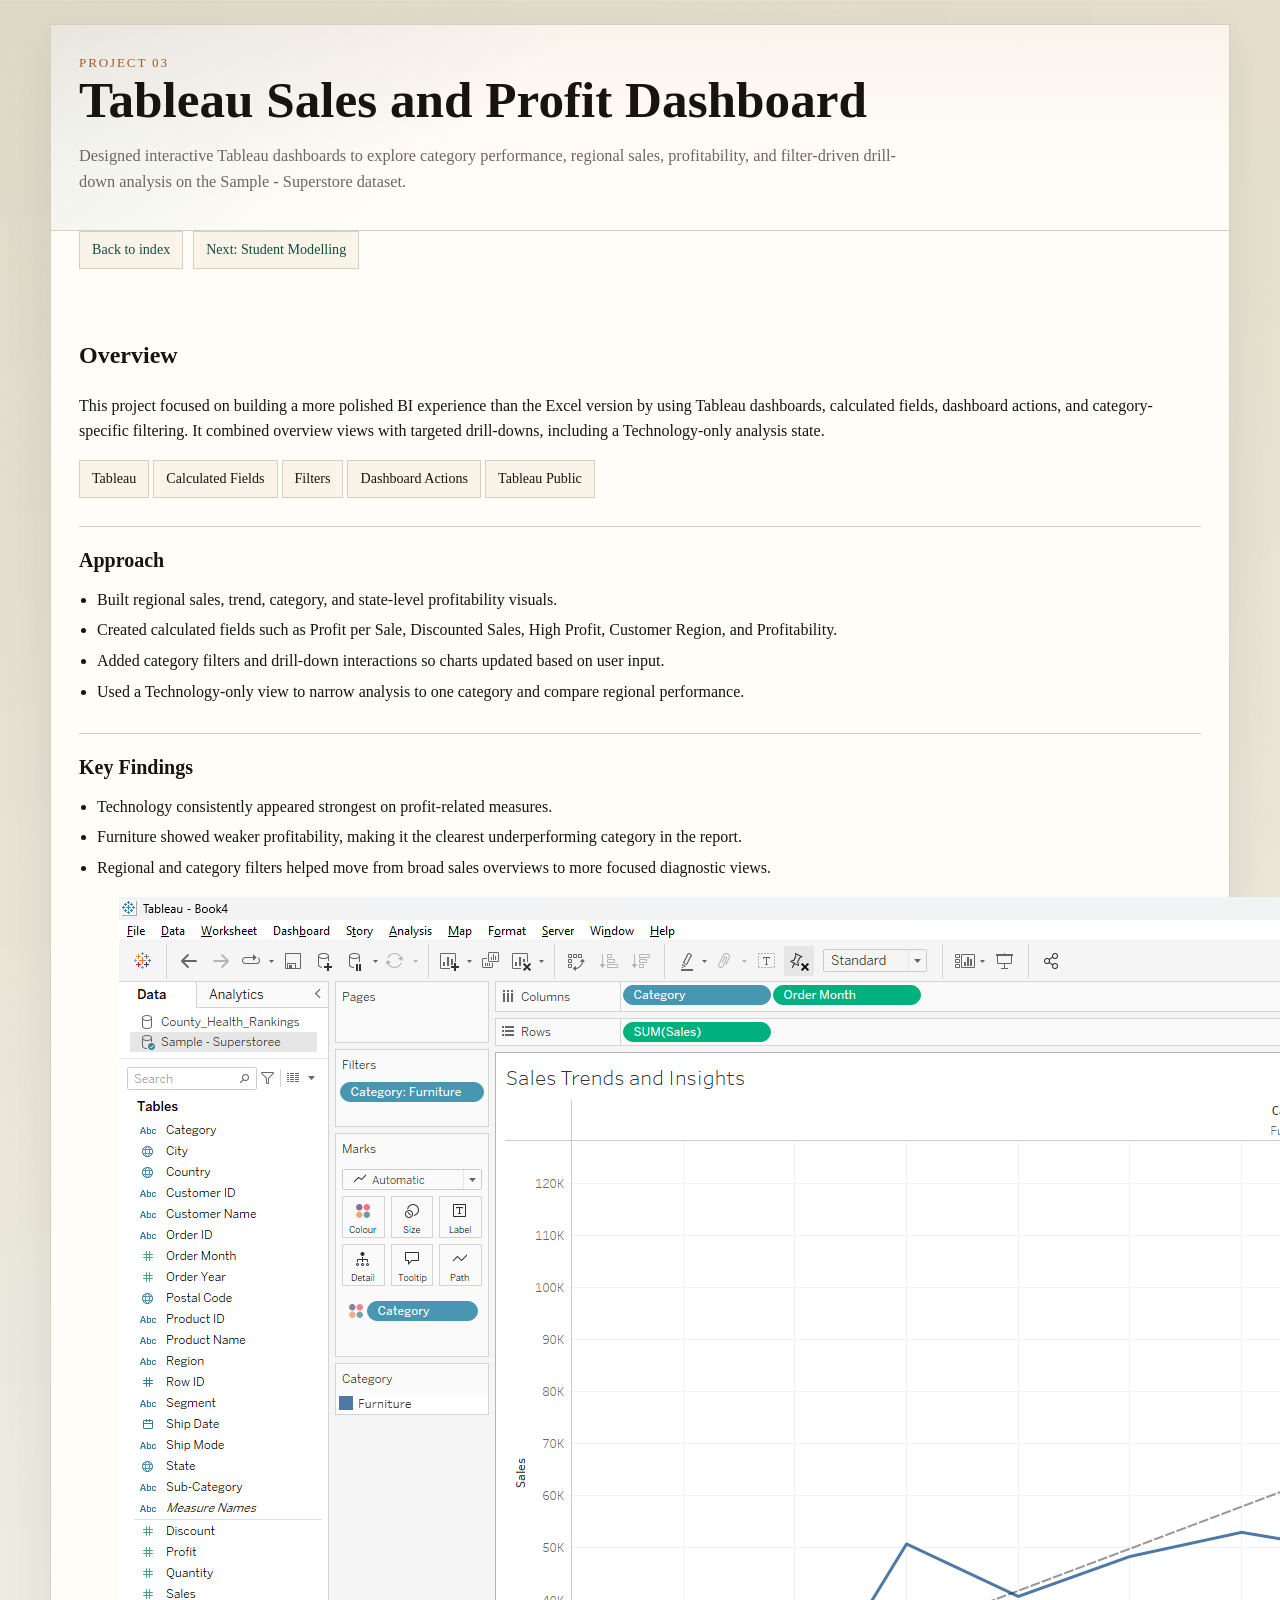
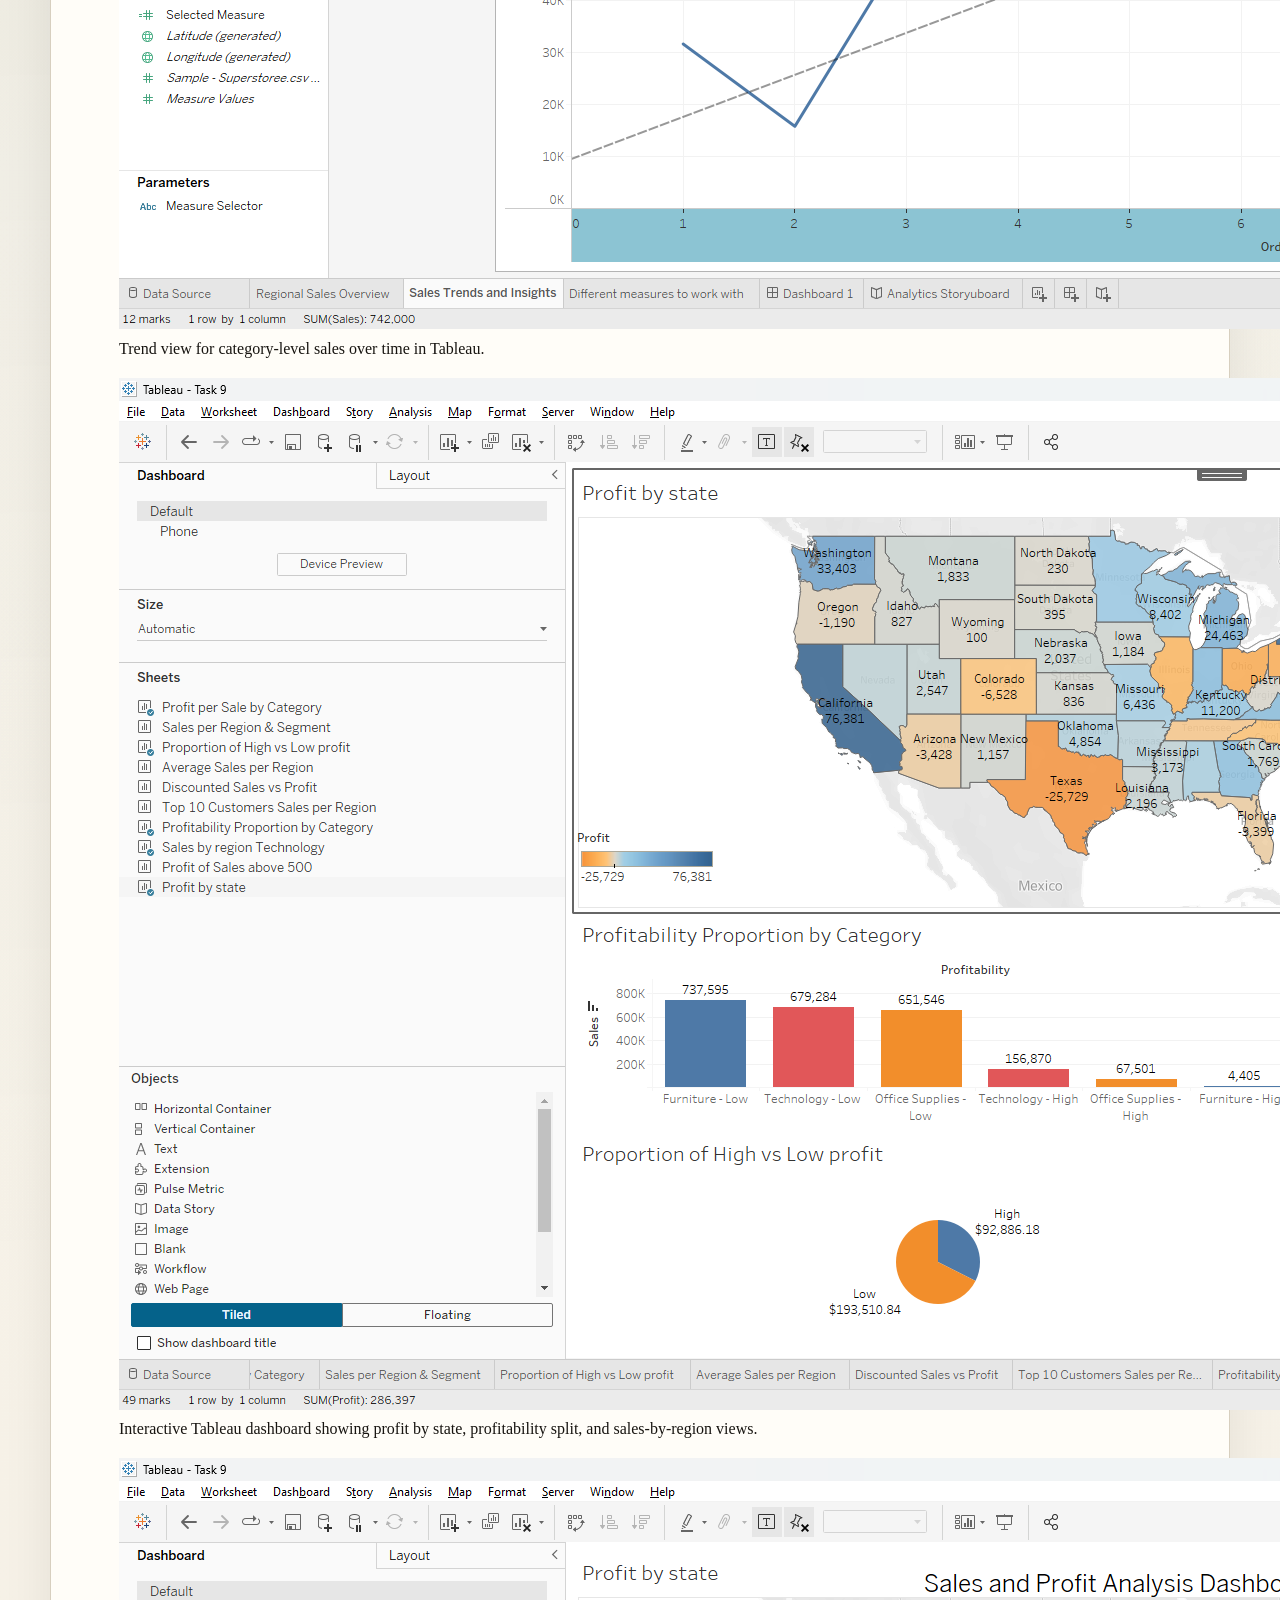
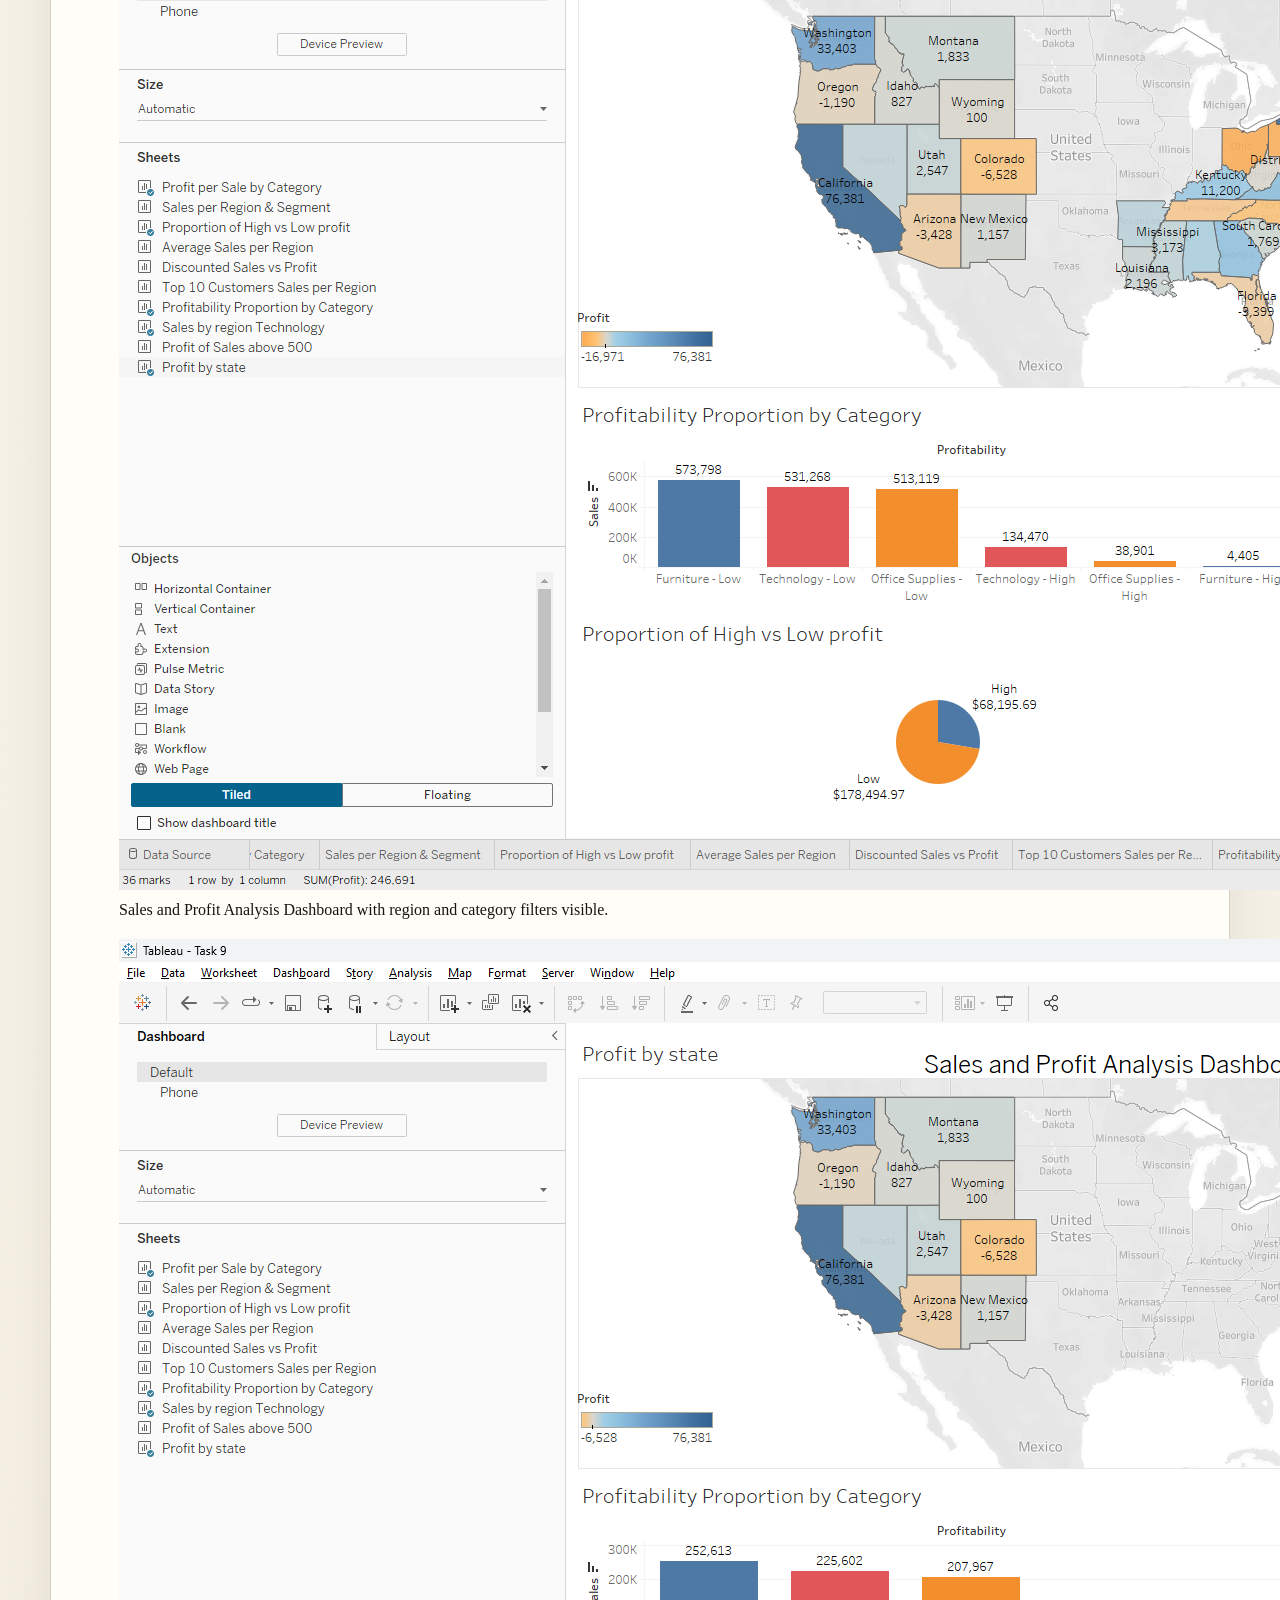
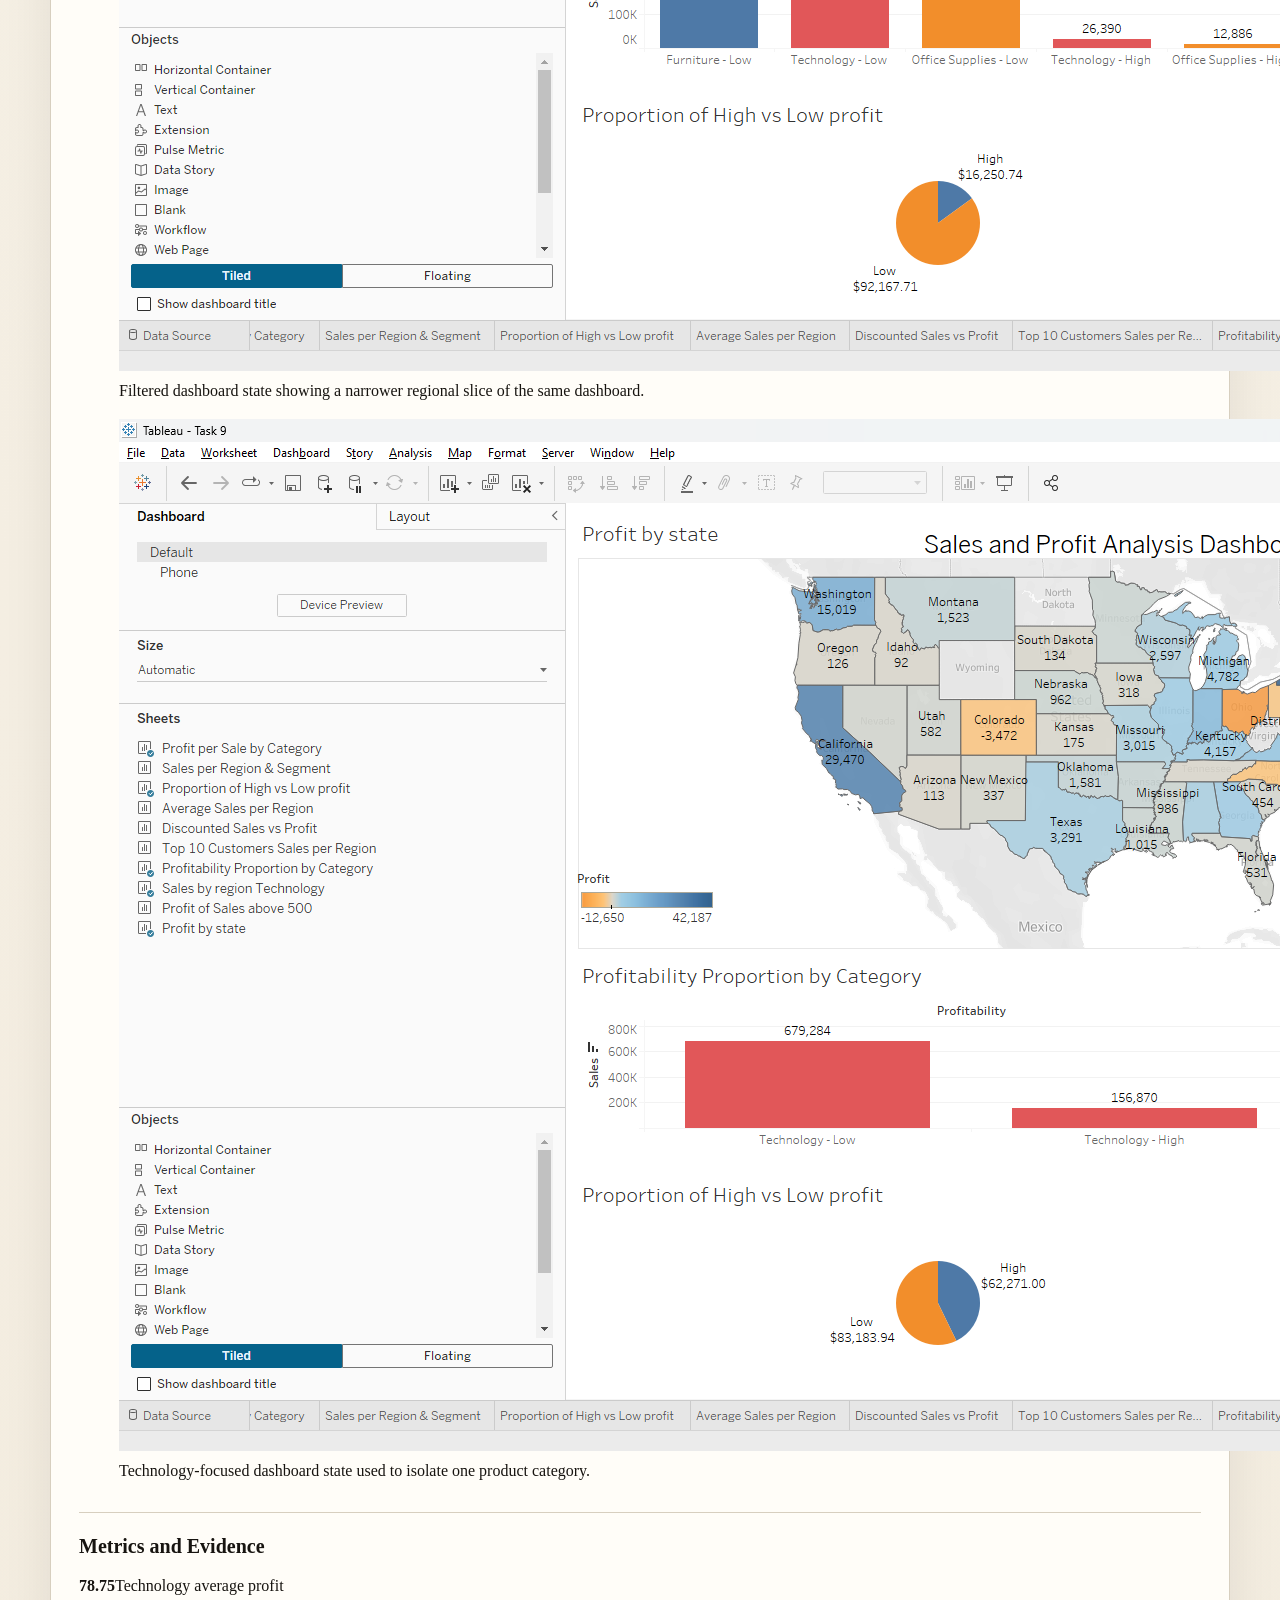
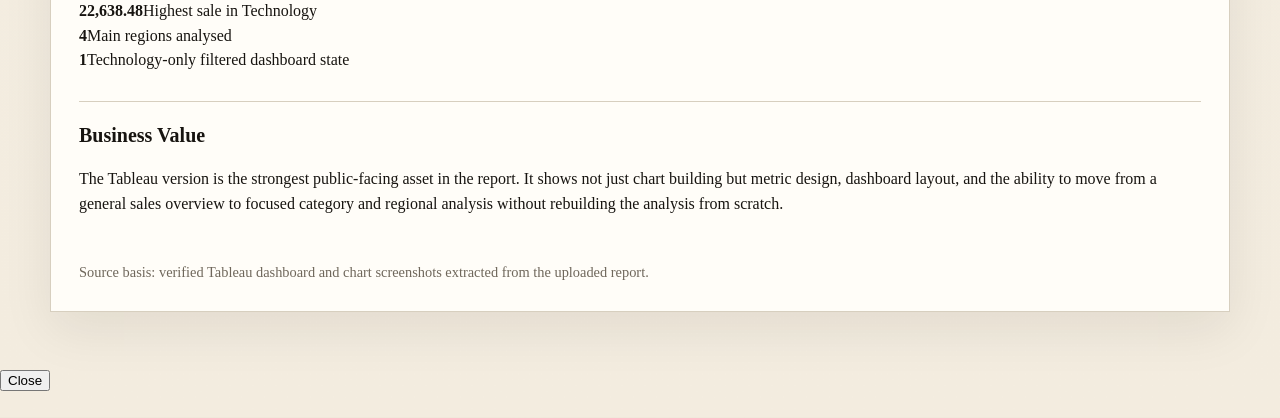
<file: tableau-superstore.html>
<!DOCTYPE html>
<html lang="en">
<head>
  <meta charset="UTF-8">
  <meta name="viewport" content="width=device-width, initial-scale=1.0">
  <title>Tableau Superstore Dashboard</title>
  <link rel="stylesheet" href="styles.css">
</head>
<body>
  <main class="shell">
    <section class="hero">
      <div class="eyebrow">Project 03</div>
      <h1>Tableau Sales and Profit Dashboard</h1>
      <p class="sub">Designed interactive Tableau dashboards to explore category performance, regional sales, profitability, and filter-driven drill-down analysis on the Sample - Superstore dataset.</p>
    </section>
    <nav class="nav">
      <a href="index.html">Back to index</a>
      <a href="student-ml.html">Next: Student Modelling</a>
    </nav>
    <section class="content">
      <div class="project">
        <div>
          <h2>Overview</h2>
          <p>This project focused on building a more polished BI experience than the Excel version by using Tableau dashboards, calculated fields, dashboard actions, and category-specific filtering. It combined overview views with targeted drill-downs, including a Technology-only analysis state.</p>
          <p><span class="pill">Tableau</span> <span class="pill">Calculated Fields</span> <span class="pill">Filters</span> <span class="pill">Dashboard Actions</span> <span class="pill">Tableau Public</span></p>
          <div class="section">
            <h2>Approach</h2>
            <ul>
              <li>Built regional sales, trend, category, and state-level profitability visuals.</li>
              <li>Created calculated fields such as Profit per Sale, Discounted Sales, High Profit, Customer Region, and Profitability.</li>
              <li>Added category filters and drill-down interactions so charts updated based on user input.</li>
              <li>Used a Technology-only view to narrow analysis to one category and compare regional performance.</li>
            </ul>
          </div>
          <div class="section">
            <h2>Key Findings</h2>
            <ul>
              <li>Technology consistently appeared strongest on profit-related measures.</li>
              <li>Furniture showed weaker profitability, making it the clearest underperforming category in the report.</li>
              <li>Regional and category filters helped move from broad sales overviews to more focused diagnostic views.</li>
            </ul>
          </div>
        </div>
        <div class="gallery">
          <figure>
            <img src="images/image75.png" alt="Regional sales overview in Tableau">
            <figcaption class="caption">Trend view for category-level sales over time in Tableau.</figcaption>
          </figure>
          <figure>
            <img src="images/image98.png" alt="Sales and profit dashboard in Tableau with category filters">
            <figcaption class="caption">Interactive Tableau dashboard showing profit by state, profitability split, and sales-by-region views.</figcaption>
          </figure>
          <figure>
            <img src="images/image99.png" alt="Sales and profit analysis dashboard in Tableau">
            <figcaption class="caption">Sales and Profit Analysis Dashboard with region and category filters visible.</figcaption>
          </figure>
          <figure>
            <img src="images/image100.png" alt="Sales and profit dashboard filtered by region in Tableau">
            <figcaption class="caption">Filtered dashboard state showing a narrower regional slice of the same dashboard.</figcaption>
          </figure>
          <figure>
            <img src="images/image101.png" alt="Technology-focused sales and profit dashboard in Tableau">
            <figcaption class="caption">Technology-focused dashboard state used to isolate one product category.</figcaption>
          </figure>
        </div>
      </div>
      <section class="section">
        <h2>Metrics and Evidence</h2>
        <div class="metrics">
          <div class="metric"><strong>78.75</strong>Technology average profit</div>
          <div class="metric"><strong>22,638.48</strong>Highest sale in Technology</div>
          <div class="metric"><strong>4</strong>Main regions analysed</div>
          <div class="metric"><strong>1</strong>Technology-only filtered dashboard state</div>
        </div>
      </section>
      <section class="section">
        <h2>Business Value</h2>
        <p>The Tableau version is the strongest public-facing asset in the report. It shows not just chart building but metric design, dashboard layout, and the ability to move from a general sales overview to focused category and regional analysis without rebuilding the analysis from scratch.</p>
      </section>
    </section>
    <div class="footer">Source basis: verified Tableau dashboard and chart screenshots extracted from the uploaded report.</div>
  </main>
  <script src="lightbox.js"></script>
</body>
</html>
</file>
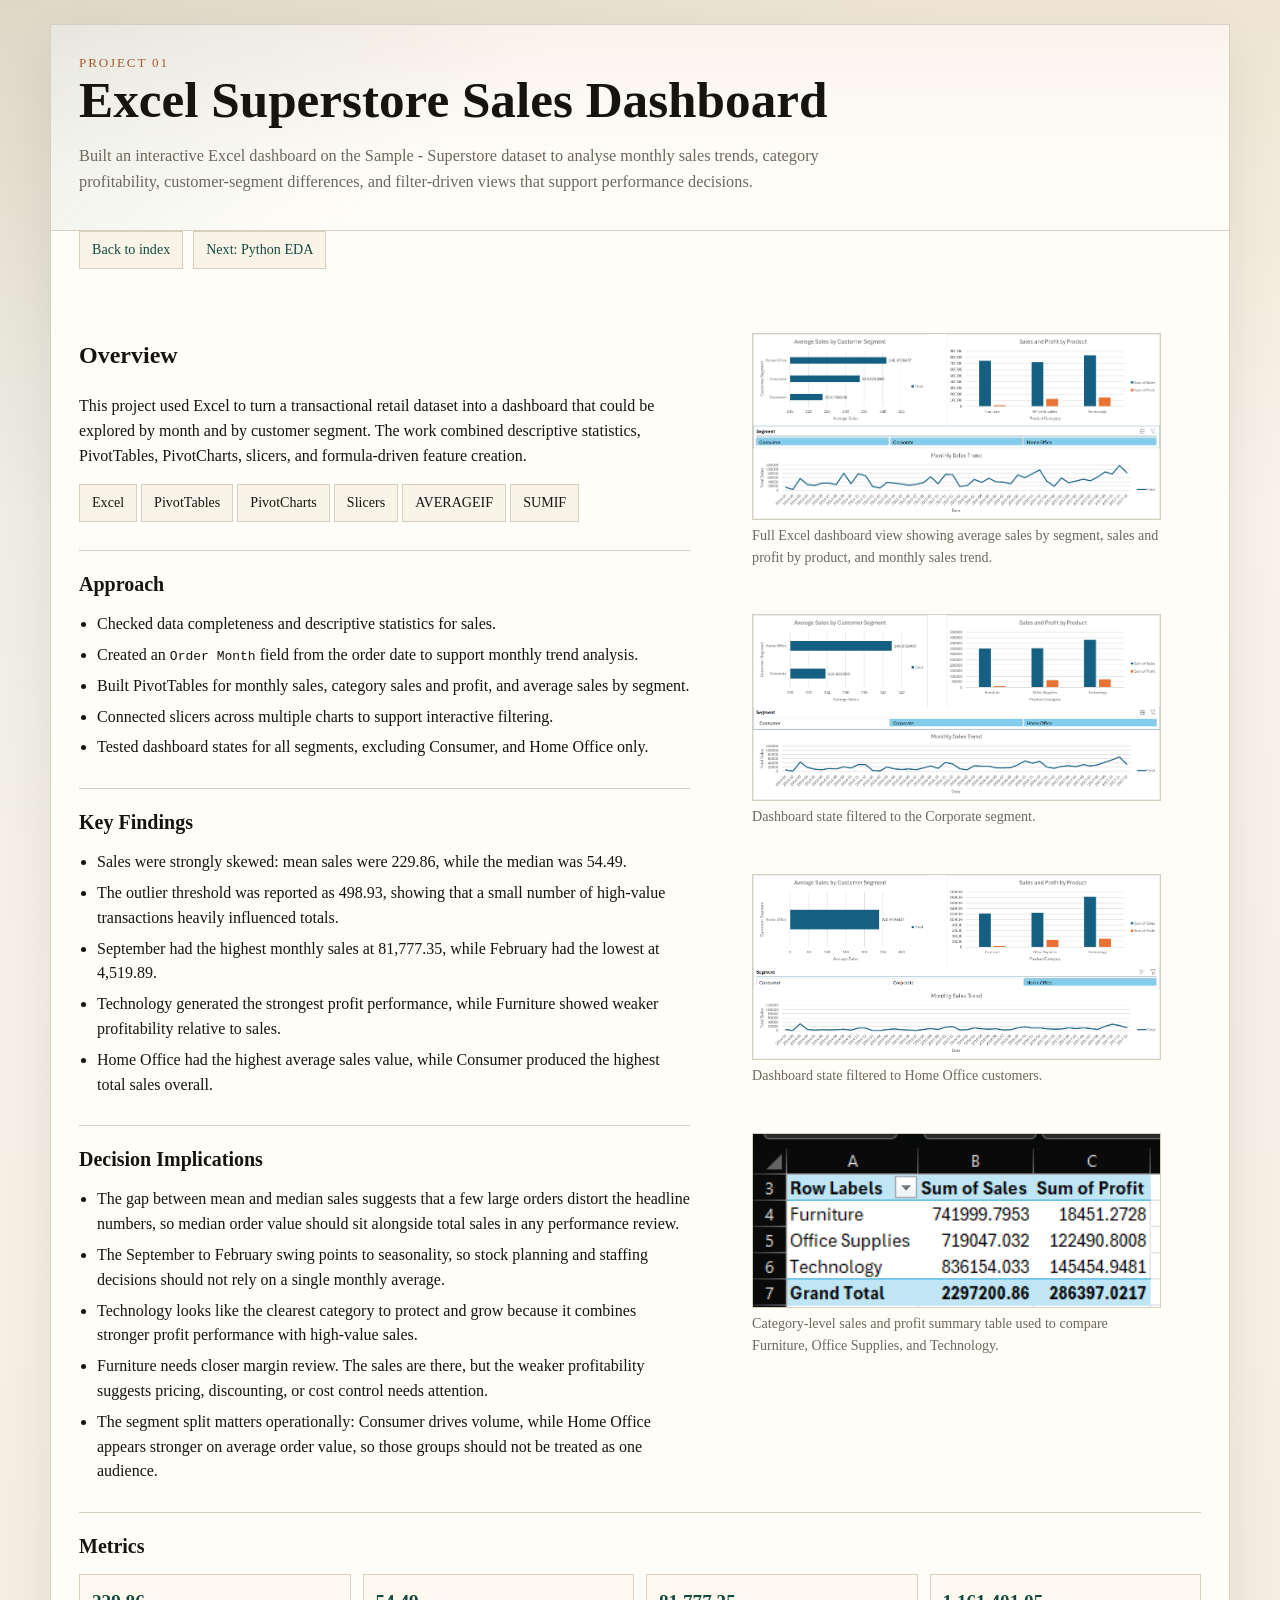
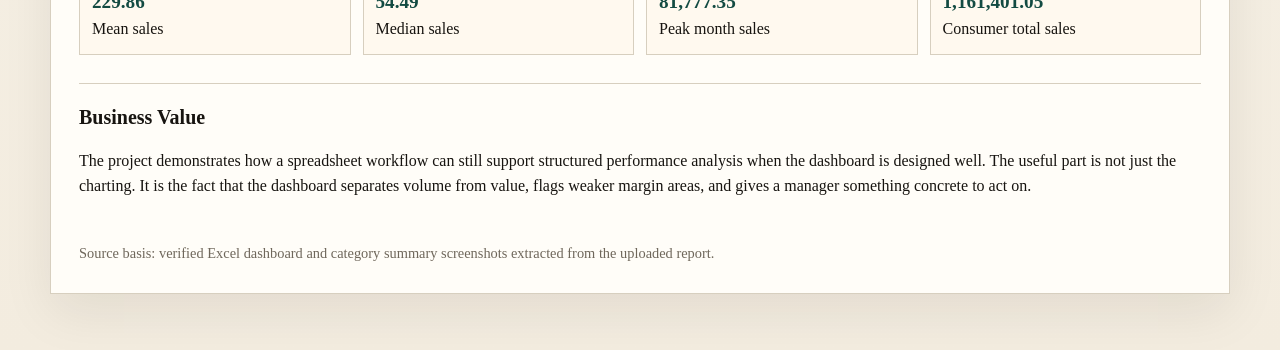
<file: projects/analytics/excel-superstore.html>
<!DOCTYPE html>
<html lang="en">
<head>
  <meta charset="UTF-8">
  <meta name="viewport" content="width=device-width, initial-scale=1.0">
  <title>Excel Superstore Dashboard</title>
  <link rel="stylesheet" href="styles.css">
</head>
<body>
  <main class="shell">
    <section class="hero">
      <div class="eyebrow">Project 01</div>
      <h1>Excel Superstore Sales Dashboard</h1>
      <p class="sub">Built an interactive Excel dashboard on the Sample - Superstore dataset to analyse monthly sales trends, category profitability, customer-segment differences, and filter-driven views that support performance decisions.</p>
    </section>
    <nav class="nav">
      <a href="index.html">Back to index</a>
      <a href="python-superstore.html">Next: Python EDA</a>
    </nav>
    <section class="content">
      <div class="project">
        <div>
          <h2>Overview</h2>
          <p>This project used Excel to turn a transactional retail dataset into a dashboard that could be explored by month and by customer segment. The work combined descriptive statistics, PivotTables, PivotCharts, slicers, and formula-driven feature creation.</p>
          <p><span class="pill">Excel</span> <span class="pill">PivotTables</span> <span class="pill">PivotCharts</span> <span class="pill">Slicers</span> <span class="pill">AVERAGEIF</span> <span class="pill">SUMIF</span></p>
          <div class="section">
            <h2>Approach</h2>
            <ul>
              <li>Checked data completeness and descriptive statistics for sales.</li>
              <li>Created an <code>Order Month</code> field from the order date to support monthly trend analysis.</li>
              <li>Built PivotTables for monthly sales, category sales and profit, and average sales by segment.</li>
              <li>Connected slicers across multiple charts to support interactive filtering.</li>
              <li>Tested dashboard states for all segments, excluding Consumer, and Home Office only.</li>
            </ul>
          </div>
          <div class="section">
            <h2>Key Findings</h2>
            <ul>
              <li>Sales were strongly skewed: mean sales were 229.86, while the median was 54.49.</li>
              <li>The outlier threshold was reported as 498.93, showing that a small number of high-value transactions heavily influenced totals.</li>
              <li>September had the highest monthly sales at 81,777.35, while February had the lowest at 4,519.89.</li>
              <li>Technology generated the strongest profit performance, while Furniture showed weaker profitability relative to sales.</li>
              <li>Home Office had the highest average sales value, while Consumer produced the highest total sales overall.</li>
            </ul>
          </div>
          <div class="section">
            <h2>Decision Implications</h2>
            <ul>
              <li>The gap between mean and median sales suggests that a few large orders distort the headline numbers, so median order value should sit alongside total sales in any performance review.</li>
              <li>The September to February swing points to seasonality, so stock planning and staffing decisions should not rely on a single monthly average.</li>
              <li>Technology looks like the clearest category to protect and grow because it combines stronger profit performance with high-value sales.</li>
              <li>Furniture needs closer margin review. The sales are there, but the weaker profitability suggests pricing, discounting, or cost control needs attention.</li>
              <li>The segment split matters operationally: Consumer drives volume, while Home Office appears stronger on average order value, so those groups should not be treated as one audience.</li>
            </ul>
          </div>
        </div>
        <div class="gallery">
          <figure>
            <img src="images/image25.png" alt="Excel dashboard with segment slicer and sales views">
            <figcaption class="caption">Full Excel dashboard view showing average sales by segment, sales and profit by product, and monthly sales trend.</figcaption>
          </figure>
          <figure>
            <img src="images/image26.png" alt="Excel dashboard filtered to Corporate segment">
            <figcaption class="caption">Dashboard state filtered to the Corporate segment.</figcaption>
          </figure>
          <figure>
            <img src="images/image27.png" alt="Excel dashboard filtered to Home Office">
            <figcaption class="caption">Dashboard state filtered to Home Office customers.</figcaption>
          </figure>
          <figure>
            <img src="images/image17.png" alt="Excel category sales and profit summary table">
            <figcaption class="caption">Category-level sales and profit summary table used to compare Furniture, Office Supplies, and Technology.</figcaption>
          </figure>
        </div>
      </div>
      <section class="section">
        <h2>Metrics</h2>
        <div class="metrics">
          <div class="metric"><strong>229.86</strong>Mean sales</div>
          <div class="metric"><strong>54.49</strong>Median sales</div>
          <div class="metric"><strong>81,777.35</strong>Peak month sales</div>
          <div class="metric"><strong>1,161,401.05</strong>Consumer total sales</div>
        </div>
      </section>
      <section class="section">
        <h2>Business Value</h2>
        <p>The project demonstrates how a spreadsheet workflow can still support structured performance analysis when the dashboard is designed well. The useful part is not just the charting. It is the fact that the dashboard separates volume from value, flags weaker margin areas, and gives a manager something concrete to act on.</p>
      </section>
    </section>
    <div class="footer">Source basis: verified Excel dashboard and category summary screenshots extracted from the uploaded report.</div>
  </main>
  <script src="lightbox.js"></script>
</body>
</html>
</file>
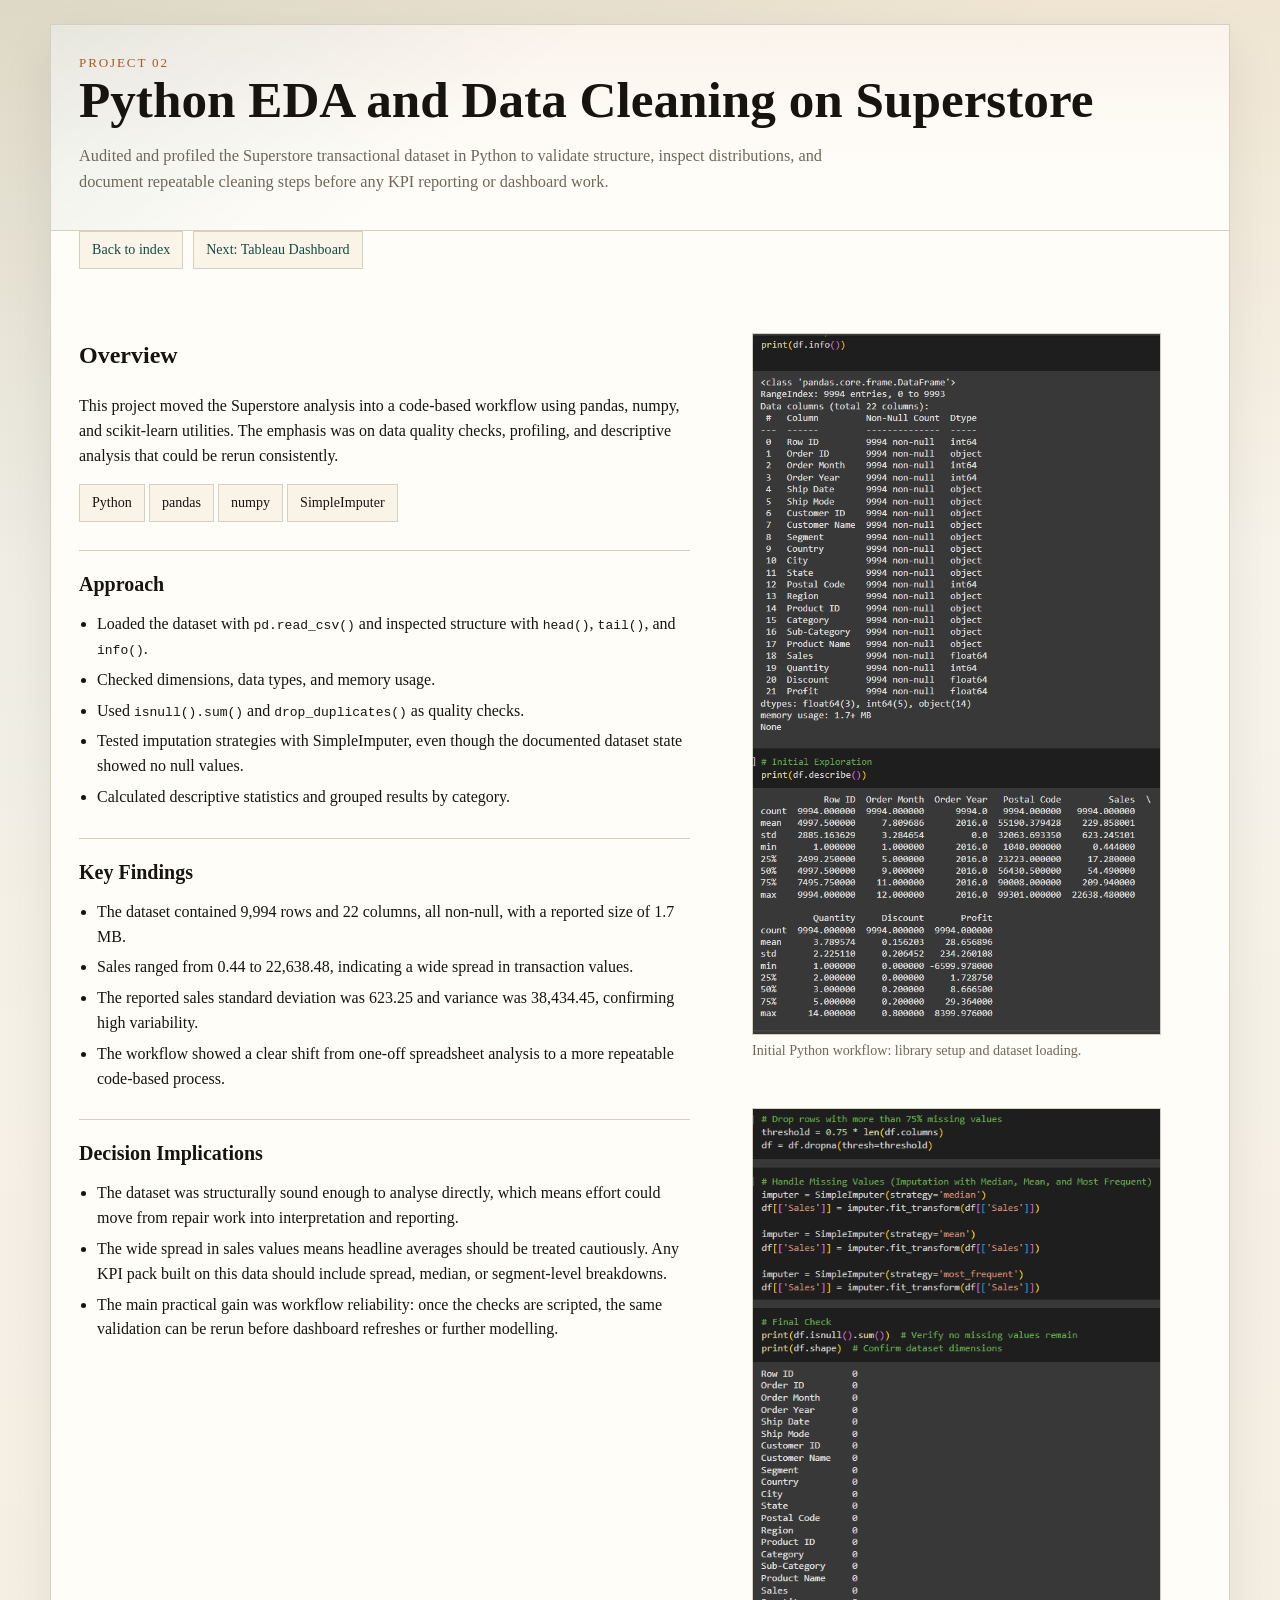
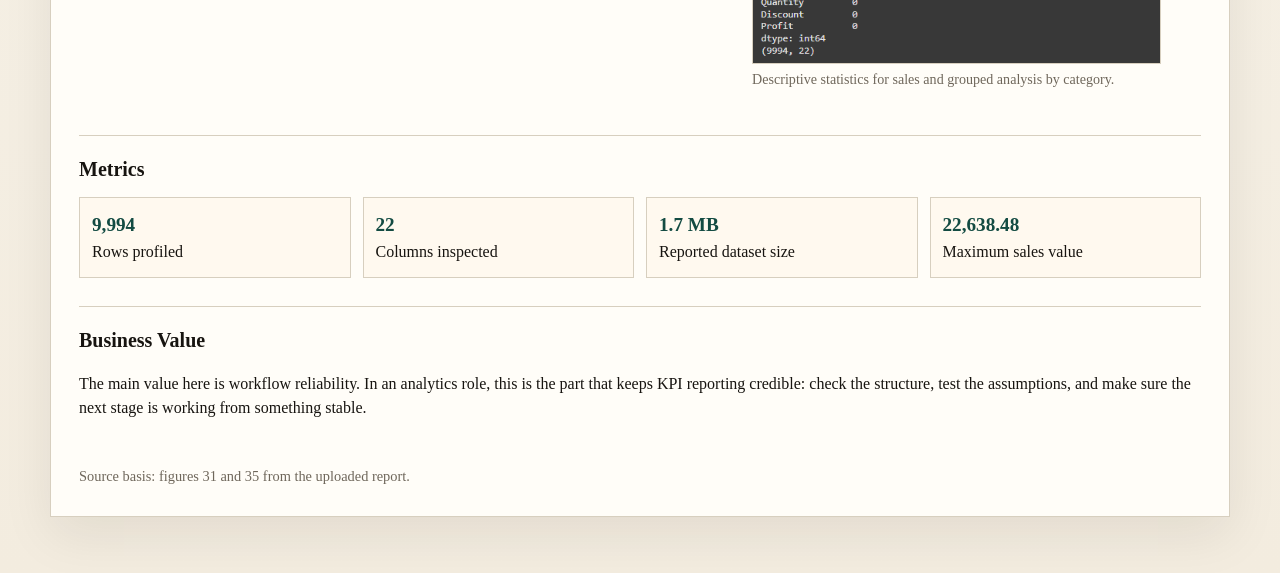
<file: projects/analytics/python-superstore.html>
<!DOCTYPE html>
<html lang="en">
<head>
  <meta charset="UTF-8">
  <meta name="viewport" content="width=device-width, initial-scale=1.0">
  <title>Python Superstore EDA</title>
  <link rel="stylesheet" href="styles.css">
</head>
<body>
  <main class="shell">
    <section class="hero">
      <div class="eyebrow">Project 02</div>
      <h1>Python EDA and Data Cleaning on Superstore</h1>
      <p class="sub">Audited and profiled the Superstore transactional dataset in Python to validate structure, inspect distributions, and document repeatable cleaning steps before any KPI reporting or dashboard work.</p>
    </section>
    <nav class="nav">
      <a href="index.html">Back to index</a>
      <a href="tableau-superstore.html">Next: Tableau Dashboard</a>
    </nav>
    <section class="content">
      <div class="project">
        <div>
          <h2>Overview</h2>
          <p>This project moved the Superstore analysis into a code-based workflow using pandas, numpy, and scikit-learn utilities. The emphasis was on data quality checks, profiling, and descriptive analysis that could be rerun consistently.</p>
          <p><span class="pill">Python</span> <span class="pill">pandas</span> <span class="pill">numpy</span> <span class="pill">SimpleImputer</span></p>
          <div class="section">
            <h2>Approach</h2>
            <ul>
              <li>Loaded the dataset with <code>pd.read_csv()</code> and inspected structure with <code>head()</code>, <code>tail()</code>, and <code>info()</code>.</li>
              <li>Checked dimensions, data types, and memory usage.</li>
              <li>Used <code>isnull().sum()</code> and <code>drop_duplicates()</code> as quality checks.</li>
              <li>Tested imputation strategies with SimpleImputer, even though the documented dataset state showed no null values.</li>
              <li>Calculated descriptive statistics and grouped results by category.</li>
            </ul>
          </div>
          <div class="section">
            <h2>Key Findings</h2>
            <ul>
              <li>The dataset contained 9,994 rows and 22 columns, all non-null, with a reported size of 1.7 MB.</li>
              <li>Sales ranged from 0.44 to 22,638.48, indicating a wide spread in transaction values.</li>
              <li>The reported sales standard deviation was 623.25 and variance was 38,434.45, confirming high variability.</li>
              <li>The workflow showed a clear shift from one-off spreadsheet analysis to a more repeatable code-based process.</li>
            </ul>
          </div>
          <div class="section">
            <h2>Decision Implications</h2>
            <ul>
              <li>The dataset was structurally sound enough to analyse directly, which means effort could move from repair work into interpretation and reporting.</li>
              <li>The wide spread in sales values means headline averages should be treated cautiously. Any KPI pack built on this data should include spread, median, or segment-level breakdowns.</li>
              <li>The main practical gain was workflow reliability: once the checks are scripted, the same validation can be rerun before dashboard refreshes or further modelling.</li>
            </ul>
          </div>
        </div>
        <div class="gallery">
          <figure>
            <img src="images/image54.png" alt="Python libraries and data loading screenshot">
            <figcaption class="caption">Initial Python workflow: library setup and dataset loading.</figcaption>
          </figure>
          <figure>
            <img src="images/image58.png" alt="Python descriptive statistics screenshot">
            <figcaption class="caption">Descriptive statistics for sales and grouped analysis by category.</figcaption>
          </figure>
        </div>
      </div>
      <section class="section">
        <h2>Metrics</h2>
        <div class="metrics">
          <div class="metric"><strong>9,994</strong>Rows profiled</div>
          <div class="metric"><strong>22</strong>Columns inspected</div>
          <div class="metric"><strong>1.7 MB</strong>Reported dataset size</div>
          <div class="metric"><strong>22,638.48</strong>Maximum sales value</div>
        </div>
      </section>
      <section class="section">
        <h2>Business Value</h2>
        <p>The main value here is workflow reliability. In an analytics role, this is the part that keeps KPI reporting credible: check the structure, test the assumptions, and make sure the next stage is working from something stable.</p>
      </section>
    </section>
    <div class="footer">Source basis: figures 31 and 35 from the uploaded report.</div>
  </main>
  <script src="lightbox.js"></script>
</body>
</html>
</file>
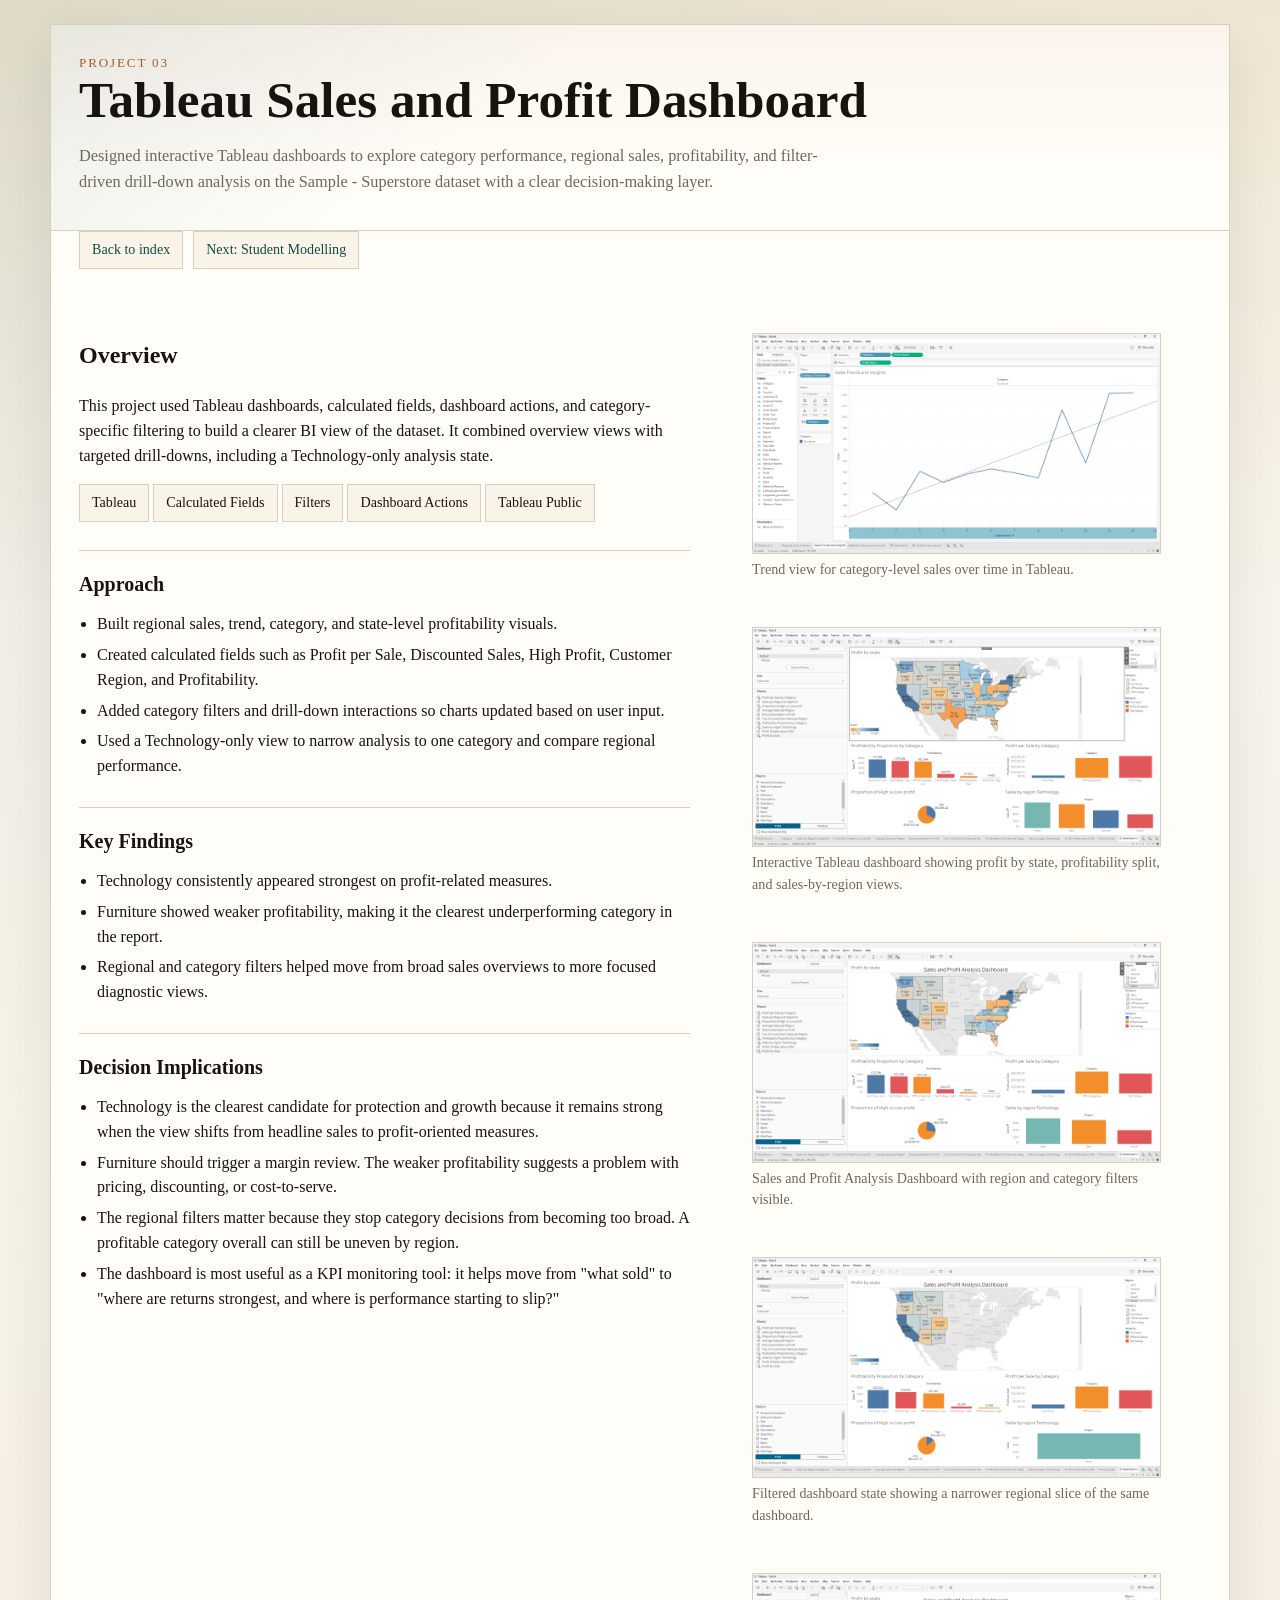
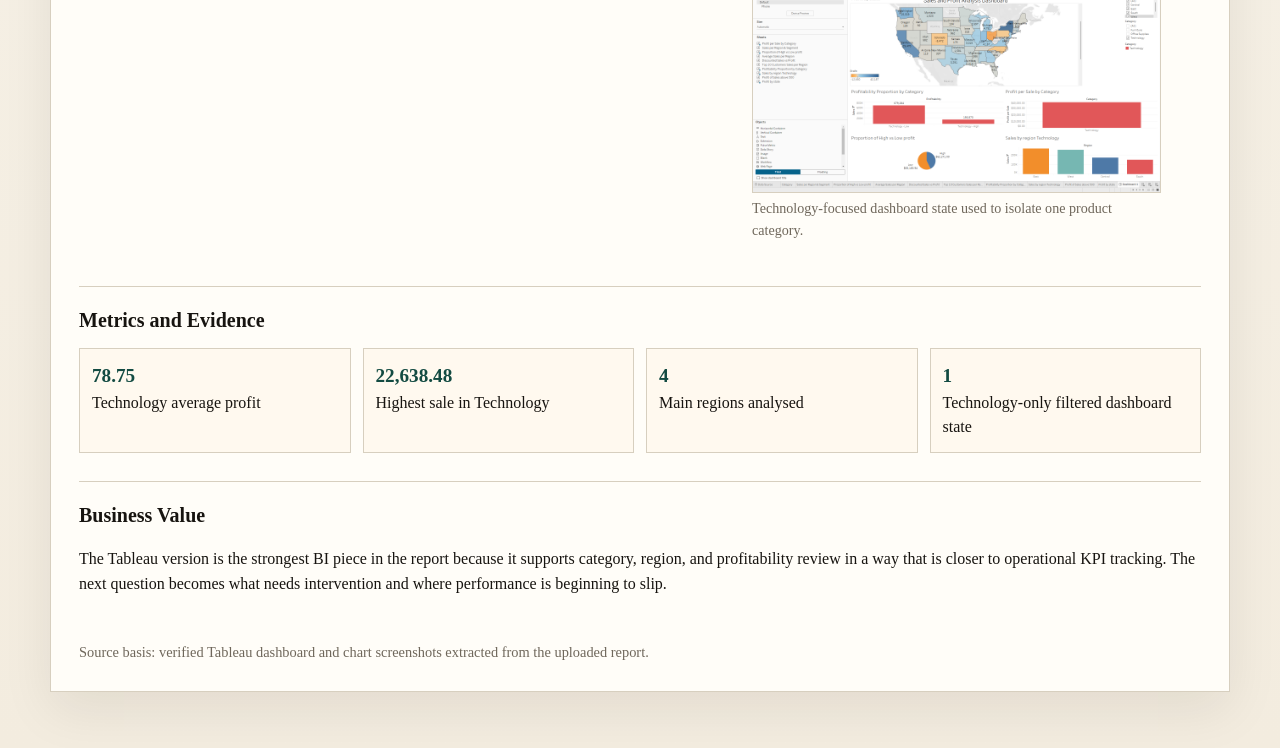
<file: projects/analytics/tableau-superstore.html>
<!DOCTYPE html>
<html lang="en">
<head>
  <meta charset="UTF-8">
  <meta name="viewport" content="width=device-width, initial-scale=1.0">
  <title>Tableau Superstore Dashboard</title>
  <link rel="stylesheet" href="styles.css">
</head>
<body>
  <main class="shell">
    <section class="hero">
      <div class="eyebrow">Project 03</div>
      <h1>Tableau Sales and Profit Dashboard</h1>
      <p class="sub">Designed interactive Tableau dashboards to explore category performance, regional sales, profitability, and filter-driven drill-down analysis on the Sample - Superstore dataset with a clear decision-making layer.</p>
    </section>
    <nav class="nav">
      <a href="index.html">Back to index</a>
      <a href="student-ml.html">Next: Student Modelling</a>
    </nav>
    <section class="content">
      <div class="project">
        <div>
          <h2>Overview</h2>
          <p>This project used Tableau dashboards, calculated fields, dashboard actions, and category-specific filtering to build a clearer BI view of the dataset. It combined overview views with targeted drill-downs, including a Technology-only analysis state.</p>
          <p><span class="pill">Tableau</span> <span class="pill">Calculated Fields</span> <span class="pill">Filters</span> <span class="pill">Dashboard Actions</span> <span class="pill">Tableau Public</span></p>
          <div class="section">
            <h2>Approach</h2>
            <ul>
              <li>Built regional sales, trend, category, and state-level profitability visuals.</li>
              <li>Created calculated fields such as Profit per Sale, Discounted Sales, High Profit, Customer Region, and Profitability.</li>
              <li>Added category filters and drill-down interactions so charts updated based on user input.</li>
              <li>Used a Technology-only view to narrow analysis to one category and compare regional performance.</li>
            </ul>
          </div>
          <div class="section">
            <h2>Key Findings</h2>
            <ul>
              <li>Technology consistently appeared strongest on profit-related measures.</li>
              <li>Furniture showed weaker profitability, making it the clearest underperforming category in the report.</li>
              <li>Regional and category filters helped move from broad sales overviews to more focused diagnostic views.</li>
            </ul>
          </div>
          <div class="section">
            <h2>Decision Implications</h2>
            <ul>
              <li>Technology is the clearest candidate for protection and growth because it remains strong when the view shifts from headline sales to profit-oriented measures.</li>
              <li>Furniture should trigger a margin review. The weaker profitability suggests a problem with pricing, discounting, or cost-to-serve.</li>
              <li>The regional filters matter because they stop category decisions from becoming too broad. A profitable category overall can still be uneven by region.</li>
              <li>The dashboard is most useful as a KPI monitoring tool: it helps move from "what sold" to "where are returns strongest, and where is performance starting to slip?"</li>
            </ul>
          </div>
        </div>
        <div class="gallery">
          <figure>
            <img src="images/image75.png" alt="Regional sales overview in Tableau">
            <figcaption class="caption">Trend view for category-level sales over time in Tableau.</figcaption>
          </figure>
          <figure>
            <img src="images/image98.png" alt="Sales and profit dashboard in Tableau with category filters">
            <figcaption class="caption">Interactive Tableau dashboard showing profit by state, profitability split, and sales-by-region views.</figcaption>
          </figure>
          <figure>
            <img src="images/image99.png" alt="Sales and profit analysis dashboard in Tableau">
            <figcaption class="caption">Sales and Profit Analysis Dashboard with region and category filters visible.</figcaption>
          </figure>
          <figure>
            <img src="images/image100.png" alt="Sales and profit dashboard filtered by region in Tableau">
            <figcaption class="caption">Filtered dashboard state showing a narrower regional slice of the same dashboard.</figcaption>
          </figure>
          <figure>
            <img src="images/image101.png" alt="Technology-focused sales and profit dashboard in Tableau">
            <figcaption class="caption">Technology-focused dashboard state used to isolate one product category.</figcaption>
          </figure>
        </div>
      </div>
      <section class="section">
        <h2>Metrics and Evidence</h2>
        <div class="metrics">
          <div class="metric"><strong>78.75</strong>Technology average profit</div>
          <div class="metric"><strong>22,638.48</strong>Highest sale in Technology</div>
          <div class="metric"><strong>4</strong>Main regions analysed</div>
          <div class="metric"><strong>1</strong>Technology-only filtered dashboard state</div>
        </div>
      </section>
      <section class="section">
        <h2>Business Value</h2>
        <p>The Tableau version is the strongest BI piece in the report because it supports category, region, and profitability review in a way that is closer to operational KPI tracking. The next question becomes what needs intervention and where performance is beginning to slip.</p>
      </section>
    </section>
    <div class="footer">Source basis: verified Tableau dashboard and chart screenshots extracted from the uploaded report.</div>
  </main>
  <script src="lightbox.js"></script>
</body>
</html>
</file>
<file: styles.css>
﻿:root {
  --sand: #f3ecdf;
  --paper: #fffdf8;
  --ink: #171410;
  --muted: #6f675b;
  --line: #d7cfbf;
  --forest: #134b42;
  --clay: #a55a2a;
  --rose: #7f2e27;
  --glow: radial-gradient(circle at top left, rgba(19, 75, 66, 0.08), transparent 42%);
}

* { box-sizing: border-box; }

body {
  margin: 0;
  font-family: Georgia, "Times New Roman", serif;
  background:
    var(--glow),
    linear-gradient(180deg, #efe5d2 0%, #f7f3ea 26%, #f3ecdf 100%);
  color: var(--ink);
  line-height: 1.55;
}

a {
  color: var(--forest);
  text-decoration: none;
}

a:hover { text-decoration: underline; }

.shell {
  width: min(1180px, calc(100vw - 32px));
  margin: 24px auto 56px;
  background: var(--paper);
  border: 1px solid var(--line);
  box-shadow: 0 18px 48px rgba(31, 21, 7, 0.08);
}

.hero {
  padding: 28px 28px 20px;
  border-bottom: 1px solid var(--line);
  background:
    linear-gradient(140deg, rgba(19, 75, 66, 0.08), transparent 38%),
    linear-gradient(180deg, rgba(165, 90, 42, 0.06), transparent 70%);
}

.hero h1 {
  margin: 0 0 8px;
  font-size: clamp(2rem, 4vw, 3.3rem);
  line-height: 1.05;
}

.eyebrow {
  font-size: 0.82rem;
  letter-spacing: 0.14em;
  text-transform: uppercase;
  color: var(--clay);
}

.sub {
  max-width: 820px;
  color: var(--muted);
  font-size: 1.02rem;
}

.nav {
  display: flex;
  flex-wrap: wrap;
  gap: 10px;
  padding: 0 28px 20px;
}

.nav a,
.pill {
  display: inline-block;
  padding: 7px 12px;
  border: 1px solid var(--line);
  background: #faf4e8;
  font-size: 0.88rem;
}

.content {
  padding: 28px;
}

.section {
  margin-top: 28px;
  padding-top: 18px;
  border-top: 1px solid var(--line);
}

.section h2 {
  margin: 0 0 12px;
  font-size: 1.25rem;
}

.lede {
  color: var(--muted);
  max-width: 760px;
}

.grid {
  display: grid;
  grid-template-columns: repeat(auto-fit, minmax(260px, 1fr));
  gap: 16px;
}

.feature-grid {
  display: grid;
  grid-template-columns: repeat(auto-fit, minmax(320px, 1fr));
  gap: 18px;
}

.card {
  border: 1px solid var(--line);
  padding: 16px;
  background: #fffaf1;
}

.card h3 {
  margin: 0 0 10px;
  font-size: 1.15rem;
}

.card p {
  margin: 0 0 12px;
}

.meta {
  color: var(--muted);
  font-size: 0.92rem;
}

.note {
  color: var(--rose);
  font-size: 0.92rem;
}

ul {
  margin: 10px 0 0 18px;
  padding: 0;
}

li + li {
  margin-top: 6px;
}

.footer {
  padding: 0 28px 28px;
  color: var(--muted);
  font-size: 0.9rem;
}
</file>
<file: case-studies/solent-alumni-redesign/styles.css>
:root {
  --paper: #fffdf8;
  --bg: #f3ede2;
  --ink: #171410;
  --muted: #6e6559;
  --line: #d8d0c0;
  --accent: #114b43;
  --accent2: #9c5928;
}
* { box-sizing: border-box; }
body {
  margin: 0;
  font-family: Georgia, "Times New Roman", serif;
  color: var(--ink);
  background: linear-gradient(180deg, #efe6d4 0%, #f7f3ea 26%, var(--bg) 100%);
  line-height: 1.56;
}
.page {
  width: min(1180px, calc(100vw - 32px));
  margin: 24px auto 56px;
  background: var(--paper);
  border: 1px solid var(--line);
  box-shadow: 0 18px 48px rgba(34, 24, 8, 0.08);
}
.hero {
  padding: 28px;
  border-bottom: 1px solid var(--line);
  background: linear-gradient(145deg, rgba(17, 75, 67, 0.08), transparent 36%);
}
.eyebrow {
  text-transform: uppercase;
  letter-spacing: 0.14em;
  color: var(--accent2);
  font-size: 0.82rem;
}
h1, h2 {
  margin: 0 0 12px;
  font-family: Cambria, Georgia, serif;
}
h1 { font-size: clamp(2rem, 4vw, 3.2rem); line-height: 1.06; }
h2 { font-size: 1.28rem; }
.sub, .caption, .footer, .note { color: var(--muted); }
.content { padding: 28px; }
.split {
  display: grid;
  grid-template-columns: 1.1fr 1fr;
  gap: 22px;
}
.section {
  margin-top: 24px;
  padding-top: 18px;
  border-top: 1px solid var(--line);
}
.pill {
  display: inline-block;
  padding: 7px 12px;
  margin: 0 8px 8px 0;
  border: 1px solid var(--line);
  background: #faf4e8;
  font-size: 0.88rem;
}
.gallery {
  display: grid;
  gap: 14px;
}
.gallery img {
  width: 100%;
  display: block;
  border: 1px solid var(--line);
  background: #fff;
  cursor: zoom-in;
}
.metrics {
  display: grid;
  grid-template-columns: repeat(auto-fit, minmax(180px, 1fr));
  gap: 12px;
}
.metric {
  border: 1px solid var(--line);
  padding: 12px;
  background: #fff9ef;
}
.metric strong {
  display: block;
  font-size: 1.2rem;
  color: var(--accent);
}
ul { margin: 10px 0 0 18px; padding: 0; }
li + li { margin-top: 6px; }
.footer { padding: 0 28px 28px; font-size: 0.9rem; }
.lightbox {
  position: fixed;
  inset: 0;
  display: none;
  align-items: center;
  justify-content: center;
  padding: 24px;
  background: rgba(18, 15, 11, 0.88);
  z-index: 9999;
}
.lightbox.open { display: flex; }
.lightbox-inner { max-width: min(1200px, 96vw); max-height: 92vh; }
.lightbox img {
  display: block;
  max-width: 100%;
  max-height: 82vh;
  background: #fff;
  border: 1px solid rgba(255,255,255,0.16);
}
.lightbox-caption { margin-top: 10px; color: #f2ece2; font-size: 0.92rem; }
.lightbox-close {
  position: absolute;
  top: 18px;
  right: 22px;
  font: inherit;
  color: #fff;
  background: rgba(255,255,255,0.08);
  border: 1px solid rgba(255,255,255,0.25);
  padding: 8px 12px;
  cursor: pointer;
}
@media (max-width: 900px) {
  .split { grid-template-columns: 1fr; }
}
</file>
<file: projects/analytics/styles.css>
:root {
  --sand: #f3ecdf;
  --paper: #fffdf8;
  --ink: #171410;
  --muted: #6f675b;
  --line: #d7cfbf;
  --forest: #134b42;
  --clay: #a55a2a;
  --rose: #7f2e27;
  --glow: radial-gradient(circle at top left, rgba(19, 75, 66, 0.08), transparent 42%);
}

* { box-sizing: border-box; }

body {
  margin: 0;
  font-family: Georgia, "Times New Roman", serif;
  background:
    var(--glow),
    linear-gradient(180deg, #efe5d2 0%, #f7f3ea 26%, #f3ecdf 100%);
  color: var(--ink);
  line-height: 1.55;
}

a {
  color: var(--forest);
  text-decoration: none;
}

a:hover { text-decoration: underline; }

.shell {
  width: min(1180px, calc(100vw - 32px));
  margin: 24px auto 56px;
  background: var(--paper);
  border: 1px solid var(--line);
  box-shadow: 0 18px 48px rgba(31, 21, 7, 0.08);
}

.hero {
  padding: 28px 28px 20px;
  border-bottom: 1px solid var(--line);
  background:
    linear-gradient(140deg, rgba(19, 75, 66, 0.08), transparent 38%),
    linear-gradient(180deg, rgba(165, 90, 42, 0.06), transparent 70%);
}

.hero h1 {
  margin: 0 0 8px;
  font-size: clamp(2rem, 4vw, 3.3rem);
  line-height: 1.05;
}

.eyebrow {
  font-size: 0.82rem;
  letter-spacing: 0.14em;
  text-transform: uppercase;
  color: var(--clay);
}

.sub {
  max-width: 760px;
  color: var(--muted);
  font-size: 1.02rem;
}

.nav {
  display: flex;
  flex-wrap: wrap;
  gap: 10px;
  padding: 0 28px 20px;
}

.nav a,
.pill {
  display: inline-block;
  padding: 7px 12px;
  border: 1px solid var(--line);
  background: #faf4e8;
  font-size: 0.88rem;
}

.content {
  padding: 28px;
}

.grid {
  display: grid;
  grid-template-columns: repeat(auto-fit, minmax(260px, 1fr));
  gap: 16px;
}

.card {
  border: 1px solid var(--line);
  padding: 16px;
  background: #fffaf1;
}

.card h2,
.section h2 {
  margin: 0 0 12px;
  font-size: 1.25rem;
}

.project {
  display: grid;
  grid-template-columns: 1.25fr 1fr;
  gap: 22px;
  align-items: start;
}

.project + .project {
  margin-top: 22px;
  padding-top: 22px;
  border-top: 1px solid var(--line);
}

.gallery {
  display: grid;
  gap: 14px;
}

.gallery img {
  width: 100%;
  display: block;
  border: 1px solid var(--line);
  background: #fff;
  cursor: zoom-in;
}

.caption {
  color: var(--muted);
  font-size: 0.88rem;
  margin-top: 5px;
}

.section {
  margin-top: 28px;
  padding-top: 18px;
  border-top: 1px solid var(--line);
}

.metrics {
  display: grid;
  grid-template-columns: repeat(auto-fit, minmax(190px, 1fr));
  gap: 12px;
}

.metric {
  border: 1px solid var(--line);
  background: #fff9ef;
  padding: 12px;
}

.metric strong {
  display: block;
  font-size: 1.2rem;
  color: var(--forest);
}

ul {
  margin: 10px 0 0 18px;
  padding: 0;
}

li + li {
  margin-top: 6px;
}

.note {
  color: var(--rose);
  font-size: 0.92rem;
}

.footer {
  padding: 0 28px 28px;
  color: var(--muted);
  font-size: 0.9rem;
}

.lightbox {
  position: fixed;
  inset: 0;
  display: none;
  align-items: center;
  justify-content: center;
  padding: 24px;
  background: rgba(17, 14, 10, 0.88);
  z-index: 9999;
}

.lightbox.open {
  display: flex;
}

.lightbox-inner {
  max-width: min(1200px, 96vw);
  max-height: 92vh;
}

.lightbox img {
  display: block;
  max-width: 100%;
  max-height: 82vh;
  border: 1px solid rgba(255, 255, 255, 0.16);
  box-shadow: 0 20px 50px rgba(0, 0, 0, 0.35);
  background: #fff;
}

.lightbox-caption {
  margin-top: 10px;
  color: #f3ede3;
  font-size: 0.92rem;
}

.lightbox-close {
  position: absolute;
  top: 18px;
  right: 22px;
  border: 1px solid rgba(255, 255, 255, 0.25);
  background: rgba(255, 255, 255, 0.08);
  color: #fff;
  padding: 8px 12px;
  cursor: pointer;
  font: inherit;
}

@media (max-width: 900px) {
  .project {
    grid-template-columns: 1fr;
  }
}
</file>
<file: projects/beed-eeg-classification/styles.css>
:root {
  --paper: #fffdf8;
  --bg: #f3ede2;
  --ink: #171410;
  --muted: #6e6559;
  --line: #d8d0c0;
  --accent: #114b43;
  --accent2: #9c5928;
}
* { box-sizing: border-box; }
body {
  margin: 0;
  font-family: Georgia, "Times New Roman", serif;
  color: var(--ink);
  background: linear-gradient(180deg, #efe6d4 0%, #f7f3ea 26%, var(--bg) 100%);
  line-height: 1.56;
}
.page {
  width: min(1180px, calc(100vw - 32px));
  margin: 24px auto 56px;
  background: var(--paper);
  border: 1px solid var(--line);
  box-shadow: 0 18px 48px rgba(34, 24, 8, 0.08);
}
.hero {
  padding: 28px;
  border-bottom: 1px solid var(--line);
  background: linear-gradient(145deg, rgba(17, 75, 67, 0.08), transparent 36%);
}
.eyebrow {
  text-transform: uppercase;
  letter-spacing: 0.14em;
  color: var(--accent2);
  font-size: 0.82rem;
}
h1, h2 {
  margin: 0 0 12px;
  font-family: Cambria, Georgia, serif;
}
h1 { font-size: clamp(2rem, 4vw, 3.2rem); line-height: 1.06; }
h2 { font-size: 1.28rem; }
.sub, .caption, .footer, .note { color: var(--muted); }
.pill {
  display: inline-block;
  padding: 7px 12px;
  margin: 0 8px 8px 0;
  border: 1px solid var(--line);
  background: #faf4e8;
  font-size: 0.88rem;
}
.content { padding: 28px; }
.split {
  display: grid;
  grid-template-columns: 1.1fr 1fr;
  gap: 22px;
}
.section {
  margin-top: 24px;
  padding-top: 18px;
  border-top: 1px solid var(--line);
}
.gallery {
  display: grid;
  gap: 14px;
}
.gallery img {
  width: 100%;
  display: block;
  border: 1px solid var(--line);
  background: #fff;
  cursor: zoom-in;
}
.metrics {
  display: grid;
  grid-template-columns: repeat(auto-fit, minmax(180px, 1fr));
  gap: 12px;
}
.metric {
  border: 1px solid var(--line);
  padding: 12px;
  background: #fff9ef;
}
.metric strong {
  display: block;
  font-size: 1.2rem;
  color: var(--accent);
}
ul { margin: 10px 0 0 18px; padding: 0; }
li + li { margin-top: 6px; }
.footer { padding: 0 28px 28px; font-size: 0.9rem; }
.lightbox {
  position: fixed;
  inset: 0;
  display: none;
  align-items: center;
  justify-content: center;
  padding: 24px;
  background: rgba(18, 15, 11, 0.88);
  z-index: 9999;
}
.lightbox.open { display: flex; }
.lightbox-inner { max-width: min(1200px, 96vw); max-height: 92vh; }
.lightbox img {
  display: block;
  max-width: 100%;
  max-height: 82vh;
  background: #fff;
  border: 1px solid rgba(255,255,255,0.16);
}
.lightbox-caption { margin-top: 10px; color: #f2ece2; font-size: 0.92rem; }
.lightbox-close {
  position: absolute;
  top: 18px;
  right: 22px;
  font: inherit;
  color: #fff;
  background: rgba(255,255,255,0.08);
  border: 1px solid rgba(255,255,255,0.25);
  padding: 8px 12px;
  cursor: pointer;
}
@media (max-width: 900px) {
  .split { grid-template-columns: 1fr; }
}
</file>
<file: projects/mkd-pharmacies/styles.css>
:root {
  --paper: #fffdf8;
  --bg: #f3ede2;
  --ink: #171410;
  --muted: #6e6559;
  --line: #d8d0c0;
  --accent: #114b43;
  --accent2: #9c5928;
}
* { box-sizing: border-box; }
body {
  margin: 0;
  font-family: Georgia, "Times New Roman", serif;
  color: var(--ink);
  background: linear-gradient(180deg, #efe6d4 0%, #f7f3ea 26%, var(--bg) 100%);
  line-height: 1.56;
}
a { color: var(--accent); text-decoration: none; }
a:hover { text-decoration: underline; }
.page {
  width: min(1180px, calc(100vw - 32px));
  margin: 24px auto 56px;
  background: var(--paper);
  border: 1px solid var(--line);
  box-shadow: 0 18px 48px rgba(34, 24, 8, 0.08);
}
.hero {
  padding: 28px;
  border-bottom: 1px solid var(--line);
  background: linear-gradient(145deg, rgba(17, 75, 67, 0.08), transparent 36%);
}
.eyebrow {
  text-transform: uppercase;
  letter-spacing: 0.14em;
  color: var(--accent2);
  font-size: 0.82rem;
}
h1, h2 {
  margin: 0 0 12px;
  font-family: Cambria, Georgia, serif;
}
h1 { font-size: clamp(2rem, 4vw, 3.2rem); line-height: 1.06; }
h2 { font-size: 1.28rem; }
.sub, .caption, .footer, .note { color: var(--muted); }
.nav {
  display: flex;
  flex-wrap: wrap;
  gap: 10px;
  padding: 0 28px 20px;
}
.nav a, .pill {
  display: inline-block;
  padding: 7px 12px;
  border: 1px solid var(--line);
  background: #faf4e8;
  font-size: 0.88rem;
}
.content { padding: 28px; }
.grid {
  display: grid;
  grid-template-columns: repeat(auto-fit, minmax(260px, 1fr));
  gap: 16px;
}
.card {
  border: 1px solid var(--line);
  padding: 16px;
  background: #fffaf1;
}
.split {
  display: grid;
  grid-template-columns: 1.1fr 1fr;
  gap: 22px;
}
.section {
  margin-top: 24px;
  padding-top: 18px;
  border-top: 1px solid var(--line);
}
.gallery {
  display: grid;
  gap: 14px;
}
.gallery img {
  width: 100%;
  display: block;
  border: 1px solid var(--line);
  background: #fff;
  cursor: zoom-in;
}
.metrics {
  display: grid;
  grid-template-columns: repeat(auto-fit, minmax(180px, 1fr));
  gap: 12px;
}
.metric {
  border: 1px solid var(--line);
  padding: 12px;
  background: #fff9ef;
}
.metric strong {
  display: block;
  font-size: 1.2rem;
  color: var(--accent);
}
ul { margin: 10px 0 0 18px; padding: 0; }
li + li { margin-top: 6px; }
.footer { padding: 0 28px 28px; font-size: 0.9rem; }
.lightbox {
  position: fixed;
  inset: 0;
  display: none;
  align-items: center;
  justify-content: center;
  padding: 24px;
  background: rgba(18, 15, 11, 0.88);
  z-index: 9999;
}
.lightbox.open { display: flex; }
.lightbox-inner { max-width: min(1200px, 96vw); max-height: 92vh; }
.lightbox img {
  display: block;
  max-width: 100%;
  max-height: 82vh;
  background: #fff;
  border: 1px solid rgba(255,255,255,0.16);
}
.lightbox-caption { margin-top: 10px; color: #f2ece2; font-size: 0.92rem; }
.lightbox-close {
  position: absolute;
  top: 18px;
  right: 22px;
  font: inherit;
  color: #fff;
  background: rgba(255,255,255,0.08);
  border: 1px solid rgba(255,255,255,0.25);
  padding: 8px 12px;
  cursor: pointer;
}
@media (max-width: 900px) {
  .split { grid-template-columns: 1fr; }
}
</file>
<file: projects/warehouse-management-system/styles.css>
:root {
  --paper: #fffdf8;
  --bg: #f2ecdf;
  --ink: #181410;
  --muted: #6d6458;
  --line: #d7cfbf;
  --accent: #154d45;
  --accent2: #a05d2a;
}

* { box-sizing: border-box; }
body {
  margin: 0;
  font-family: Georgia, "Times New Roman", serif;
  color: var(--ink);
  background: linear-gradient(180deg, #efe6d5 0%, #f7f3ea 26%, var(--bg) 100%);
  line-height: 1.55;
}
.page {
  width: min(1160px, calc(100vw - 32px));
  margin: 24px auto 56px;
  background: var(--paper);
  border: 1px solid var(--line);
  box-shadow: 0 18px 48px rgba(34, 24, 8, 0.08);
}
.hero {
  padding: 28px;
  border-bottom: 1px solid var(--line);
  background: linear-gradient(145deg, rgba(21, 77, 69, 0.08), transparent 36%);
}
.eyebrow {
  text-transform: uppercase;
  letter-spacing: 0.14em;
  color: var(--accent2);
  font-size: 0.82rem;
}
h1, h2 {
  margin: 0 0 12px;
  font-family: Cambria, Georgia, serif;
}
h1 { font-size: clamp(2rem, 4vw, 3.2rem); line-height: 1.06; }
h2 { font-size: 1.3rem; }
.sub, .footer, .caption, .note { color: var(--muted); }
.content { padding: 28px; }
.grid {
  display: grid;
  grid-template-columns: 1.15fr 1fr;
  gap: 22px;
}
.section {
  margin-top: 24px;
  padding-top: 18px;
  border-top: 1px solid var(--line);
}
.pills { margin: 10px 0 0; }
.pill {
  display: inline-block;
  padding: 7px 12px;
  margin: 0 8px 8px 0;
  border: 1px solid var(--line);
  background: #faf4e8;
  font-size: 0.88rem;
}
.gallery {
  display: grid;
  gap: 14px;
}
.gallery img {
  width: 100%;
  display: block;
  border: 1px solid var(--line);
  cursor: zoom-in;
  background: #fff;
}
.metrics {
  display: grid;
  grid-template-columns: repeat(auto-fit, minmax(180px, 1fr));
  gap: 12px;
}
.metric {
  border: 1px solid var(--line);
  padding: 12px;
  background: #fff9ef;
}
.metric strong {
  display: block;
  color: var(--accent);
  font-size: 1.2rem;
}
ul { margin: 10px 0 0 18px; padding: 0; }
li + li { margin-top: 6px; }
.footer { padding: 0 28px 28px; font-size: 0.9rem; }

.lightbox {
  position: fixed;
  inset: 0;
  display: none;
  align-items: center;
  justify-content: center;
  padding: 24px;
  background: rgba(18, 15, 11, 0.88);
  z-index: 9999;
}
.lightbox.open { display: flex; }
.lightbox-inner { max-width: min(1200px, 96vw); max-height: 92vh; }
.lightbox img {
  display: block;
  max-width: 100%;
  max-height: 82vh;
  background: #fff;
  border: 1px solid rgba(255,255,255,0.16);
}
.lightbox-caption { margin-top: 10px; color: #f2ece2; font-size: 0.92rem; }
.lightbox-close {
  position: absolute;
  top: 18px;
  right: 22px;
  font: inherit;
  color: #fff;
  background: rgba(255,255,255,0.08);
  border: 1px solid rgba(255,255,255,0.25);
  padding: 8px 12px;
  cursor: pointer;
}
@media (max-width: 900px) {
  .grid { grid-template-columns: 1fr; }
}
</file>
<file: projects/web-applications/styles.css>
:root {
  --paper: #fffdf8;
  --bg: #f3ede2;
  --ink: #171410;
  --muted: #6e6559;
  --line: #d8d0c0;
  --accent: #114b43;
  --accent2: #9c5928;
}
* { box-sizing: border-box; }
body {
  margin: 0;
  font-family: Georgia, "Times New Roman", serif;
  color: var(--ink);
  background: linear-gradient(180deg, #efe6d4 0%, #f7f3ea 26%, var(--bg) 100%);
  line-height: 1.56;
}
a { color: var(--accent); text-decoration: none; }
a:hover { text-decoration: underline; }
.page {
  width: min(1180px, calc(100vw - 32px));
  margin: 24px auto 56px;
  background: var(--paper);
  border: 1px solid var(--line);
  box-shadow: 0 18px 48px rgba(34, 24, 8, 0.08);
}
.hero {
  padding: 28px;
  border-bottom: 1px solid var(--line);
  background: linear-gradient(145deg, rgba(17, 75, 67, 0.08), transparent 36%);
}
.eyebrow {
  text-transform: uppercase;
  letter-spacing: 0.14em;
  color: var(--accent2);
  font-size: 0.82rem;
}
h1, h2 {
  margin: 0 0 12px;
  font-family: Cambria, Georgia, serif;
}
h1 { font-size: clamp(2rem, 4vw, 3.2rem); line-height: 1.06; }
h2 { font-size: 1.28rem; }
.sub, .caption, .footer, .note { color: var(--muted); }
.nav {
  display: flex;
  flex-wrap: wrap;
  gap: 10px;
  padding: 0 28px 20px;
}
.nav a, .pill {
  display: inline-block;
  padding: 7px 12px;
  border: 1px solid var(--line);
  background: #faf4e8;
  font-size: 0.88rem;
}
.content { padding: 28px; }
.grid {
  display: grid;
  grid-template-columns: repeat(auto-fit, minmax(260px, 1fr));
  gap: 16px;
}
.card {
  border: 1px solid var(--line);
  padding: 16px;
  background: #fffaf1;
}
.split {
  display: grid;
  grid-template-columns: 1.1fr 1fr;
  gap: 22px;
}
.section {
  margin-top: 24px;
  padding-top: 18px;
  border-top: 1px solid var(--line);
}
.gallery {
  display: grid;
  gap: 14px;
}
.gallery img {
  width: 100%;
  display: block;
  border: 1px solid var(--line);
  background: #fff;
  cursor: zoom-in;
}
.metrics {
  display: grid;
  grid-template-columns: repeat(auto-fit, minmax(180px, 1fr));
  gap: 12px;
}
.metric {
  border: 1px solid var(--line);
  padding: 12px;
  background: #fff9ef;
}
.metric strong {
  display: block;
  font-size: 1.2rem;
  color: var(--accent);
}
ul { margin: 10px 0 0 18px; padding: 0; }
li + li { margin-top: 6px; }
.footer { padding: 0 28px 28px; font-size: 0.9rem; }
.lightbox {
  position: fixed;
  inset: 0;
  display: none;
  align-items: center;
  justify-content: center;
  padding: 24px;
  background: rgba(18, 15, 11, 0.88);
  z-index: 9999;
}
.lightbox.open { display: flex; }
.lightbox-inner { max-width: min(1200px, 96vw); max-height: 92vh; }
.lightbox img {
  display: block;
  max-width: 100%;
  max-height: 82vh;
  background: #fff;
  border: 1px solid rgba(255,255,255,0.16);
}
.lightbox-caption { margin-top: 10px; color: #f2ece2; font-size: 0.92rem; }
.lightbox-close {
  position: absolute;
  top: 18px;
  right: 22px;
  font: inherit;
  color: #fff;
  background: rgba(255,255,255,0.08);
  border: 1px solid rgba(255,255,255,0.25);
  padding: 8px 12px;
  cursor: pointer;
}
@media (max-width: 900px) {
  .split { grid-template-columns: 1fr; }
}
</file>
